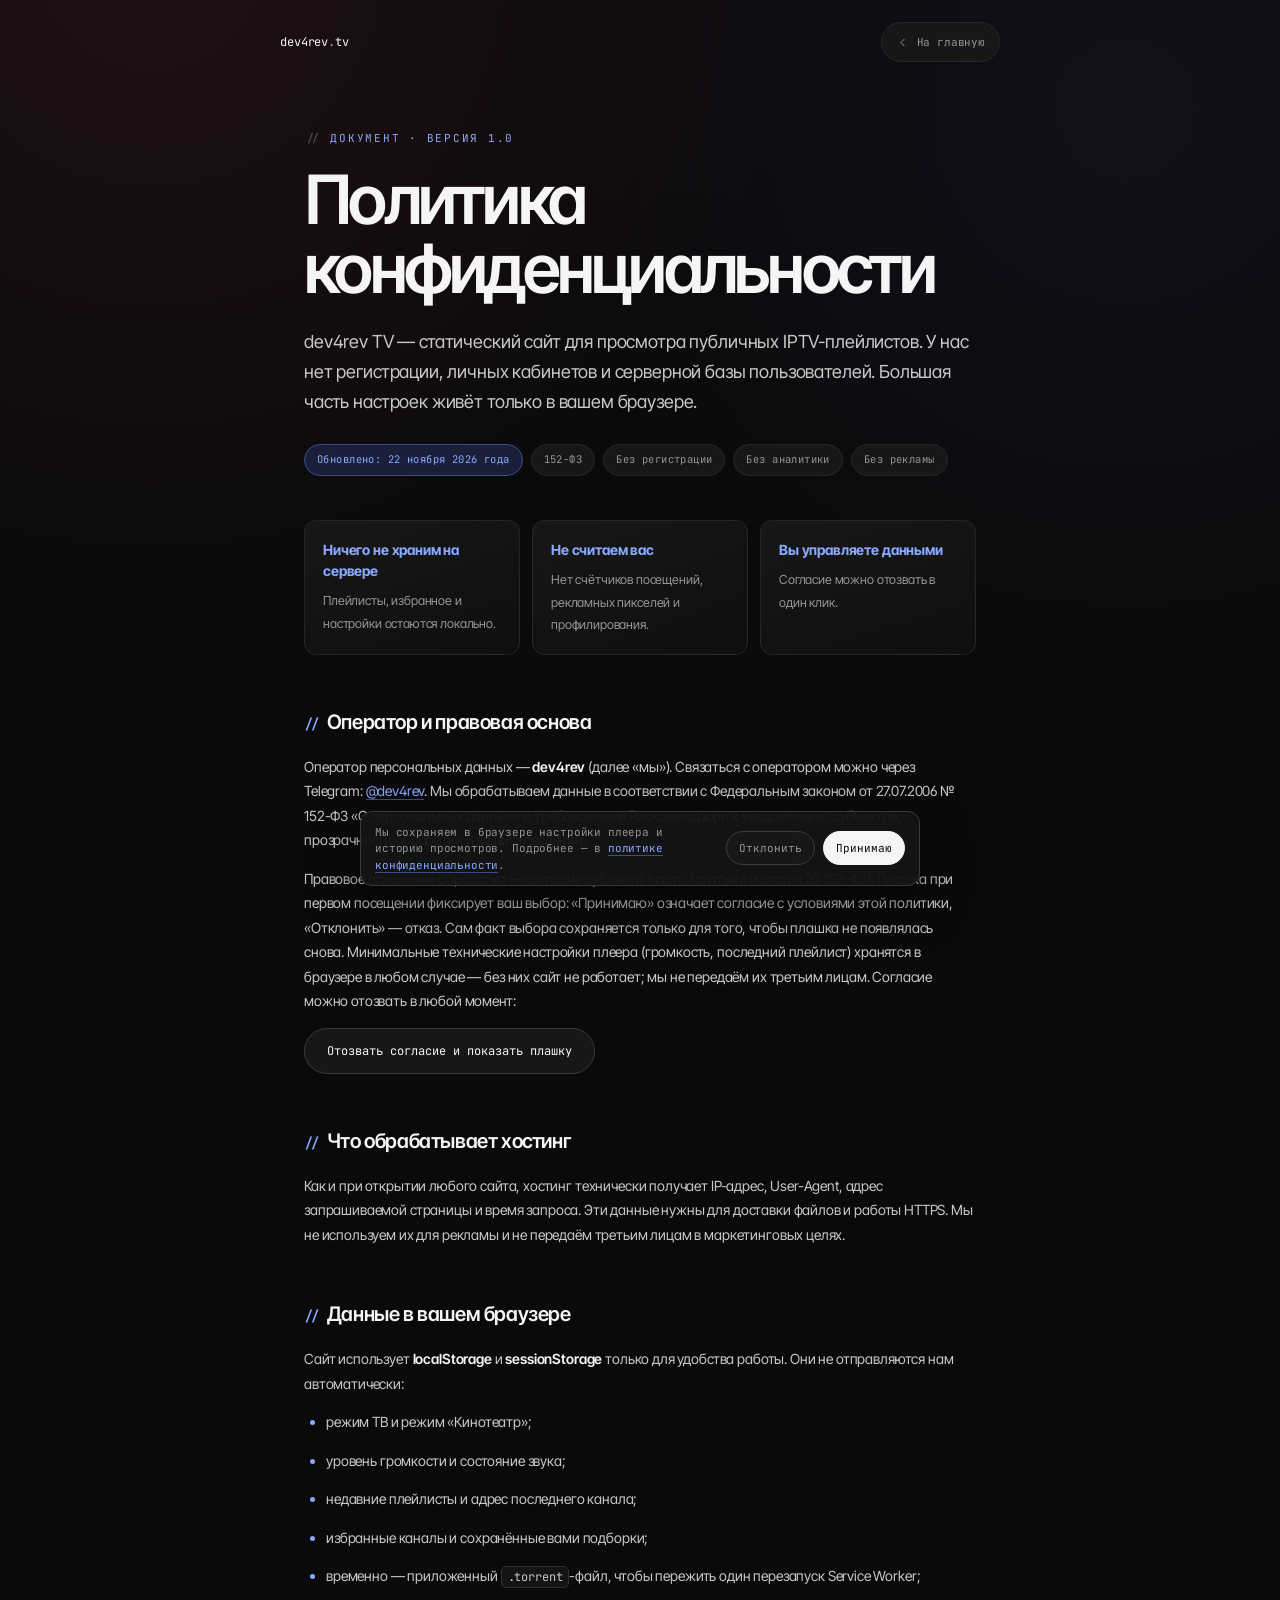
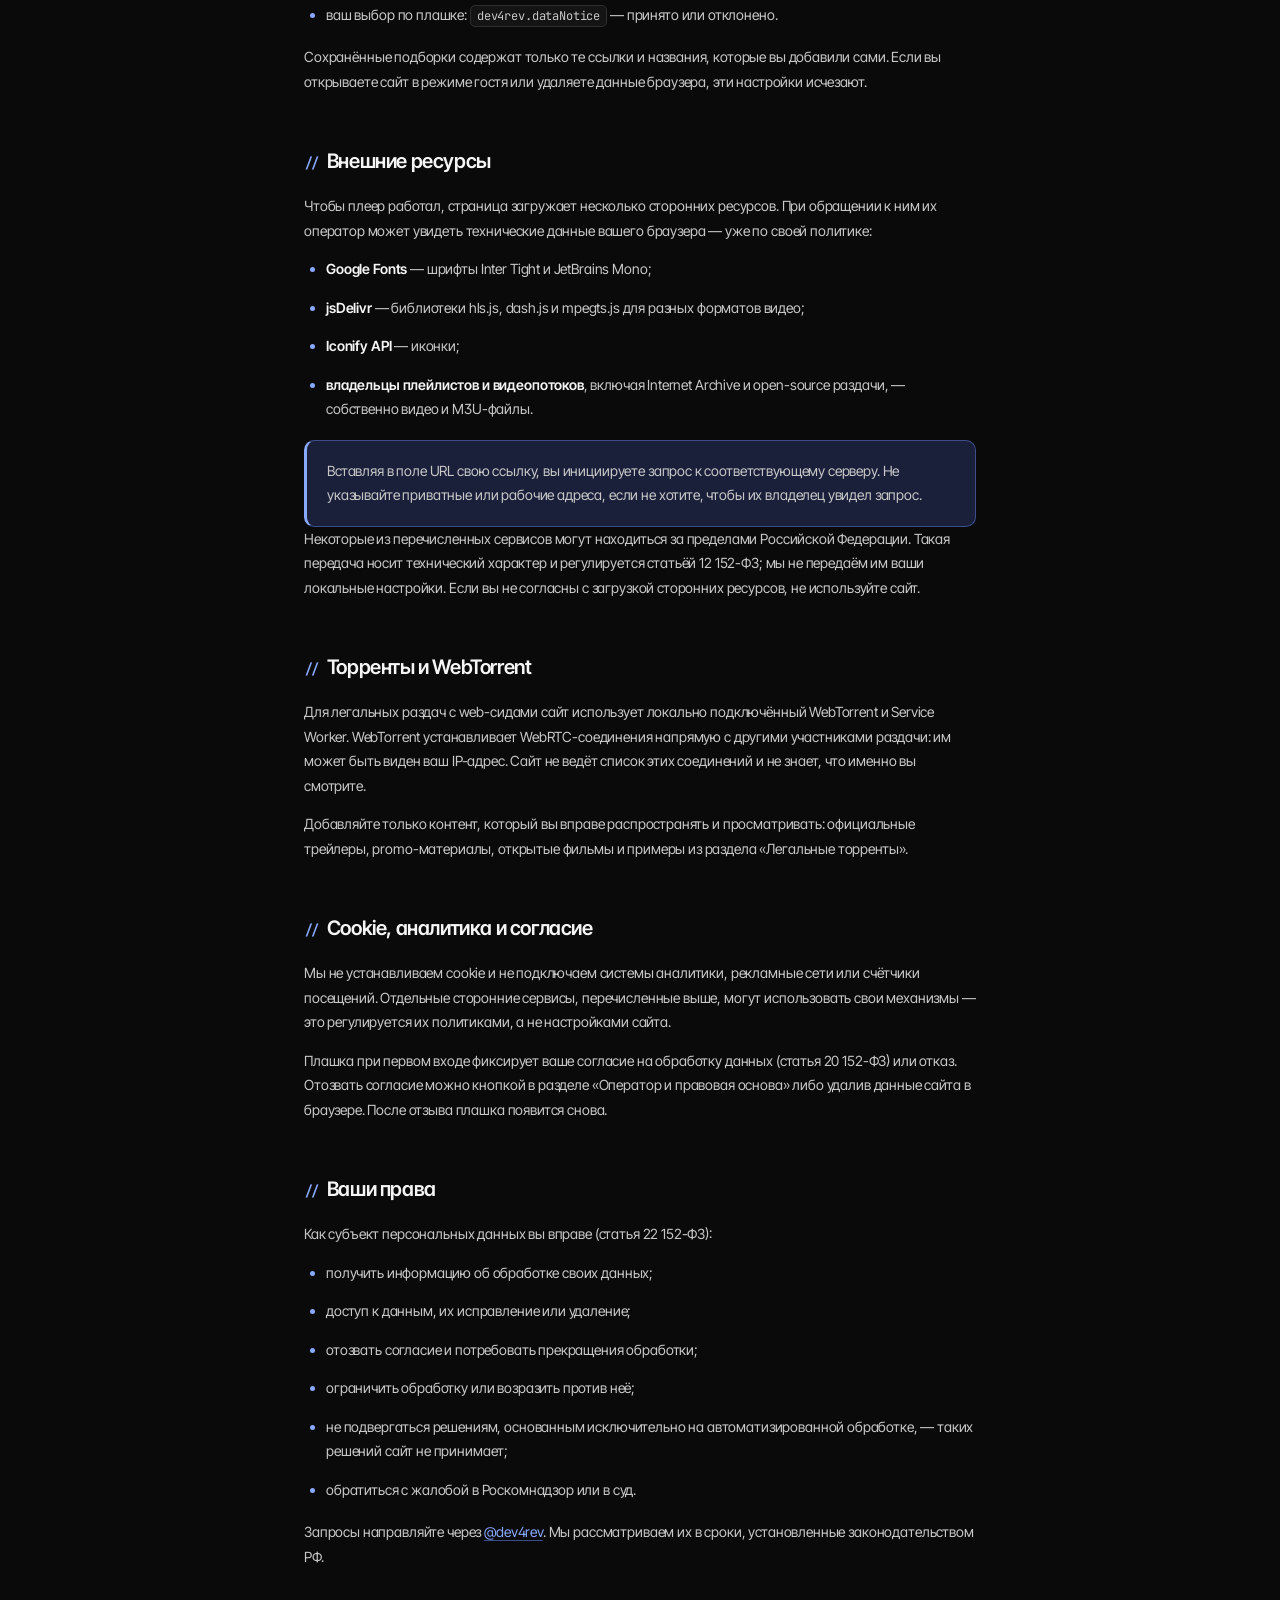
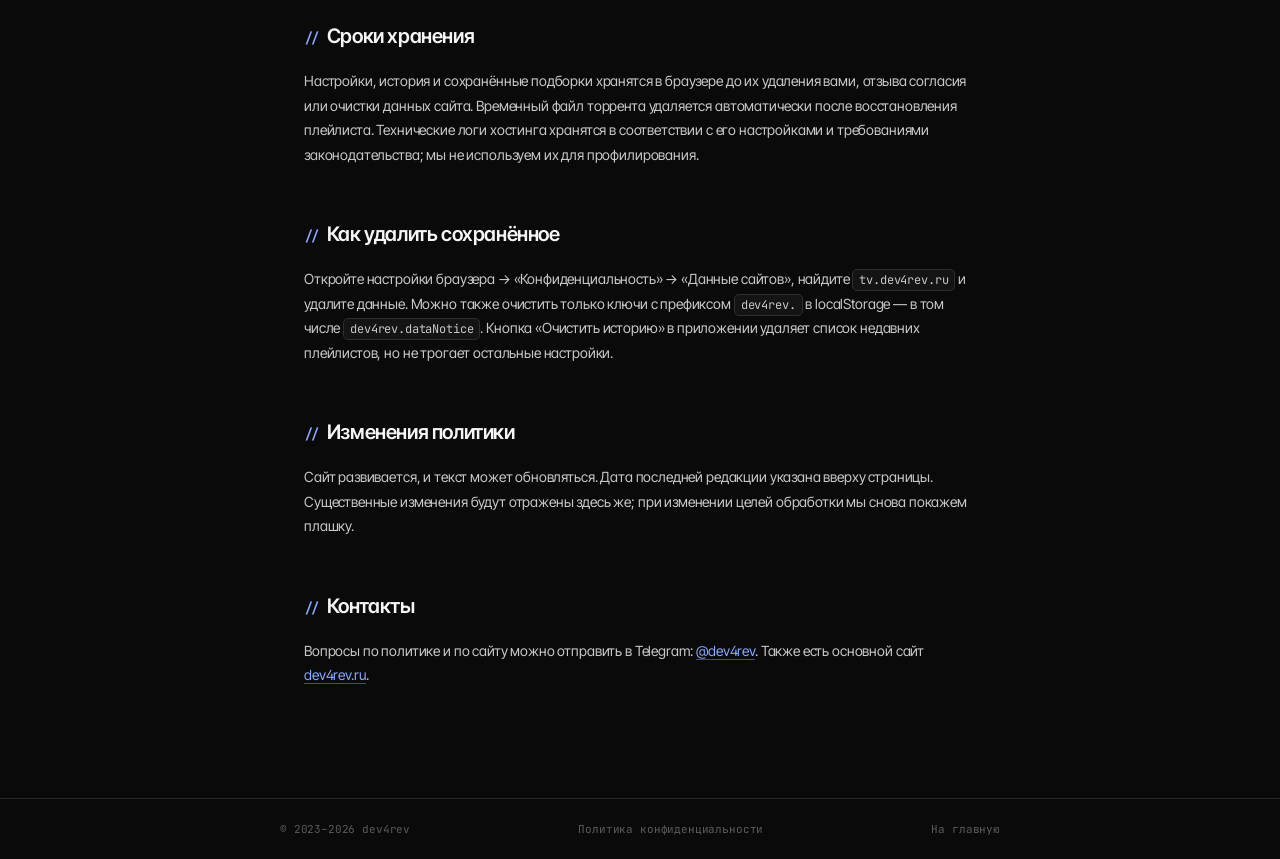
<file: privacy.html>
<!doctype html>
<html lang="ru" data-tv-mode="auto">
<head>
  <meta charset="utf-8">
  <meta name="viewport" content="width=device-width, initial-scale=1, viewport-fit=cover">
  <meta name="color-scheme" content="dark">
  <meta name="theme-color" content="#0a0a0a">
  <script src="./assets/js/theme-init.js"></script>
  <title>Политика конфиденциальности — dev4rev TV</title>
  <meta name="description" content="Политика конфиденциальности dev4rev TV: какие данные хранятся в браузере, какие внешние ресурсы загружаются и как удалить сохранённые настройки.">
  <link rel="canonical" href="https://tv.dev4rev.ru/privacy">
  <meta name="robots" content="index, follow">
  <meta name="author" content="dev4rev">
  <meta property="og:type" content="website">
  <meta property="og:site_name" content="dev4rev TV">
  <meta property="og:title" content="Политика конфиденциальности — dev4rev TV">
  <meta property="og:description" content="Статический сайт без регистрации и аналитики. Данные настроек остаются в вашем браузере.">
  <meta property="og:url" content="https://tv.dev4rev.ru/privacy">
  <meta property="og:locale" content="ru_RU">
  <link rel="icon" href="./favicon.svg" type="image/svg+xml">
  <link rel="preconnect" href="https://fonts.googleapis.com">
  <link rel="preconnect" href="https://fonts.gstatic.com" crossorigin>
  <link href="https://fonts.googleapis.com/css2?family=Inter+Tight:wght@400;500;600&family=JetBrains+Mono:wght@400;500&display=swap" rel="stylesheet">
  <link rel="stylesheet" href="./assets/css/main.css">
  <link rel="stylesheet" href="./assets/css/pages.css">
</head>
<body>
  <div class="page-shell">
    <header class="page-header">
      <div class="page-header__inner">
        <a class="page-brand" href="./">dev4rev<span class="dot">.</span>tv</a>
        <a class="page-back" href="./">
          <svg viewBox="0 0 24 24" fill="none" stroke="currentColor" stroke-width="1.8" stroke-linecap="round" stroke-linejoin="round" aria-hidden="true"><path d="M15 18l-6-6 6-6"/></svg>
          На главную
        </a>
      </div>
    </header>

    <main class="doc-page">
      <p class="doc-eyebrow">Документ · версия 1.0</p>
      <h1>Политика конфиденциальности</h1>
      <p class="doc-lead">
        dev4rev TV — статический сайт для просмотра публичных IPTV-плейлистов. У нас нет регистрации,
        личных кабинетов и серверной базы пользователей. Большая часть настроек живёт только в вашем браузере.
      </p>
      <div class="doc-meta">
        <span class="doc-chip doc-chip--accent">Обновлено: <time datetime="2026-11-22">22 ноября 2026 года</time></span>
        <span class="doc-chip">152-ФЗ</span>
        <span class="doc-chip">Без регистрации</span>
        <span class="doc-chip">Без аналитики</span>
        <span class="doc-chip">Без рекламы</span>
      </div>

      <div class="doc-cards">
        <div class="doc-card"><b>Ничего не храним на сервере</b><span>Плейлисты, избранное и настройки остаются локально.</span></div>
        <div class="doc-card"><b>Не считаем вас</b><span>Нет счётчиков посещений, рекламных пикселей и профилирования.</span></div>
        <div class="doc-card"><b>Вы управляете данными</b><span>Согласие можно отозвать в один клик.</span></div>
      </div>

      <section class="doc-section">
        <h2>Оператор и правовая основа</h2>
        <p>
          Оператор персональных данных — <strong>dev4rev</strong> (далее «мы»). Связаться с оператором можно
          через Telegram: <a href="https://t.me/dev4rev" rel="noopener noreferrer">@dev4rev</a>.
          Мы обрабатываем данные в соответствии с Федеральным законом от 27.07.2006 № 152-ФЗ
          «О персональных данных» и требованиями Роскомнадзора к уведомлению субъектов, прозрачности
          обработки и защите сведений.
        </p>
        <p>
          Правовое основание обработки — согласие субъекта (часть 1 статьи 6 и статья 20 152-ФЗ).
          Плашка при первом посещении фиксирует ваш выбор: «Принимаю» означает согласие с условиями этой
          политики, «Отклонить» — отказ. Сам факт выбора сохраняется только для того, чтобы плашка не
          появлялась снова. Минимальные технические настройки плеера (громкость, последний плейлист)
          хранятся в браузере в любом случае — без них сайт не работает; мы не передаём их третьим лицам.
          Согласие можно отозвать в любой момент:
        </p>
        <p><button type="button" class="page-btn" id="consentReset">Отозвать согласие и показать плашку</button></p>
      </section>

      <section class="doc-section">
        <h2>Что обрабатывает хостинг</h2>
        <p>
          Как и при открытии любого сайта, хостинг технически получает IP-адрес, User-Agent, адрес запрашиваемой
          страницы и время запроса. Эти данные нужны для доставки файлов и работы HTTPS. Мы не используем их
          для рекламы и не передаём третьим лицам в маркетинговых целях.
        </p>
      </section>

      <section class="doc-section">
        <h2>Данные в вашем браузере</h2>
        <p>
          Сайт использует <strong>localStorage</strong> и <strong>sessionStorage</strong> только для удобства работы.
          Они не отправляются нам автоматически:
        </p>
        <ul>
          <li>режим ТВ и режим «Кинотеатр»;</li>
          <li>уровень громкости и состояние звука;</li>
          <li>недавние плейлисты и адрес последнего канала;</li>
          <li>избранные каналы и сохранённые вами подборки;</li>
          <li>временно — приложенный <code>.torrent</code>-файл, чтобы пережить один перезапуск Service Worker;</li>
          <li>ваш выбор по плашке: <code>dev4rev.dataNotice</code> — принято или отклонено.</li>
        </ul>
        <p>
          Сохранённые подборки содержат только те ссылки и названия, которые вы добавили сами. Если вы открываете
          сайт в режиме гостя или удаляете данные браузера, эти настройки исчезают.
        </p>
      </section>

      <section class="doc-section">
        <h2>Внешние ресурсы</h2>
        <p>
          Чтобы плеер работал, страница загружает несколько сторонних ресурсов. При обращении к ним их оператор
          может увидеть технические данные вашего браузера — уже по своей политике:
        </p>
        <ul>
          <li><strong>Google Fonts</strong> — шрифты Inter Tight и JetBrains Mono;</li>
          <li><strong>jsDelivr</strong> — библиотеки hls.js, dash.js и mpegts.js для разных форматов видео;</li>
          <li><strong>Iconify API</strong> — иконки;</li>
          <li><strong>владельцы плейлистов и видеопотоков</strong>, включая Internet Archive и open-source раздачи, — собственно видео и M3U-файлы.</li>
        </ul>
        <div class="doc-note">
          <p>
            Вставляя в поле URL свою ссылку, вы инициируете запрос к соответствующему серверу. Не указывайте
            приватные или рабочие адреса, если не хотите, чтобы их владелец увидел запрос.
          </p>
        </div>
        <p>
          Некоторые из перечисленных сервисов могут находиться за пределами Российской Федерации. Такая
          передача носит технический характер и регулируется статьёй 12 152-ФЗ; мы не передаём им ваши
          локальные настройки. Если вы не согласны с загрузкой сторонних ресурсов, не используйте сайт.
        </p>
      </section>

      <section class="doc-section">
        <h2>Торренты и WebTorrent</h2>
        <p>
          Для легальных раздач с web-сидами сайт использует локально подключённый WebTorrent и Service Worker.
          WebTorrent устанавливает WebRTC-соединения напрямую с другими участниками раздачи: им может быть
          виден ваш IP-адрес. Сайт не ведёт список этих соединений и не знает, что именно вы смотрите.
        </p>
        <p>
          Добавляйте только контент, который вы вправе распространять и просматривать: официальные трейлеры,
          promo-материалы, открытые фильмы и примеры из раздела «Легальные торренты».
        </p>
      </section>

      <section class="doc-section">
        <h2>Cookie, аналитика и согласие</h2>
        <p>
          Мы не устанавливаем cookie и не подключаем системы аналитики, рекламные сети или счётчики посещений.
          Отдельные сторонние сервисы, перечисленные выше, могут использовать свои механизмы — это регулируется
          их политиками, а не настройками сайта.
        </p>
        <p>
          Плашка при первом входе фиксирует ваше согласие на обработку данных (статья 20 152-ФЗ) или отказ.
          Отозвать согласие можно кнопкой в разделе «Оператор и правовая основа» либо удалив данные сайта
          в браузере. После отзыва плашка появится снова.
        </p>
      </section>

      <section class="doc-section">
        <h2>Ваши права</h2>
        <p>
          Как субъект персональных данных вы вправе (статья 22 152-ФЗ):
        </p>
        <ul>
          <li>получить информацию об обработке своих данных;</li>
          <li>доступ к данным, их исправление или удаление;</li>
          <li>отозвать согласие и потребовать прекращения обработки;</li>
          <li>ограничить обработку или возразить против неё;</li>
          <li>не подвергаться решениям, основанным исключительно на автоматизированной обработке, — таких решений сайт не принимает;</li>
          <li>обратиться с жалобой в Роскомнадзор или в суд.</li>
        </ul>
        <p>
          Запросы направляйте через <a href="https://t.me/dev4rev" rel="noopener noreferrer">@dev4rev</a>.
          Мы рассматриваем их в сроки, установленные законодательством РФ.
        </p>
      </section>

      <section class="doc-section">
        <h2>Сроки хранения</h2>
        <p>
          Настройки, история и сохранённые подборки хранятся в браузере до их удаления вами, отзыва согласия
          или очистки данных сайта. Временный файл торрента удаляется автоматически после восстановления
          плейлиста. Технические логи хостинга хранятся в соответствии с его настройками и требованиями
          законодательства; мы не используем их для профилирования.
        </p>
      </section>

      <section class="doc-section">
        <h2>Как удалить сохранённое</h2>
        <p>
          Откройте настройки браузера → «Конфиденциальность» → «Данные сайтов», найдите <code>tv.dev4rev.ru</code>
          и удалите данные. Можно также очистить только ключи с префиксом <code>dev4rev.</code> в localStorage —
          в том числе <code>dev4rev.dataNotice</code>. Кнопка «Очистить историю» в приложении удаляет список
          недавних плейлистов, но не трогает остальные настройки.
        </p>
      </section>

      <section class="doc-section">
        <h2>Изменения политики</h2>
        <p>
          Сайт развивается, и текст может обновляться. Дата последней редакции указана вверху страницы.
          Существенные изменения будут отражены здесь же; при изменении целей обработки мы снова покажем плашку.
        </p>
      </section>

      <section class="doc-section">
        <h2>Контакты</h2>
        <p>
          Вопросы по политике и по сайту можно отправить в Telegram:
          <a href="https://t.me/dev4rev" rel="noopener noreferrer">@dev4rev</a>.
          Также есть основной сайт <a href="https://dev4rev.ru/" rel="noopener noreferrer">dev4rev.ru</a>.
        </p>
      </section>
    </main>

    <footer class="page-footer">
      <div class="page-footer__inner">
        <span>© 2023–2026 dev4rev</span>
        <a href="./privacy">Политика конфиденциальности</a>
        <a href="./">На главную</a>
      </div>
    </footer>
  </div>
  <script src="./assets/js/consent.js" defer></script>
</body>
</html>
</file>
<file: assets/css/main.css>
/* ═══════════════════════════════════════════════════════════════════════
   dev4rev · TV — design system styles
   Version 2.6 · 2026
   ═══════════════════════════════════════════════════════════════════════ */

/* ─── 01 · TOKENS ─────────────────────────────────────────────────────── */

/* Единственная тема — тёмный «кинотеатр». Выбора светлой/авто нет. */
:root {
  color-scheme: dark;
  --bg:        #0a0a0a;
  --surface:   #171717;
  --surface-h: #1f1f1f;

  --field-bg:       #141414;
  --field-bg-h:     #1a1a1a;
  --field-border:   #2e2e2e;
  --field-border-h: #454545;

  --ink:      #f5f5f5;
  --ink-soft: #c7c7c7;
  --muted:    #949494;
  --faint:    #5c5c5c;

  --line:   #262626;
  --line-h: #3a3a3a;

  --accent:      #89a8ff;
  --accent-soft: #1a1f3a;
  --accent-line: #3d4d8c;

  --ok:   #4ade80;
  --warn: #fbbf24;
  --err:  #f87171;

  --maxw: 720px;
  --ease: cubic-bezier(0.22, 1, 0.36, 1);

  --base-size: 15px;
  --gap: 6px;
  --radius-card: 12px;
  --radius-input: 999px;
  --input-h: 48px;

  --topbar-h: 64px;
  --player-h: 400px;
}

/* ─── 02 · TV MODE ───────────────────────────────────────────────────── */

html[data-tv-mode="on"] {
  --base-size: 20px;
  --maxw: 1600px;
  --gap: 10px;
  --radius-card: 16px;
  --input-h: 64px;
  --topbar-h: 96px;
  --player-h: 900px;
}

/* ─── 03 · RESET & BASE ──────────────────────────────────────────────── */

* { box-sizing: border-box; }

html {
  scroll-behavior: smooth;
  scroll-padding-top: calc(var(--topbar-h) + 8px);
  /* Скрытая панель каналов уезжает за правый край через transform —
     без clip она расширяет документ и даёт горизонтальный скролл. */
  overflow-x: clip;
}

@media (prefers-reduced-motion: reduce) {
  html { scroll-behavior: auto; }
  *, *::before, *::after {
    transition: none !important;
    animation: none !important;
  }
}

body {
  margin: 0;
  overflow-x: clip;
  /* Фон подстраивается под активную подборку/канал через динамические токены. */
  background:
    radial-gradient(circle at 12% -5%, color-mix(in srgb, var(--dynamic-accent) 9%, transparent), transparent 45%),
    radial-gradient(circle at 88% 12%, color-mix(in srgb, var(--dynamic-accent-2) 7%, transparent), transparent 42%),
    var(--bg);
  background-attachment: fixed;
  color: var(--ink);
  font-family: 'Inter Tight', -apple-system, BlinkMacSystemFont, 'Segoe UI', Roboto, sans-serif;
  font-size: var(--base-size);
  line-height: 1.5;
  letter-spacing: -0.01em;
  -webkit-font-smoothing: antialiased;
  text-rendering: optimizeLegibility;
  font-feature-settings: "cv11", "ss01", "calt";
  min-height: 100vh;
  display: flex;
  flex-direction: column;
  transition: background-color 0.3s ease, color 0.3s ease;
}
html[data-tv-mode="on"] body {
  font-size: 20px;
  line-height: 1.55;
}
body.is-idle { cursor: none; }

.mono {
  font-family: 'JetBrains Mono', ui-monospace, SFMono-Regular, Menlo, monospace;
  letter-spacing: -0.01em;
}

/* ─── 04 · REVEAL ───────────────────────────────────────────────────── */

.reveal {
  opacity: 1;
  transform: none;
  transition: opacity 0.7s var(--ease), transform 0.7s var(--ease);
}
.reveal.is-pending { opacity: 0; transform: translateY(20px); }
.reveal.is-pending.is-visible { opacity: 1; transform: translateY(0); }

/* ─── 05 · TOPBAR ───────────────────────────────────────────────────── */

.topbar {
  position: fixed;
  top: 0;
  left: var(--vv-x, 0);
  right: auto;
  width: var(--vv-w, 100vw);
  z-index: 50;
  display: flex;
  justify-content: center;
  padding: 16px 24px;
  pointer-events: none;
  transition: background 0.3s ease, border-color 0.3s ease, opacity 0.25s ease, transform 0.25s ease, visibility 0s linear 0s;
}
body.cinema-immersive .topbar,
body:has(.player__video-wrap:fullscreen) .topbar,
body:has(.player__video-wrap:-webkit-full-screen) .topbar {
  opacity: 0;
  visibility: hidden;
  pointer-events: none;
  transform: translateY(-100%);
  transition: background 0.3s ease, border-color 0.3s ease, opacity 0.25s ease, transform 0.25s ease, visibility 0s linear 0.25s;
}
html[data-tv-mode="on"] .topbar { padding: 24px 40px; }

.topbar.scrolled {
  background: rgba(10,10,10,0.88);
  backdrop-filter: blur(12px) saturate(1.5);
  -webkit-backdrop-filter: blur(12px) saturate(1.5);
  border-bottom: 1px solid var(--line);
}

.topbar__inner {
  width: 100%;
  max-width: var(--maxw);
  display: flex;
  justify-content: space-between;
  align-items: center;
  gap: 12px;
  pointer-events: auto;
}

.topbar__brand {
  font-family: 'JetBrains Mono', monospace;
  font-size: 12px;
  font-weight: 500;
  color: var(--ink);
  text-decoration: none;
  transition: color 0.15s;
}
html[data-tv-mode="on"] .topbar__brand { font-size: 16px; }
.topbar__brand:hover { color: var(--accent); }
.topbar__brand .dot { color: var(--accent); }

.topbar__right { display: flex; align-items: center; gap: 8px; }
html[data-tv-mode="on"] .topbar__right { gap: 12px; }

.tv-toggle {
  display: inline-flex;
  align-items: center;
  gap: 6px;
  height: 26px;
  padding: 0 10px;
  font-family: 'JetBrains Mono', monospace;
  font-size: 11px;
  color: var(--muted);
  background: none;
  border: 1px solid var(--line);
  border-radius: 999px;
  cursor: pointer;
  transition: color 0.15s, border-color 0.15s, background 0.15s;
}
html[data-tv-mode="on"] .tv-toggle {
  height: 36px;
  padding: 0 16px;
  font-size: 14px;
  gap: 8px;
}
/* Ясный активный индикатор: цветная точка */
.tv-toggle.is-active { position: relative; }
.tv-toggle.is-active::after {
  content: '';
  position: absolute;
  right: 4px;
  top: 4px;
  width: 5px;
  height: 5px;
  border-radius: 50%;
  background: var(--accent);
  box-shadow: 0 0 6px var(--accent);
}
html[data-cinema="on"] .tv-toggle.is-active::after {
  background: var(--cinema-accent);
  box-shadow: 0 0 6px var(--cinema-accent);
}
.tv-toggle svg { width: 12px; height: 12px; stroke-width: 1.5; }
html[data-tv-mode="on"] .tv-toggle svg { width: 18px; height: 18px; }
.tv-toggle__label { display: none; }
html[data-tv-mode="on"] .tv-toggle__label { display: inline; }
.tv-toggle:hover,
.tv-toggle.is-active {
  color: var(--accent);
  border-color: var(--accent-line);
  background: var(--accent-soft);
}

/* ─── 06 · HERO ─────────────────────────────────────────────────────── */

.hero {
  min-height: 0;
  padding: 96px 24px 24px;
  text-align: center;
}
html[data-tv-mode="on"] .hero { padding: 160px 40px 40px; }

.hero__inner {
  width: 100%;
  max-width: var(--maxw);
  margin: 0 auto;
  display: flex;
  flex-direction: column;
  align-items: center;
  gap: 16px;
}
html[data-tv-mode="on"] .hero__inner { gap: 24px; max-width: 1100px; }

.hero__eyebrow {
  font-family: 'JetBrains Mono', monospace;
  font-size: 10.5px;
  color: var(--muted);
  letter-spacing: 0.08em;
  text-transform: uppercase;
  margin: 0;
}
html[data-tv-mode="on"] .hero__eyebrow { font-size: 14px; }

.playlist-bar {
  width: 100%;
  max-width: 640px;
  display: flex;
  gap: var(--gap);
  margin-top: 8px;
}
html[data-tv-mode="on"] .playlist-bar { max-width: 900px; margin-top: 16px; gap: 12px; }

.playlist-bar__field { position: relative; flex: 1; min-width: 0; display: flex; }

.playlist-bar__input {
  flex: 1;
  min-width: 0;
  height: var(--input-h);
  padding: 0 48px 0 22px;
  font-family: 'JetBrains Mono', ui-monospace, monospace;
  font-size: 12.5px;
  color: var(--ink);
  background: var(--field-bg);
  border: 1px solid var(--field-border);
  border-radius: var(--radius-input);
  outline: none;
  transition: border-color 0.2s ease, background 0.2s ease, box-shadow 0.2s ease;
}
html[data-tv-mode="on"] .playlist-bar__input { font-size: 16px; padding: 0 56px 0 32px; }
.playlist-bar__input::placeholder { color: var(--muted); }
.playlist-bar__input:hover { border-color: var(--field-border-h); }
.playlist-bar__input:focus {
  border-color: var(--accent);
  background: var(--field-bg-h);
  box-shadow: 0 0 0 4px var(--accent-soft);
}

.playlist-bar__btn {
  display: inline-flex;
  align-items: center;
  justify-content: center;
  gap: 8px;
  padding: 0 24px;
  height: var(--input-h);
  font-family: 'Inter Tight', sans-serif;
  font-size: 14px;
  font-weight: 500;
  letter-spacing: -0.01em;
  color: var(--bg);
  background: var(--ink);
  border: none;
  border-radius: var(--radius-input);
  cursor: pointer;
  white-space: nowrap;
  transition: opacity 0.15s ease;
}
html[data-tv-mode="on"] .playlist-bar__btn { font-size: 18px; padding: 0 40px; gap: 12px; }
.playlist-bar__btn svg { width: 14px; height: 14px; }
html[data-tv-mode="on"] .playlist-bar__btn svg { width: 20px; height: 20px; }
.playlist-bar__btn:hover { opacity: 0.88; }
.playlist-bar__btn[disabled] { opacity: .45; cursor: wait; }

.playlist-bar__attach {
  position: absolute;
  top: 50%;
  right: 10px;
  transform: translateY(-50%);
  display: inline-flex;
  align-items: center;
  justify-content: center;
  width: 28px;
  height: 28px;
  padding: 0;
  color: var(--muted);
  background: transparent;
  border: 0;
  border-radius: 8px;
  cursor: pointer;
  overflow: hidden;
  transition: color 0.15s, background 0.15s;
}
.playlist-bar__attach input {
  position: absolute;
  inset: 0;
  width: 100%;
  height: 100%;
  opacity: 0;
  cursor: pointer;
}
.playlist-bar__attach svg { width: 15px; height: 15px; }
.playlist-bar__attach:hover,
.playlist-bar__attach.is-active {
  color: var(--accent);
  background: var(--accent-soft);
}
.playlist-bar__attach:focus-visible { outline: 2px solid var(--dynamic-accent); outline-offset: 2px; }
html[data-tv-mode="on"] .playlist-bar__attach { right: 16px; width: 32px; height: 32px; }
html[data-tv-mode="on"] .playlist-bar__attach svg { width: 20px; height: 20px; }
html[data-cinema="on"] .playlist-bar__attach { color: var(--cinema-muted); background: transparent; }
html[data-cinema="on"] .playlist-bar__attach:hover,
html[data-cinema="on"] .playlist-bar__attach.is-active {
  color: var(--accent-contrast);
  background: var(--dynamic-accent);
}

.share-btn {
  display: inline-flex;
  align-items: center;
  justify-content: center;
  gap: 8px;
  height: var(--input-h);
  padding: 0 16px;
  font-family: 'Inter Tight', sans-serif;
  font-size: 13px;
  font-weight: 500;
  color: var(--ink);
  background: var(--surface);
  border: 1px solid var(--line);
  border-radius: var(--radius-input);
  cursor: pointer;
  white-space: nowrap;
  transition: color 0.15s, border-color 0.15s, background 0.15s;
}
.share-btn svg { width: 15px; height: 15px; flex-shrink: 0; }
.share-btn:hover,
.share-btn[aria-expanded="true"] {
  color: var(--accent);
  border-color: var(--accent-line);
  background: var(--accent-soft);
}
html[data-tv-mode="on"] .share-btn { font-size: 16px; padding: 0 24px; gap: 12px; }
html[data-tv-mode="on"] .share-btn svg { width: 20px; height: 20px; }

.playlist-status {
  font-family: 'JetBrains Mono', monospace;
  font-size: 11px;
  color: var(--faint);
  min-height: 16px;
  margin: 4px 0 0;
  text-align: center;
  transition: color 0.2s ease;
}
html[data-tv-mode="on"] .playlist-status { font-size: 14px; }
.playlist-status.is-error { color: var(--err); }
.playlist-status.is-ok { color: var(--ok); }

.playlist-links-help { position: relative; z-index: 200; width: fit-content; margin-top: 6px; }
.playlist-links-help__trigger {
  display: inline-flex;
  align-items: center;
  gap: 6px;
  padding: 2px 0;
  font-family: 'JetBrains Mono', ui-monospace, monospace;
  font-size: 10.5px;
  color: var(--faint);
  background: none;
  border: 0;
  border-bottom: 1px dashed var(--line-h);
  cursor: help;
}
.playlist-links-help__trigger svg { width: 12px; height: 12px; flex-shrink: 0; }
.playlist-links-help__trigger:hover,
.playlist-links-help__trigger[aria-expanded="true"] {
  color: var(--accent);
  border-bottom-color: var(--dynamic-accent);
}
.playlist-links-help__trigger:focus-visible { outline: 2px solid var(--dynamic-accent); outline-offset: 3px; }
.playlist-links-help__tip {
  position: absolute;
  top: calc(100% + 8px);
  left: 50%;
  transform: translateX(-50%);
  z-index: 201;
  width: min(520px, calc(100vw - 32px));
  padding: 12px 14px;
  color: var(--ink);
  background: #16161c;
  border: 1px solid var(--line-h);
  border-radius: 14px;
  box-shadow: 0 22px 60px rgba(0, 0, 0, 0.75);
  opacity: 1 !important;
  backdrop-filter: none;
}
.playlist-links-help__tip[hidden] { display: none !important; }
.playlist-links-help__tip strong { display: block; margin-bottom: 8px; font-size: 12px; }
.playlist-links-help__tip p { margin: 0 0 8px; font-size: 11px; line-height: 1.5; color: var(--muted); }
.playlist-links-help__tip b { display: block; margin-bottom: 3px; color: var(--ink); font-weight: 600; }
.playlist-links-help__tip code {
  display: block;
  padding: 6px 8px;
  color: var(--ink);
  font-family: 'JetBrains Mono', ui-monospace, monospace;
  font-size: 10px;
  line-height: 1.5;
  word-break: break-all;
  background: rgba(255, 255, 255, 0.05);
  border-radius: 8px;
}
.playlist-links-help__tip .playlist-links-help__note { margin-bottom: 0; }
html[data-tv-mode="on"] .playlist-links-help__trigger { font-size: 13px; }
html[data-cinema="on"] .playlist-links-help__trigger { color: var(--cinema-muted); }
html[data-cinema="on"] .playlist-links-help__tip {
  color: var(--cinema-ink);
  background: #17171f;
  border-color: var(--cinema-line);
}
html[data-cinema="on"] .playlist-links-help__tip code { color: var(--cinema-ink-2); }

/* ─── 07 · CONTENT ─────────────────────────────────────────────────── */

.content {
  width: 100%;
  max-width: var(--maxw);
  margin: 0 auto;
  padding: 0 24px 80px;
}
html[data-tv-mode="on"] .content { padding: 0 40px 120px; }

/* ─── 08 · SOURCES ─────────────────────────────────────────────────── */

.sources { margin-top: 40px; }
.sources + .sources { margin-top: 32px; }
html[data-tv-mode="on"] .sources { margin-top: 64px; }
html[data-tv-mode="on"] .sources + .sources { margin-top: 48px; }

.sources__head {
  display: flex;
  align-items: baseline;
  justify-content: space-between;
  gap: 12px;
  margin-bottom: 14px;
}
html[data-tv-mode="on"] .sources__head { margin-bottom: 24px; }

.sources__head--button {
  cursor: pointer;
  list-style: none;
  user-select: none;
}
.sources__head--button::-webkit-details-marker { display: none; }
.sources__head--button:hover .sources__eyebrow { color: var(--accent); }

.sources__chev {
  width: 12px;
  height: 12px;
  color: var(--faint);
  transition: transform 0.25s var(--ease);
  flex-shrink: 0;
  margin-left: 4px;
}
html[data-tv-mode="on"] .sources__chev { width: 16px; height: 16px; }
.sources__details[open] .sources__chev { transform: rotate(180deg); }

.sources__eyebrow {
  font-family: 'JetBrains Mono', monospace;
  font-size: 10.5px;
  color: var(--faint);
  text-transform: uppercase;
  letter-spacing: 0.08em;
  transition: color 0.15s;
}
html[data-tv-mode="on"] .sources__eyebrow { font-size: 14px; letter-spacing: 0.1em; }

.sources__hint {
  font-size: 10.5px;
  color: var(--faint);
  letter-spacing: -0.01em;
  margin-left: auto;
  margin-right: 8px;
}
html[data-tv-mode="on"] .sources__hint { font-size: 13px; }

.sources__clear {
  background: none;
  border: none;
  padding: 2px 0;
  font-family: 'JetBrains Mono', monospace;
  font-size: 10.5px;
  color: var(--faint);
  cursor: pointer;
  text-decoration: underline;
  text-underline-offset: 3px;
  text-decoration-color: var(--line-h);
  transition: color 0.15s, text-decoration-color 0.15s;
}
html[data-tv-mode="on"] .sources__clear { font-size: 13px; }
.sources__clear:hover {
  color: var(--err);
  text-decoration-color: var(--err);
}

.sources__details { padding: 0; }
.sources__details > summary { display: flex; }
/* Recent */
.recent-list {
  list-style: none;
  margin: 0;
  padding: 0;
  border-top: 1px solid var(--line);
}
.recent {
  display: flex;
  align-items: center;
  gap: 10px;
  padding: 12px 4px;
  border-bottom: 1px solid var(--line);
}
html[data-tv-mode="on"] .recent { padding: 20px 8px; gap: 16px; }

.recent__body {
  flex: 1;
  min-width: 0;
  display: flex;
  flex-direction: column;
  gap: 3px;
  cursor: pointer;
  background: none;
  border: none;
  padding: 4px 8px;
  text-align: left;
  color: inherit;
  font-family: inherit;
  border-radius: 6px;
  transition: background 0.15s;
}
.recent__body:hover { background: var(--surface); }
.recent__body:focus-visible {
  outline: 2px solid var(--accent);
  outline-offset: 2px;
}

.recent__title {
  font-family: 'Inter Tight', sans-serif;
  font-size: 13.5px;
  color: var(--ink);
  letter-spacing: -0.005em;
  white-space: nowrap;
  overflow: hidden;
  text-overflow: ellipsis;
}
html[data-tv-mode="on"] .recent__title { font-size: 18px; }

.recent__meta {
  font-family: 'JetBrains Mono', monospace;
  font-size: 10px;
  color: var(--faint);
  white-space: nowrap;
  overflow: hidden;
  text-overflow: ellipsis;
}
html[data-tv-mode="on"] .recent__meta { font-size: 13px; }

.recent__remove {
  flex-shrink: 0;
  background: none;
  border: none;
  color: var(--faint);
  cursor: pointer;
  padding: 8px;
  border-radius: 6px;
  line-height: 0;
  transition: color 0.15s, background 0.15s;
}
.recent__remove:hover {
  color: var(--err);
  background: var(--surface);
}
.recent__remove svg { width: 14px; height: 14px; }
html[data-tv-mode="on"] .recent__remove svg { width: 20px; height: 20px; }

/* ─── 08b · CINEMA ─────────────────────────────────────────────────── */

html[data-cinema="on"] .player__video-wrap,
html[data-cinema="on"] .cinema-panel,
html[data-cinema="on"] .topbar { z-index: 20; }

/* ── Кнопка «Кинотеатр» в шапке ── */
.cinema-toggle {
  display: inline-flex;
  align-items: center;
  gap: 6px;
  height: 26px;
  padding: 0 10px;
  font-family: 'JetBrains Mono', monospace;
  font-size: 11px;
  color: var(--muted);
  background: none;
  border: 1px solid var(--line);
  border-radius: 999px;
  cursor: pointer;
  transition: color 0.15s, border-color 0.15s, background 0.15s;
}
html[data-tv-mode="on"] .cinema-toggle { height: 36px; padding: 0 16px; font-size: 14px; gap: 8px; }
.cinema-toggle svg { width: 13px; height: 13px; }
html[data-tv-mode="on"] .cinema-toggle svg { width: 18px; height: 18px; }
.cinema-toggle__label { display: inline; }
.cinema-toggle:hover,
.cinema-toggle.is-active {
  color: #0a0a0a;
  background: #f5f5f5;
  border-color: #f5f5f5;
}

/* ── 08c · LAMPA-ВДОХНОВЛЁННАЯ ГЛАВНАЯ ────────────────────────────── */

/* Полки/карусели карточек, как в Lampa */
.shelf { margin-top: 44px; }
.shelf + .sources { margin-top: 44px; }
html[data-tv-mode="on"] .shelf { margin-top: 64px; }

.shelf__search-row {
  display: flex;
  margin-bottom: 18px;
}
.shelf__head {
  display: flex;
  align-items: flex-end;
  justify-content: space-between;
  gap: 16px;
  margin-bottom: 16px;
}
.shelf__eyebrow {
  font-family: 'JetBrains Mono', monospace;
  font-size: 10px;
  letter-spacing: 0.14em;
  text-transform: uppercase;
  color: var(--muted);
  margin: 0 0 5px;
}
.shelf__title {
  font-family: 'Inter Tight', sans-serif;
  font-size: 21px;
  font-weight: 600;
  letter-spacing: -0.03em;
  margin: 0;
}
html[data-tv-mode="on"] .shelf__title { font-size: 30px; }
.shelf__all {
  display: inline-flex;
  align-items: center;
  gap: 5px;
  flex-shrink: 0;
  padding: 7px 12px;
  font-family: 'JetBrains Mono', monospace;
  font-size: 10.5px;
  color: var(--muted);
  background: var(--surface);
  border: 1px solid var(--line);
  border-radius: 999px;
  cursor: pointer;
  transition: color 0.15s, border-color 0.15s, background 0.15s;
}
.shelf__all svg { width: 13px; height: 13px; }
.shelf__all:hover { color: var(--accent); border-color: var(--accent-line); background: var(--accent-soft); }

.shelf__actions { display: flex; align-items: center; gap: 8px; flex-shrink: 0; }
.shelf__search {
  position: relative;
  display: inline-flex;
  align-items: center;
  gap: 9px;
  width: 100%;
  /* Во всю ширину контейнера подборок (без отдельного максимума). */
  max-width: none;
  box-sizing: border-box;
  height: 38px;
  padding: 0 14px;
  background: var(--surface);
  border: 1px solid var(--line);
  border-radius: 999px;
  transition: border-color 0.15s, box-shadow 0.15s;
}
.shelf__search:hover { border-color: var(--line-h); }
/* Один видимый контур: без подсвеченной «вложенности» внутреннего поля. */
.shelf__search:focus-within {
  border-color: var(--dynamic-accent);
  background: var(--surface);
  box-shadow: 0 0 0 2px color-mix(in srgb, var(--dynamic-accent) 22%, transparent);
}
.shelf__search svg { width: 16px; height: 16px; color: var(--muted); flex-shrink: 0; }
.shelf__search input {
  display: block;
  width: 100%;
  min-width: 0;
  height: 100%;
  padding: 0;
  font-family: 'Inter Tight', sans-serif;
  font-size: 12px;
  color: var(--ink);
  background: transparent;
  border: 0;
  outline: 0;
  box-shadow: none;
  appearance: none;
  -webkit-appearance: none;
}
.shelf__search input:focus,
.shelf__search input:focus-visible { outline: 0; border: 0; box-shadow: none; }
.shelf__search input::-webkit-search-cancel-button { -webkit-appearance: none; }
.shelf__search input::placeholder { color: var(--muted); }
.shelf__search-clear {
  display: inline-flex;
  align-items: center;
  gap: 5px;
  flex: 0 0 auto;
  height: 26px;
  padding: 0 9px 0 6px;
  font-family: 'JetBrains Mono', monospace;
  font-size: 10px;
  color: var(--muted);
  background: rgba(255, 255, 255, 0.06);
  border: 1px solid var(--line);
  border-radius: 999px;
  cursor: pointer;
  transition: color 0.15s, border-color 0.15s, background 0.15s;
}
.shelf__search-clear[hidden] { display: none !important; }
.shelf__search-clear svg { width: 12px; height: 12px; }
.shelf__search-clear:hover {
  color: var(--ink);
  border-color: var(--dynamic-accent);
  background: var(--accent-soft);
}
/* В ТВ-режиме поиск не растягивается на всю полку. */
html[data-tv-mode="on"] .shelf__search { max-width: 80%; }

.global-search__results {
  position: absolute;
  top: calc(100% + 8px);
  left: 0;
  z-index: 80;
  width: 100%;
  max-height: min(520px, 70vh);
  overflow: auto;
  padding: 8px;
  color: var(--ink);
  background: var(--panel, #16161c);
  border: 1px solid var(--line-h);
  border-radius: 14px;
  box-shadow: 0 22px 60px rgba(0, 0, 0, 0.55);
  overscroll-behavior: contain;
}
.global-search__results[hidden] { display: none !important; }
.global-search__section + .global-search__section {
  margin-top: 8px;
  padding-top: 8px;
  border-top: 1px solid var(--line);
}
.global-search__label {
  padding: 4px 8px 6px;
  font-family: 'JetBrains Mono', monospace;
  font-size: 9px;
  letter-spacing: 0.12em;
  text-transform: uppercase;
  color: var(--muted);
}
.global-search__label .mono { margin-left: 4px; }
.global-search__item {
  display: grid;
  grid-template-columns: auto minmax(0, 1fr);
  gap: 2px 8px;
  align-items: center;
  width: 100%;
  padding: 8px 10px;
  text-align: left;
  color: var(--ink);
  background: transparent;
  border: 0;
  border-radius: 10px;
  cursor: pointer;
}
.global-search__item:hover,
.global-search__item:focus-visible {
  background: var(--accent-soft);
  outline: none;
}
.global-search__kind {
  grid-row: 1 / span 2;
  padding: 3px 6px;
  font-family: 'JetBrains Mono', monospace;
  font-size: 8px;
  letter-spacing: 0.05em;
  text-transform: uppercase;
  color: var(--accent);
  background: color-mix(in srgb, var(--dynamic-accent) 14%, transparent);
  border-radius: 999px;
}
.global-search__title {
  min-width: 0;
  overflow: hidden;
  text-overflow: ellipsis;
  white-space: nowrap;
  font-family: 'Inter Tight', sans-serif;
  font-size: 12px;
  font-weight: 600;
}
.global-search__meta {
  grid-column: 2;
  min-width: 0;
  overflow: hidden;
  text-overflow: ellipsis;
  white-space: nowrap;
  font-size: 10px;
  color: var(--muted);
}
.global-search__item mark {
  color: #fff;
  background: color-mix(in srgb, var(--dynamic-accent) 42%, transparent);
  border-radius: 3px;
}
.global-search__empty {
  margin: 0;
  padding: 14px 10px;
  font-size: 11px;
  line-height: 1.5;
  color: var(--muted);
  text-align: center;
}

.shelf__help-wrap { position: relative; flex-shrink: 0; }
.shelf__help-btn {
  display: inline-flex;
  align-items: center;
  justify-content: center;
  width: 32px;
  height: 32px;
  color: var(--muted);
  background: var(--surface);
  border: 1px solid var(--line);
  border-radius: 999px;
  cursor: pointer;
}
.shelf__help-btn svg { width: 14px; height: 14px; }
.shelf__help-btn:hover,
.shelf__help-btn[aria-expanded="true"] {
  color: var(--accent);
  border-color: var(--dynamic-accent);
}
.shelf__help-popover {
  position: absolute;
  top: calc(100% + 8px);
  right: 0;
  z-index: 80;
  width: min(320px, 86vw);
  padding: 14px 16px;
  color: var(--ink);
  background: var(--panel, #16161c);
  border: 1px solid var(--line-h);
  border-radius: 14px;
  box-shadow: 0 22px 60px rgba(0, 0, 0, 0.55);
}
.shelf__help-popover[hidden] { display: none !important; }
.shelf__help-popover strong { display: block; margin-bottom: 8px; font-size: 12px; }
.shelf__help-popover p { margin: 0 0 8px; font-size: 11px; line-height: 1.5; color: var(--muted); }
.shelf__help-popover p:last-child { margin-bottom: 0; }

.shelf__empty {
  margin: 12px 0 0;
  font-family: 'JetBrains Mono', monospace;
  font-size: 11px;
  color: var(--muted);
  text-align: center;
}

.shelf__rail {
  display: flex;
  gap: 12px;
  overflow-x: auto;
  overflow-y: hidden;
  padding: 4px 4px 12px;
  margin: -4px -4px -12px;
  scroll-snap-type: x proximity;
  scrollbar-width: thin;
  scrollbar-color: var(--line-h) transparent;
}
.shelf__rail::-webkit-scrollbar { height: 5px; }
.shelf__rail::-webkit-scrollbar-thumb { background: var(--line-h); border-radius: 99px; }

.poster {
  position: relative;
  flex: 0 0 148px;
  width: 148px;
  padding: 0;
  text-align: left;
  color: inherit;
  background: none;
  border: none;
  cursor: pointer;
  scroll-snap-align: start;
  transition: transform 0.22s var(--ease);
}
html[data-tv-mode="on"] .poster { flex-basis: 200px; width: 200px; }
.poster:hover { transform: translateY(-4px); }
.poster:focus-visible { outline: 2px solid var(--accent); outline-offset: 3px; border-radius: 12px; }
.poster.is-active .poster__art {
  border-color: var(--c1, var(--cinema-accent));
  box-shadow: 0 0 0 2px var(--c1, var(--cinema-accent)), 0 16px 34px rgba(0,0,0,0.4);
}
.poster.is-active .poster__title { color: var(--accent); }
html[data-cinema="on"] .poster.is-active .poster__title { color: var(--c1, var(--cinema-accent)); }

.poster__art {
  position: relative;
  display: block;
  width: 100%;
  aspect-ratio: 2 / 3;
  border-radius: 12px;
  overflow: hidden;
  background:
    linear-gradient(160deg, color-mix(in srgb, var(--c1) 55%, #14141c), #0d0d14 70%),
    #0d0d14;
  border: 1px solid rgba(255,255,255,0.08);
  box-shadow: 0 12px 28px rgba(0,0,0,0.3);
  isolation: isolate;
}
.poster__art::after {
  content: '';
  position: absolute;
  inset: 0;
  background:
    radial-gradient(circle at 70% 20%, color-mix(in srgb, var(--c2) 55%, transparent), transparent 55%),
    linear-gradient(to top, rgba(0,0,0,0.78), transparent 55%);
  z-index: -1;
}
.poster__glow {
  position: absolute;
  width: 130%; height: 55%;
  left: -15%; bottom: -10%;
  background: radial-gradient(ellipse, color-mix(in srgb, var(--c1) 65%, transparent), transparent 70%);
  filter: blur(22px);
  opacity: 0.7;
  transition: opacity 0.25s;
}
.poster:hover .poster__glow { opacity: 1; }
.poster__icon {
  position: absolute;
  inset: 0;
  display: flex;
  align-items: center;
  justify-content: center;
  color: #fff;
}
.poster__icon svg { width: 54px; height: 54px; opacity: 0.92; filter: drop-shadow(0 4px 12px rgba(0,0,0,0.5)); }
.poster__icon--scene svg {
  width: 78px; height: 78px; opacity: 0.96;
  filter: drop-shadow(0 6px 16px rgba(0,0,0,0.55));
}
html[data-tv-mode="on"] .poster__icon svg { width: 72px; height: 72px; }
html[data-tv-mode="on"] .poster__icon--scene svg { width: 104px; height: 104px; }
/* Иконки карточек приходят с CDN (Iconify/Lucide). */
.poster__icon-img,
.poster__icon-fallback > svg {
  display: block;
  width: 78px;
  height: 78px;
  opacity: 0.96;
  filter: drop-shadow(0 6px 16px rgba(0, 0, 0, 0.55));
}
html[data-tv-mode="on"] .poster__icon-img,
html[data-tv-mode="on"] .poster__icon-fallback > svg { width: 104px; height: 104px; }
.poster__badge {
  position: absolute;
  left: 8px; top: 8px;
  padding: 3px 7px;
  font-family: 'JetBrains Mono', monospace;
  font-size: 8px;
  letter-spacing: 0.06em;
  color: #08080c;
  background: var(--cinema-ok, #4ade80);
  border-radius: 5px;
  font-weight: 700;
}
.poster--user .poster__art { border-style: dashed; border-color: color-mix(in srgb, var(--c1) 65%, transparent); }
.poster--favorites .poster__art { border-color: color-mix(in srgb, #facc15 55%, transparent); }
.poster__remove {
  position: absolute;
  right: 6px; top: 6px;
  z-index: 3;
  width: 24px; height: 24px;
  display: inline-flex;
  align-items: center;
  justify-content: center;
  padding: 0;
  color: #fff;
  background: rgba(8, 8, 12, 0.78);
  border: 1px solid rgba(255, 255, 255, 0.18);
  border-radius: 50%;
  cursor: pointer;
  opacity: 0;
  transition: opacity 0.15s, color 0.15s, border-color 0.15s;
}
.poster__remove svg { width: 13px; height: 13px; }
.poster:hover .poster__remove,
.poster:focus-within .poster__remove,
.poster__remove:focus-visible { opacity: 1; }
.poster__remove:hover { color: #ff6b6b; border-color: #ff6b6b; }
html[data-tv-mode="on"] .poster__remove { width: 32px; height: 32px; opacity: 1; }
html[data-tv-mode="on"] .poster__remove svg { width: 17px; height: 17px; }
.shelf__all:disabled { opacity: 0.45; cursor: not-allowed; }
.poster__meta { display: flex; flex-direction: column; gap: 2px; padding: 9px 2px 0; }
.poster__title {
  font-size: 12.5px;
  font-weight: 600;
  line-height: 1.25;
  color: var(--ink);
  white-space: nowrap;
  overflow: hidden;
  text-overflow: ellipsis;
}
html[data-cinema="on"] .poster__title { color: var(--cinema-ink); }
.poster__date {
  font-family: 'JetBrains Mono', monospace;
  font-size: 9.5px;
  color: var(--muted);
}
html[data-cinema="on"] .poster__date { color: var(--cinema-muted); }

/* ── Режим кинотеатра (единственная тема) ── */
html[data-cinema="on"] {
  --cinema-bg: #08080c;
  --cinema-bg-2: #101017;
  --cinema-surface: rgba(16, 16, 24, 0.94);
  --cinema-surface-h: rgba(28, 28, 40, 0.96);
  --cinema-line: rgba(255, 255, 255, 0.10);
  --cinema-line-h: rgba(255, 255, 255, 0.24);
  --cinema-ink: #f6f6f9;
  --cinema-ink-2: #c9c9d4;
  --cinema-muted: #8b8b9b;
  --cinema-accent: #ff4d6d;
  --cinema-accent-2: #7c5cff;
  --cinema-ok: #4ade80;
  scrollbar-color: #3a3a4c transparent;
}
html[data-cinema="on"] body {
  background: var(--cinema-bg);
  color: var(--cinema-ink);
}
html[data-cinema="on"] body::after {
  content: '';
  position: fixed;
  inset: 0;
  z-index: 0;
  pointer-events: none;
  background:
    radial-gradient(ellipse at 15% 0%, rgba(124, 92, 255, 0.10), transparent 45%),
    radial-gradient(ellipse at 85% 100%, rgba(255, 77, 109, 0.10), transparent 50%);
}
/* Не трогаем position у fixed-элементов (topbar, share, to-player):
   они должны оставаться привязаны к вьюпорту. */
html[data-cinema="on"] .hero,
html[data-cinema="on"] .content,
html[data-cinema="on"] footer { position: relative; z-index: 1; }
html[data-cinema="on"] .topbar.scrolled {
  background: rgba(8, 8, 12, 0.86);
  border-bottom-color: var(--cinema-line);
}
html[data-cinema="on"] .topbar__brand { color: var(--cinema-ink); }
html[data-cinema="on"] .topbar__brand .dot { color: var(--cinema-accent); }
html[data-cinema="on"] .tv-toggle,
html[data-cinema="on"] .cinema-toggle {
  color: var(--cinema-ink-2);
  border-color: var(--cinema-line);
  background: rgba(255,255,255,0.04);
}
html[data-cinema="on"] .tv-toggle:hover,
html[data-cinema="on"] .cinema-toggle:hover {
  color: var(--cinema-ink);
  border-color: var(--cinema-line-h);
  background: rgba(255,255,255,0.09);
}
html[data-cinema="on"] .cinema-toggle.is-active {
  color: #08080c;
  background: var(--cinema-ink);
  border-color: var(--cinema-ink);
  box-shadow: 0 0 0 3px rgba(255,255,255,0.12);
}
html[data-cinema="on"] .hero__eyebrow,
html[data-cinema="on"] .sources__eyebrow,
html[data-cinema="on"] .sources__hint { color: var(--cinema-muted); }

/* Динамическая подсветка вокруг плеера (как ambient-режим YouTube).
   Цвета берутся из текущей палитры канала/подборки и плавно дышат.
   В полноэкранном и мини-режиме подсветка скрыта. */
.cinema__ambient {
  position: absolute;
  inset: -64px -52px -28px;
  z-index: -1;
  pointer-events: none;
  opacity: 0;
  filter: blur(44px) saturate(1.8);
  background:
    radial-gradient(ellipse 62% 72% at 18% 28%, color-mix(in srgb, var(--glow-1, #ff4d6d) 88%, transparent), transparent 66%),
    radial-gradient(ellipse 62% 72% at 82% 72%, color-mix(in srgb, var(--glow-2, #7c5cff) 88%, transparent), transparent 66%),
    radial-gradient(ellipse 86% 55% at 50% 104%, color-mix(in srgb, var(--glow-1, #ff4d6d) 48%, transparent), transparent 72%);
  transform: scale(0.96);
  transition: opacity 0.8s ease, transform 1s var(--ease), background 0.8s ease;
}
.cinema__ambient.is-live {
  opacity: 0.7;
  transform: scale(1);
  animation: ambient-breathe 7s ease-in-out infinite;
}
@keyframes ambient-breathe {
  0%, 100% { opacity: 0.7; transform: scale(0.98); }
  50% { opacity: 0.95; transform: scale(1.03); }
}
body.player-immersive .cinema__ambient,
.player.is-mini .cinema__ambient {
  opacity: 0 !important;
  animation: none !important;
}
html[data-cinema="on"] .player {
  position: relative;
  z-index: 20;
  isolation: isolate;
  /* transform у .reveal создаёт containing block для position:fixed панели */
  transform: none !important;
  opacity: 1 !important;
}
html[data-cinema="on"] .player__video-wrap {
  overflow: visible;
  /* Тонкая цветная кайма повторяет цвета видеокадра — подсветка заметна
     даже если вокруг плеера мало свободного места. */
  box-shadow:
    0 30px 90px rgba(0,0,0,0.7),
    0 0 0 1px rgba(255,255,255,0.07),
    0 0 0 1px color-mix(in srgb, var(--glow-1) 40%, transparent),
    0 0 34px color-mix(in srgb, var(--glow-2) 22%, transparent);
  transition: box-shadow 0.5s ease;
}
html[data-cinema="on"] .player__video {
  border-radius: 12px;
}

/* Кнопки, видимые только в кинотеатре */
.cinema-only { display: none !important; }
html[data-cinema="on"] .cinema-only { display: inline-flex !important; }
html[data-cinema="on"] .player__nav-btn.cinema-only.is-active {
  color: #fff;
  background: rgba(255,77,109,0.22);
  border-color: var(--cinema-accent);
}
html[data-cinema="on"] .player__fs-iconbtn.cinema-only.is-active {
  color: #fff;
  background: rgba(255,77,109,0.35);
  border-color: rgba(255,77,109,0.8);
}

/* ── Панель кинотеатра ── */
.cinema-panel {
  position: fixed;
  top: calc(var(--topbar-h) + 12px);
  right: 16px;
  bottom: 16px;
  z-index: 60;
  width: min(380px, 90vw);
  display: flex;
  flex-direction: column;
  gap: 14px;
  padding: 18px;
  background: var(--cinema-surface);
  backdrop-filter: blur(24px) saturate(1.3);
  -webkit-backdrop-filter: blur(24px) saturate(1.3);
  border: 1px solid var(--cinema-line);
  border-radius: 18px;
  box-shadow: 0 24px 80px rgba(0,0,0,0.6);
  color: var(--cinema-ink);
  transform: translateX(calc(100% + 24px));
  visibility: hidden;
  opacity: 0;
  transition: transform 0.42s var(--ease), opacity 0.3s, visibility 0.3s;
  overscroll-behavior: contain;
}
.cinema-panel.is-open { transform: translateX(0); visibility: visible; opacity: 1; }

.cinema-panel__head { display: flex; align-items: center; justify-content: space-between; gap: 10px; }
.cinema-panel__brand { display: flex; align-items: center; gap: 10px; min-width: 0; }
.cinema-panel__emoji {
  width: 34px; height: 34px;
  display: inline-flex; align-items: center; justify-content: center;
  flex-shrink: 0;
  color: var(--cinema-accent);
  background: rgba(255,77,109,0.14);
  border: 1px solid rgba(255,77,109,0.32);
  border-radius: 10px;
}
.cinema-panel__emoji svg { width: 18px; height: 18px; }
.cinema-panel__title {
  font-family: 'Inter Tight', sans-serif;
  font-size: 17px;
  font-weight: 600;
  letter-spacing: -0.02em;
}
.cinema-panel__close {
  width: 32px; height: 32px;
  display: inline-flex; align-items: center; justify-content: center;
  color: var(--cinema-ink-2);
  background: rgba(255,255,255,0.06);
  border: 1px solid var(--cinema-line);
  border-radius: 50%;
  cursor: pointer;
  transition: color 0.15s, background 0.15s;
}
.cinema-panel__close:hover { color: #fff; background: rgba(255,255,255,0.14); }
.cinema-panel__close svg { width: 15px; height: 15px; }

.cinema-panel__status {
  font-family: 'JetBrains Mono', monospace;
  font-size: 10.5px;
  line-height: 1.45;
  color: var(--cinema-muted);
  min-height: 15px;
  margin: -4px 0 0;
  padding-left: 10px;
  position: relative;
}
.cinema-panel__status::before {
  content: '';
  position: absolute;
  left: 0; top: 5px;
  width: 5px; height: 5px;
  border-radius: 50%;
  background: var(--cinema-muted);
}
.cinema-panel__status.is-ok { color: var(--cinema-ok); }
.cinema-panel__status.is-ok::before { background: var(--cinema-ok); box-shadow: 0 0 8px var(--cinema-ok); }
.cinema-panel__status.is-error,
.cinema-panel__status.is-err { color: #ff7b8f; }
.cinema-panel__status.is-error::before,
.cinema-panel__status.is-err::before { background: #ff7b8f; }
.cinema-panel__status.is-warn { color: #fbbf24; }
.cinema-panel__status.is-warn::before { background: #fbbf24; }
.cinema-panel__status.is-load { color: #93c5fd; }
.cinema-panel__status.is-load::before { background: #93c5fd; animation: status-pulse 1s ease-in-out infinite; }
@keyframes status-pulse { 50% { opacity: 0.25; } }

.cinema-panel__search {
  display: flex;
  align-items: center;
  gap: 9px;
  height: 42px;
  padding: 0 13px;
  border: 1px solid var(--cinema-line);
  border-radius: 12px;
  background: rgba(255,255,255,0.05);
  flex-shrink: 0;
  transition: border-color 0.15s, background 0.15s;
}
.cinema-panel__search:focus-within {
  border-color: var(--cinema-accent);
  background: rgba(255,255,255,0.08);
}
.cinema-panel__search svg { width: 16px; height: 16px; color: var(--cinema-muted); flex-shrink: 0; }
.cinema-panel__search input {
  flex: 1;
  min-width: 0;
  height: 100%;
  background: none;
  border: none;
  outline: none;
  color: var(--cinema-ink);
  font-family: 'Inter Tight', sans-serif;
  font-size: 13px;
}
.cinema-panel__search input::placeholder { color: var(--cinema-muted); }

.cinema-panel__section { min-height: 0; display: flex; flex-direction: column; }
.cinema-panel__section.is-collections { flex: 1; overflow: hidden; }
.cinema-panel__section-head { display: flex; align-items: baseline; justify-content: space-between; gap: 8px; margin-bottom: 9px; }
.cinema-panel__section-title {
  font-family: 'JetBrains Mono', monospace;
  font-size: 10px;
  text-transform: uppercase;
  letter-spacing: 0.12em;
  color: var(--cinema-muted);
}
.cinema-panel__section-hint { font-family: 'JetBrains Mono', monospace; font-size: 10px; color: var(--cinema-muted); }
.cinema-panel__section-toggle {
  display: flex;
  align-items: center;
  gap: 8px;
  width: 100%;
  padding: 0;
  background: none;
  border: none;
  cursor: pointer;
  text-align: left;
}
.cinema-panel__section-toggle .cinema-panel__section-hint { margin-left: auto; }
.cinema-panel__section-toggle svg { width: 14px; height: 14px; color: var(--cinema-muted); transition: transform 0.2s; }
.cinema-panel__section-toggle[aria-expanded="true"] svg { transform: rotate(180deg); }
.cinema-panel__section-toggle:hover .cinema-panel__section-title { color: var(--cinema-ink); }

.cinema-collections,
.cinema-channels,
.cinema-sources {
  list-style: none;
  margin: 0;
  padding: 0 4px 4px 0;
  overflow-y: auto;
  display: flex;
  flex-direction: column;
  gap: 7px;
  min-height: 0;
}
.cinema-collections { flex: 1; }
.cinema-sources { max-height: 190px; }

.cinema-collection {
  position: relative;
  width: 100%;
  display: flex;
  align-items: center;
  gap: 11px;
  padding: 10px;
  text-align: left;
  color: var(--cinema-ink);
  background: rgba(255,255,255,0.035);
  border: 1px solid var(--cinema-line);
  border-radius: 12px;
  cursor: pointer;
  transition: background 0.15s, border-color 0.15s, transform 0.15s;
}
.cinema-collection::before {
  content: '';
  position: absolute;
  left: -1px; top: 12px; bottom: 12px;
  width: 3px;
  border-radius: 3px;
  background: var(--c1, var(--cinema-accent));
  opacity: 0.7;
  transition: opacity 0.15s, top 0.15s, bottom 0.15s;
}
.cinema-collection:hover {
  background: var(--cinema-surface-h);
  border-color: var(--cinema-line-h);
  transform: translateX(2px);
}
.cinema-collection.is-active {
  background: linear-gradient(105deg, color-mix(in srgb, var(--c1) 26%, transparent), color-mix(in srgb, var(--c2) 14%, transparent));
  border-color: var(--c1, var(--cinema-accent));
  box-shadow: 0 0 0 1px color-mix(in srgb, var(--c1) 45%, transparent), 0 8px 24px rgba(0,0,0,0.35);
}
.cinema-collection.is-active::before { opacity: 1; top: 7px; bottom: 7px; }
.cinema-collection.is-season::after {
  content: 'СЕЗОН';
  position: absolute;
  top: 7px; right: 9px;
  font-family: 'JetBrains Mono', monospace;
  font-size: 8px;
  letter-spacing: 0.08em;
  color: var(--cinema-ok);
}
.cinema-collection__icon {
  width: 34px; height: 34px;
  display: inline-flex; align-items: center; justify-content: center;
  flex-shrink: 0;
  color: var(--c1, var(--cinema-accent));
  background: color-mix(in srgb, var(--c1) 14%, transparent);
  border: 1px solid color-mix(in srgb, var(--c1) 30%, transparent);
  border-radius: 10px;
}
.cinema-collection__icon svg { width: 18px; height: 18px; }
.cinema-collection__body { display: flex; flex-direction: column; min-width: 0; flex: 1; }
.cinema-collection__title { font-size: 13px; font-weight: 600; white-space: nowrap; overflow: hidden; text-overflow: ellipsis; }
.cinema-collection__desc { font-size: 10.5px; color: var(--cinema-muted); white-space: nowrap; overflow: hidden; text-overflow: ellipsis; }
.cinema-collection__meta { display: flex; flex-direction: column; align-items: flex-end; gap: 2px; flex-shrink: 0; padding-right: 2px; }
.cinema-collection__date { font-family: 'JetBrains Mono', monospace; font-size: 9px; color: var(--cinema-muted); }
.cinema-collection.is-active .cinema-collection__date { color: var(--cinema-ink-2); }
.cinema-collection__arrow { font-size: 20px; line-height: 0.7; color: var(--cinema-muted); }
.cinema-collection.is-active .cinema-collection__arrow { color: var(--c1, var(--cinema-accent)); }
.cinema-empty { padding: 16px 8px; font-size: 12px; color: var(--cinema-muted); text-align: center; }

.cinema-channel,
.cinema-source {
  width: 100%;
  display: grid;
  grid-template-columns: 30px minmax(0, 1fr) auto;
  align-items: center;
  gap: 9px;
  padding: 8px;
  text-align: left;
  color: var(--cinema-ink);
  background: rgba(255,255,255,0.035);
  border: 1px solid transparent;
  border-radius: 10px;
  cursor: pointer;
  transition: background 0.15s, border-color 0.15s;
}
.cinema-channel:hover,
.cinema-source:hover { background: var(--cinema-surface-h); border-color: var(--cinema-line-h); }
.cinema-channel__logo,
.cinema-source__flag {
  width: 30px; height: 24px;
  display: flex; align-items: center; justify-content: center;
  font-family: 'JetBrains Mono', monospace;
  font-size: 9px;
  color: var(--cinema-ink-2);
  background: rgba(255,255,255,0.06);
  border-radius: 6px;
  overflow: hidden;
}
.cinema-channel__logo img { width: 100%; height: 100%; object-fit: contain; }
.cinema-channel__name,
.cinema-source__title { font-size: 12px; font-weight: 500; white-space: nowrap; overflow: hidden; text-overflow: ellipsis; }
.cinema-channel__group,
.cinema-source__desc { font-family: 'JetBrains Mono', monospace; font-size: 9px; color: var(--cinema-muted); max-width: 90px; white-space: nowrap; overflow: hidden; text-overflow: ellipsis; }
.cinema-source__body { display: flex; flex-direction: column; min-width: 0; }

.cinema-panel__custom { padding-top: 12px; border-top: 1px solid var(--cinema-line); flex-shrink: 0; }
.cinema-panel__url-row { display: flex; gap: 7px; margin-top: 8px; }
.cinema-panel__url-row input {
  flex: 1; min-width: 0; height: 38px;
  padding: 0 11px;
  font-family: 'JetBrains Mono', monospace;
  font-size: 10.5px;
  color: var(--cinema-ink);
  background: rgba(255,255,255,0.05);
  border: 1px solid var(--cinema-line);
  border-radius: 10px;
  outline: none;
}
.cinema-panel__url-row input::placeholder { color: var(--cinema-muted); }
.cinema-panel__url-row input:focus { border-color: var(--cinema-accent); }
.cinema-panel__url-row button {
  width: 38px; height: 38px;
  display: inline-flex; align-items: center; justify-content: center;
  color: #08080c;
  background: var(--cinema-ink);
  border: none;
  border-radius: 10px;
  cursor: pointer;
  transition: transform 0.15s, background 0.15s;
}
.cinema-panel__url-row button:hover { background: #fff; transform: translateX(2px); }
.cinema-panel__url-row button svg { width: 16px; height: 16px; }

/* Полноэкранный режим: панель внутри fullscreen-элемента */
html[data-cinema="on"] .player__video-wrap:fullscreen .cinema-panel,
html[data-cinema="on"] .player__video-wrap:-webkit-full-screen .cinema-panel {
  position: absolute;
  top: 80px;
  bottom: 92px;
  right: 18px;
  width: min(420px, 40vw);
  height: auto;
  padding: 20px;
  transform: translateX(calc(100% + 24px));
}
html[data-cinema="on"] .player__video-wrap:fullscreen .cinema-panel.is-open,
html[data-cinema="on"] .player__video-wrap:-webkit-full-screen .cinema-panel.is-open {
  transform: translateX(0);
}
html[data-cinema="on"] .player__video-wrap:fullscreen .cinema__ambient,
html[data-cinema="on"] .player__video-wrap:-webkit-full-screen .cinema__ambient { display: none; }
body.cinema-immersive .player__video-wrap { cursor: default; }

@media (max-width: 720px) {
  /* Шапка сайта на телефоне: только логотип и одна иконка кинотеатра. */
  .topbar { padding: 12px 16px; }
  .topbar__inner { gap: 8px; }
  .topbar__brand { font-size: 12px; }
  .topbar__right { gap: 6px; }
  .cinema-toggle {
    width: 38px;
    height: 38px;
    padding: 0;
    justify-content: center;
    flex-shrink: 0;
  }
  .cinema-toggle svg { width: 16px; height: 16px; }
  .cinema-toggle__label { display: none; }
  html[data-cinema="on"] .cinema-panel {
    top: auto;
    left: 8px;
    right: 8px;
    bottom: 8px;
    width: auto;
    height: min(74vh, 560px);
    border-radius: 18px;
    transform: translateY(calc(100% + 16px));
  }
  html[data-cinema="on"] .cinema-panel.is-open { transform: translateY(0); }
  html[data-cinema="on"] .player__video-wrap:fullscreen .cinema-panel,
  html[data-cinema="on"] .player__video-wrap:-webkit-full-screen .cinema-panel {
    left: 8px;
    right: 8px;
    width: auto;
    height: 66vh;
  }
}

/* ─── 09 · PLAYER ──────────────────────────────────────────────────── */

.player {
  margin-top: 40px;
  position: relative;
  isolation: isolate;
}
html[data-tv-mode="on"] .player { margin-top: 64px; }

/* Переключатель вкладок в блоке каналов/плейлистов под плеером. */
.context-switcher {
  display: inline-flex;
  gap: 6px;
  margin-bottom: 16px;
  padding: 3px;
  background: var(--surface);
  border: 1px solid var(--line);
  border-radius: 999px;
}
html[data-tv-mode="on"] .context-switcher { gap: 12px; margin-bottom: 28px; }
/* В шапке блока каналов переключатель и поиск стоят в одной строке. */
.channels__head .context-switcher { flex: 0 0 auto; margin-bottom: 0; }
html[data-tv-mode="on"] .channels__head .context-switcher { margin-bottom: 0; }
html[data-cinema="on"] .context-switcher {
  background: rgba(255, 255, 255, 0.04);
  border-color: var(--cinema-line);
}
.context-switcher__btn {
  flex: 1 1 0;
  display: inline-flex;
  align-items: center;
  justify-content: center;
  gap: 7px;
  min-height: 34px;
  padding: 0 14px;
  font-family: 'JetBrains Mono', monospace;
  font-size: 11px;
  color: var(--muted);
  background: transparent;
  border: 0;
  border-radius: 999px;
  cursor: pointer;
  transition: color 0.15s, background 0.15s;
}
.context-switcher__btn svg { width: 14px; height: 14px; flex: 0 0 auto; }
.context-switcher__btn:hover { color: var(--ink); }
.context-switcher__btn.is-active {
  color: #fff;
  background: color-mix(in srgb, var(--dynamic-accent) 26%, rgba(255, 255, 255, 0.06));
  box-shadow: inset 0 0 0 1px rgba(255, 255, 255, 0.12);
}
html[data-tv-mode="on"] .context-switcher__btn { min-height: 46px; font-size: 14px; }
@media (max-width: 720px) {
  .context-switcher { display: flex; width: 100%; box-sizing: border-box; }
  .context-switcher__btn { min-height: 38px; font-size: 10.5px; gap: 5px; }
}

.player.is-sticky {
  position: sticky;
  top: var(--topbar-h);
  z-index: 40;
  background: var(--bg);
  padding-bottom: 12px;
  margin-bottom: -12px;
}

/* Пока открыт диалог, панель не должна обрезаться маленьким окном видео. */
.player.has-dialog {
  transform: none !important;
  opacity: 1 !important;
  transition: none !important;
}
.player.has-dialog .player__video-wrap { overflow: visible; }

/* Панель внутри видео: работает в обычном и полноэкранном режиме. */
.player__head {
  position: absolute;
  top: 0;
  left: 0;
  right: 0;
  z-index: 32;
  display: flex;
  align-items: center;
  gap: 10px;
  padding: 12px 14px 30px;
  min-height: 0;
  color: #f5f5f5;
  background: linear-gradient(to bottom, rgba(0, 0, 0, 0.82) 0%, rgba(0, 0, 0, 0.48) 62%, rgba(0, 0, 0, 0) 100%);
  pointer-events: none;
  transition: opacity 0.35s ease;
}
.player__head > * { pointer-events: auto; }
html[data-tv-mode="on"] .player__head { gap: 16px; padding: 18px 22px 44px; }
.player__video-wrap:fullscreen .player__head,
.player__video-wrap:-webkit-full-screen .player__head { padding: 18px 24px 52px; }
.player__video-wrap.is-controls-hidden .player__head { opacity: 0; pointer-events: none; }
.player__video-wrap.is-controls-hidden .player__head > * { pointer-events: none; }
/* На сенсорных экранах верхний ряд не должен исчезать: иначе кнопка
   выезжающей панели каналов становится недосягаемой для касания. */
@media (hover: none), (max-width: 720px) {
  .player__video-wrap.is-controls-hidden .player__head,
  .player__video-wrap.is-controls-hidden .player__head > * {
    opacity: 1;
    pointer-events: auto;
  }
}
.player__head-group {
  display: inline-flex;
  align-items: center;
  gap: 8px;
  min-width: 0;
}
.player__head-title {
  display: flex;
  flex: 1 1 0;
  flex-direction: column;
  min-width: 0;
  margin-left: 4px;
}
/* Названия канала, подборки и плейлиста занимают всё свободное место
   шапки; не поместившаяся строка прокручивается (см. dev4revTicker). */
.player__head-title > .player__title,
.player__head-title > .player__group,
.player__subline {
  display: block;
  max-width: 100%;
  min-width: 0;
  overflow: hidden;
  text-overflow: ellipsis;
  white-space: nowrap;
}
.player__subline {
  font-family: 'JetBrains Mono', monospace;
  font-size: 10px;
  color: rgba(255, 255, 255, 0.55);
}
.ticker__text {
  display: inline-block;
  max-width: none;
  white-space: nowrap;
  vertical-align: bottom;
}
.is-overflowing .ticker__text {
  animation: ticker-scroll var(--ticker-duration, 8s) ease-in-out infinite;
}
@keyframes ticker-scroll {
  0%, 8% { transform: translateX(0); }
  46%, 54% { transform: translateX(calc(-1 * var(--ticker-shift, 0px))); }
  92%, 100% { transform: translateX(0); }
}
@media (prefers-reduced-motion: reduce) {
  .is-overflowing .ticker__text { display: inline; animation: none; }
}
.player__subline-dot { padding: 0 4px; color: rgba(255, 255, 255, 0.3); }
.player__head .player__back {
  height: 34px;
  color: #f5f5f5;
  background: rgba(0, 0, 0, 0.42);
  border-color: rgba(255, 255, 255, 0.18);
  backdrop-filter: blur(8px);
  -webkit-backdrop-filter: blur(8px);
}
.player__head .player__back:hover {
  color: #fff;
  background: rgba(0, 0, 0, 0.68);
  border-color: var(--dynamic-accent);
}
.player__head .player__title { color: #f5f5f5; }
.player__head .player__group { color: rgba(255, 255, 255, 0.62); }
.player__head .player__group::before { color: rgba(255, 255, 255, 0.32); }
.player__head .player__picker {
  height: 34px;
  color: #f5f5f5;
  background: rgba(0, 0, 0, 0.42);
  border-color: rgba(255, 255, 255, 0.18);
  backdrop-filter: blur(8px);
  -webkit-backdrop-filter: blur(8px);
}
.player__head .player__picker-current,
.player__head .player__picker-label { color: #f5f5f5; }
html[data-tv-mode="on"] .player__head .player__back,
html[data-tv-mode="on"] .player__head .player__picker { height: 44px; }
.player__head .player__nav-btn {
  color: #f5f5f5;
  background: rgba(0, 0, 0, 0.42);
  border-color: rgba(255, 255, 255, 0.18);
  backdrop-filter: blur(8px);
  -webkit-backdrop-filter: blur(8px);
}
.player__head .player__nav-btn:hover,
.player__head .player__nav-btn.is-active {
  color: #fff;
  background: rgba(0, 0, 0, 0.68);
  border-color: var(--dynamic-accent);
}
html[data-tv-mode="on"] .player__head .player__nav-btn { width: 44px; height: 44px; }
/* Выход из кинотеатра уже есть в шапке сайта; в плеере дублировать не нужно. */
.player__head #cinemaExitBtn { display: none !important; }
/* Кнопка выхода из fullscreen имеет смысл только внутри fullscreen. */
.player__head #fsExitBtn { display: none !important; }
.player__video-wrap:fullscreen .player__head #fsExitBtn,
.player__video-wrap:-webkit-full-screen .player__head #fsExitBtn { display: inline-flex !important; }

.player__back {
  display: inline-flex;
  align-items: center;
  gap: 6px;
  height: 30px;
  padding: 0 12px 0 8px;
  font-family: 'JetBrains Mono', monospace;
  font-size: 11px;
  color: var(--muted);
  background: transparent;
  border: 1px solid var(--line);
  border-radius: 999px;
  cursor: pointer;
  transition: color 0.15s, border-color 0.15s, background 0.15s;
}
html[data-tv-mode="on"] .player__back {
  height: 44px;
  padding: 0 20px 0 14px;
  font-size: 15px;
  gap: 10px;
}
.player__back svg { width: 14px; height: 14px; }
html[data-tv-mode="on"] .player__back svg { width: 20px; height: 20px; }
.player__back:hover {
  color: var(--accent);
  border-color: var(--accent-line);
  background: var(--accent-soft);
}
.player__back span { display: none; }
@media (min-width: 480px) {
  .player__back span { display: inline; }
}

.player__eyebrow {
  font-family: 'JetBrains Mono', monospace;
  font-size: 10px;
  letter-spacing: 0.08em;
  text-transform: uppercase;
  color: var(--faint);
}
html[data-tv-mode="on"] .player__eyebrow { font-size: 14px; }

.player__title {
  font-family: 'Inter Tight', sans-serif;
  font-size: 16px;
  font-weight: 600;
  letter-spacing: -0.02em;
  color: var(--ink);
}
html[data-tv-mode="on"] .player__title { font-size: 22px; }

.player__group {
  font-family: 'JetBrains Mono', monospace;
  font-size: 10.5px;
  color: var(--faint);
}
/* Разделитель входит в саму строку тикера: при прокрутке «· Группа»
   двигается целиком, а не остаётся на месте. */
html[data-tv-mode="on"] .player__group { font-size: 14px; }

/* Переключатель плейлистов внутри подборки */
.player__picker {
  display: inline-flex;
  align-items: center;
  gap: 8px;
  min-width: 0;
  padding: 0 10px 0 12px;
  height: 30px;
  border: 1px solid var(--line);
  border-radius: 999px;
  background: var(--bg);
}
.player__picker[hidden] { display: none !important; }
.player__picker-label {
  font-family: 'JetBrains Mono', monospace;
  font-size: 10px;
  letter-spacing: 0.04em;
  color: var(--faint);
  white-space: nowrap;
}
.player__picker-select,
.player__channels-picker select {
  max-width: 210px;
  min-width: 0;
  height: 26px;
  padding: 0 24px 0 6px;
  font-family: 'Inter Tight', sans-serif;
  font-size: 12px;
  font-weight: 500;
  color: var(--ink);
  background: transparent
    url("data:image/svg+xml;utf8,<svg xmlns='http://www.w3.org/2000/svg' width='12' height='12' viewBox='0 0 24 24' fill='none' stroke='%23949494' stroke-width='2' stroke-linecap='round' stroke-linejoin='round'><path d='m6 9 6 6 6-6'/></svg>")
    no-repeat right 4px center;
  border: 0;
  outline: none;
  appearance: none;
  -webkit-appearance: none;
  -moz-appearance: none;
  cursor: pointer;
  text-overflow: ellipsis;
}
.player__picker-select option,
.player__channels-picker select option { color: #f5f5f5; background: #16161c; }
.player__picker-select:focus-visible,
.player__channels-picker select:focus-visible { outline: 2px solid var(--dynamic-accent); outline-offset: 2px; }
html[data-tv-mode="on"] .player__picker { height: 44px; }
html[data-tv-mode="on"] .player__picker-select { font-size: 15px; max-width: 260px; }

/* Выбор плейлиста: кнопка, выпадающий список и видимый список плейлистов. */
.player__picker { position: relative; padding-right: 6px; }
.player__picker-trigger {
  display: inline-flex;
  align-items: center;
  gap: 8px;
  height: 100%;
  padding: 0;
  color: var(--ink);
  background: transparent;
  border: 0;
  cursor: pointer;
  font: inherit;
}
.player__picker-current {
  max-width: 190px;
  overflow: hidden;
  text-overflow: ellipsis;
  white-space: nowrap;
  font-family: 'Inter Tight', sans-serif;
  font-size: 12px;
  font-weight: 600;
}
.player__picker-chevron { width: 12px; height: 12px; color: var(--muted); transition: transform 0.18s; }
.player__picker-trigger[aria-expanded="true"] .player__picker-chevron { transform: rotate(180deg); }
.player__picker-popover {
  position: absolute;
  z-index: 60;
  top: calc(100% + 8px);
  left: 0;
  width: min(360px, 86vw);
  max-height: min(420px, 60vh);
  overflow: auto;
  padding: 10px;
  border: 1px solid var(--line-h);
  border-radius: 14px;
  background: var(--panel, #16161c);
  box-shadow: 0 18px 50px rgba(0, 0, 0, 0.55);
}
.player__picker-popover[hidden] { display: none !important; }
.player__popover-title {
  padding: 2px 6px 9px;
  font-family: 'JetBrains Mono', monospace;
  font-size: 10px;
  letter-spacing: 0.06em;
  text-transform: uppercase;
  color: var(--faint);
}
.player__select-sr {
  position: absolute !important;
  width: 1px !important;
  height: 1px !important;
  padding: 0 !important;
  margin: -1px !important;
  overflow: hidden !important;
  clip: rect(0 0 0 0) !important;
  white-space: nowrap !important;
  border: 0 !important;
  pointer-events: none !important;
}

/* Описание подборки — выезжающая панель поверх видео. */
.player__context {
  position: absolute;
  top: 68px;
  left: 14px;
  z-index: 31;
  width: min(520px, calc(100% - 28px));
  max-height: min(calc(100vh - 150px), 560px);
  overflow: auto;
  margin: 0;
  padding: 16px 18px;
  color: #f5f5f5;
  border: 1px solid rgba(255, 255, 255, 0.16);
  border-radius: 16px;
  background:
    linear-gradient(120deg, color-mix(in srgb, var(--dynamic-accent) 14%, transparent), transparent 60%),
    rgba(10, 10, 15, 0.92);
  box-shadow: 0 22px 60px rgba(0, 0, 0, 0.55);
  backdrop-filter: blur(16px);
  -webkit-backdrop-filter: blur(16px);
  pointer-events: auto;
  transition: opacity 0.2s, transform 0.2s;
}
.player__video-wrap:fullscreen .player__context,
.player__video-wrap:-webkit-full-screen .player__context { top: 84px; left: 24px; }
.player__video-wrap.is-controls-hidden .player__context { opacity: 0; pointer-events: none; }
.player__context[hidden] { display: none !important; }
.player__context-tabs {
  display: flex;
  gap: 6px;
  margin: 0 30px 14px 0;
  padding: 3px;
  background: rgba(255, 255, 255, 0.05);
  border: 1px solid rgba(255, 255, 255, 0.1);
  border-radius: 999px;
}
.player__context-tab {
  flex: 1;
  min-height: 32px;
  padding: 6px 12px;
  font-family: 'JetBrains Mono', monospace;
  font-size: 11px;
  color: rgba(255, 255, 255, 0.6);
  background: transparent;
  border: 0;
  border-radius: 999px;
  cursor: pointer;
  transition: color 0.15s, background 0.15s;
}
.player__context-tab:hover { color: #fff; }
.player__context-tab.is-active {
  color: #fff;
  background: color-mix(in srgb, var(--dynamic-accent) 26%, rgba(255, 255, 255, 0.06));
  box-shadow: inset 0 0 0 1px rgba(255, 255, 255, 0.12);
}
.player__context-copy { display: grid; gap: 5px; padding-right: 30px; }
.player__context-close {
  position: absolute;
  top: 10px;
  right: 10px;
  display: inline-flex;
  align-items: center;
  justify-content: center;
  width: 30px;
  height: 30px;
  color: rgba(255, 255, 255, 0.7);
  background: rgba(255, 255, 255, 0.06);
  border: 1px solid rgba(255, 255, 255, 0.14);
  border-radius: 999px;
  cursor: pointer;
}
.player__context-close:hover { color: #fff; background: rgba(255, 255, 255, 0.13); }
.player__context-close svg { width: 14px; height: 14px; }
.player__context-eyebrow {
  font-family: 'JetBrains Mono', monospace;
  font-size: 10px;
  letter-spacing: 0.08em;
  text-transform: uppercase;
  color: var(--dynamic-accent);
}
.player__context-title {
  margin: 0;
  font-family: 'Inter Tight', sans-serif;
  font-size: clamp(18px, 2.2vw, 26px);
  font-weight: 650;
  letter-spacing: -0.03em;
  color: #fff;
}
.player__context-desc {
  margin: 0;
  max-width: 76ch;
  font-size: 13px;
  line-height: 1.5;
  color: rgba(255, 255, 255, 0.66);
}
.player__context-info {
  display: flex;
  flex-wrap: wrap;
  align-items: center;
  gap: 8px 14px;
  margin-top: 12px;
  padding-top: 12px;
  border-top: 1px solid rgba(255, 255, 255, 0.12);
  font-size: 12px;
  color: rgba(255, 255, 255, 0.7);
}
.player__context-info strong {
  color: #fff;
  font-weight: 600;
}
.player__context-info .context-dot { color: var(--line-h); }
.player__context-note { flex-basis: 100%; color: rgba(255, 255, 255, 0.5); font-size: 11.5px; }
.player__context-playlists { margin-top: 14px; }
.player__context-playlists[hidden] { display: none !important; }
.player__context-playlists-title {
  display: flex;
  align-items: center;
  gap: 7px;
  margin-bottom: 8px;
  font-family: 'JetBrains Mono', monospace;
  font-size: 10px;
  letter-spacing: 0.06em;
  text-transform: uppercase;
  color: rgba(255, 255, 255, 0.5);
}
.player__context-playlists-title svg { width: 13px; height: 13px; }
.player__context-playlists-title .mono { margin-left: auto; }

/* Поиск плейлистов внутри панели — дубль поля из меню под плеером. */
.player__playlist-search {
  display: flex;
  align-items: center;
  gap: 8px;
  height: 34px;
  margin-bottom: 12px;
  padding: 0 12px;
  background: rgba(255, 255, 255, 0.06);
  border: 1px solid rgba(255, 255, 255, 0.1);
  border-radius: 999px;
  transition: border-color 0.15s, box-shadow 0.15s;
}
.player__playlist-search svg {
  width: 14px;
  height: 14px;
  flex: 0 0 auto;
  color: rgba(255, 255, 255, 0.5);
}
.player__playlist-search-input {
  flex: 1 1 auto;
  min-width: 0;
  height: 100%;
  padding: 0;
  font-family: 'Inter Tight', sans-serif;
  font-size: 11.5px;
  color: #fff;
  background: transparent;
  border: 0;
  outline: 0;
}
.player__playlist-search-input::placeholder { color: rgba(255, 255, 255, 0.4); }
.player__playlist-search:focus-within {
  border-color: var(--dynamic-accent);
  box-shadow: 0 0 0 2px color-mix(in srgb, var(--dynamic-accent) 22%, transparent);
}
.playlist-list__empty {
  grid-column: 1 / -1;
  margin: 0;
  padding: 16px 4px;
  font-size: 11.5px;
  color: rgba(255, 255, 255, 0.55);
  text-align: center;
}

/* Карточки плейлистов внутри подборки. */
.playlist-list { display: grid; gap: 8px; }
.player__context .playlist-list {
  grid-template-columns: repeat(auto-fill, minmax(220px, 1fr));
}
.playlist-item {
  position: relative;
  display: grid;
  grid-template-columns: 18px minmax(0, 1fr);
  gap: 2px 9px;
  align-items: start;
  width: 100%;
  padding: 10px 11px;
  text-align: left;
  color: var(--ink);
  background: var(--bg);
  border: 1px solid var(--line);
  border-radius: 12px;
  cursor: pointer;
  transition: border-color 0.15s, background 0.15s, transform 0.15s;
}
.playlist-item:hover {
  border-color: var(--dynamic-accent);
  background: var(--accent-soft);
  transform: translateY(-1px);
}
.playlist-item:focus-visible { outline: 2px solid var(--dynamic-accent); outline-offset: 2px; }
.playlist-item.is-active {
  border-color: var(--dynamic-accent);
  background: linear-gradient(120deg, color-mix(in srgb, var(--dynamic-accent) 16%, transparent), transparent);
}
.playlist-item__check {
  grid-row: 1 / span 3;
  display: inline-flex;
  align-items: center;
  justify-content: center;
  width: 18px;
  height: 18px;
  margin-top: 1px;
  border: 1px solid var(--line-h);
  border-radius: 50%;
  color: transparent;
}
.playlist-item.is-active .playlist-item__check {
  color: #0b0b0f;
  background: var(--dynamic-accent);
  border-color: var(--dynamic-accent);
}
.playlist-item__check svg { width: 11px; height: 11px; }
.playlist-item__name {
  min-width: 0;
  overflow: hidden;
  text-overflow: ellipsis;
  white-space: nowrap;
  font-family: 'Inter Tight', sans-serif;
  font-size: 13px;
  font-weight: 600;
}
/* Метка и счётчик каналов живут в одной строке под названием. */
.playlist-item__sub {
  grid-column: 2;
  display: flex;
  align-items: center;
  gap: 8px;
  min-width: 0;
}
.playlist-item__label,
.global-search__badge {
  flex: 0 0 auto;
  padding: 1px 5px;
  border: 1px solid rgba(245, 158, 11, 0.45);
  border-radius: 4px;
  color: #fbbf24;
  background: rgba(245, 158, 11, 0.12);
  font-family: 'JetBrains Mono', monospace;
  font-size: 9px;
  line-height: 1.5;
  letter-spacing: 0.04em;
  white-space: nowrap;
}
.global-search__badge {
  display: inline-flex;
  align-items: center;
  margin-right: 6px;
  vertical-align: middle;
}
.playlist-item__meta {
  min-width: 0;
  overflow: hidden;
  text-overflow: ellipsis;
  white-space: nowrap;
  font-family: 'JetBrains Mono', monospace;
  font-size: 10px;
  color: var(--faint);
}
.playlist-item__note {
  grid-column: 2;
  min-width: 0;
  overflow: hidden;
  text-overflow: ellipsis;
  white-space: nowrap;
  font-size: 11px;
  color: var(--muted);
}
.playlist-item__note:empty { display: none; }
.player__context .playlist-item,
.player__picker-popover .playlist-item,
.player__channels-picker .playlist-item {
  color: #f5f5f5;
  background: rgba(255, 255, 255, 0.04);
  border-color: rgba(255, 255, 255, 0.12);
}
.player__context .playlist-item:hover {
  background: rgba(255, 255, 255, 0.09);
  border-color: var(--dynamic-accent);
}
.player__context .playlist-item__name,
.player__picker-popover .playlist-item__name,
.player__channels-picker .playlist-item__name { color: #fff; }
.player__context .playlist-item__meta,
.player__picker-popover .playlist-item__meta,
.player__channels-picker .playlist-item__meta { color: rgba(255, 255, 255, 0.5); }
.player__context .playlist-item__note,
.player__picker-popover .playlist-item__note,
.player__channels-picker .playlist-item__note { color: rgba(255, 255, 255, 0.66); }
.playlist-list--menu .playlist-item { border-radius: 10px; }
.playlist-list--compact .playlist-item {
  padding: 8px 9px;
  border-radius: 10px;
  grid-template-columns: 16px minmax(0, 1fr);
}
.playlist-list--compact .playlist-item__check { width: 16px; height: 16px; }
html[data-tv-mode="on"] .player__context-desc { font-size: 15px; }
html[data-tv-mode="on"] .playlist-item__name { font-size: 15px; }
html[data-tv-mode="on"] .playlist-item__meta,
html[data-tv-mode="on"] .playlist-item__note { font-size: 12px; }

.player__nav {
  display: inline-flex;
  gap: 6px;
  margin-left: auto;
}
html[data-tv-mode="on"] .player__nav { gap: 12px; }

.player__nav-btn {
  display: inline-flex;
  align-items: center;
  justify-content: center;
  width: 34px;
  height: 34px;
  color: var(--muted);
  background: transparent;
  border: 1px solid var(--line);
  border-radius: 999px;
  cursor: pointer;
  transition: color 0.15s, border-color 0.15s, background 0.15s;
}
html[data-tv-mode="on"] .player__nav-btn { width: 56px; height: 56px; }
.player__nav-btn svg { width: 16px; height: 16px; }
html[data-tv-mode="on"] .player__nav-btn svg { width: 26px; height: 26px; }
.player__nav-btn:hover {
  color: var(--accent);
  border-color: var(--accent-line);
  background: var(--accent-soft);
}
.player__nav-btn.is-active {
  color: var(--accent);
  border-color: var(--accent-line);
  background: var(--accent-soft);
}

/* ─── Обёртка видео ─── */
.player__video-wrap {
  position: relative;
  width: 100%;
  aspect-ratio: 16 / 9;
  background: radial-gradient(ellipse at 50% 50%, #0d0d14 0%, #000 78%);
  border-radius: var(--radius-card);
  overflow: hidden;
  isolation: isolate;
  cursor: pointer;
}
html[data-tv-mode="on"] .player__video-wrap { border-radius: 24px; }

/* Подстраиваем сцену под реальное соотношение сторон потока.
   Пределы не дают вертикальному 9:16 или ультраширокому 32:9
   ломать высоту страницы — кадр при этом не обрезается. */
.player__video-wrap.has-video-ratio {
  aspect-ratio: var(--video-ratio, 16 / 9);
  max-height: min(82vh, 900px);
}
html[data-tv-mode="on"] .player__video-wrap.has-video-ratio {
  max-height: min(86vh, 1000px);
}

/* Видео — абсолютно заполняет обёртку */
.player__video {
  position: absolute;
  inset: 0;
  width: 100%;
  height: 100%;
  object-fit: contain;
  background: #000;
  display: block;
  outline: none;
}

.player__overlay {
  position: absolute;
  inset: 0;
  display: flex;
  align-items: center;
  justify-content: center;
  background: rgba(0, 0, 0, 0.55);
  color: #f5f5f5;
  pointer-events: none;
  transition: opacity 0.3s ease;
  z-index: 6;
}
.player__overlay.is-hidden { opacity: 0; }

.player__overlay-text {
  font-family: 'JetBrains Mono', monospace;
  font-size: 11.5px;
  letter-spacing: 0.02em;
  margin: 0;
  text-align: center;
  padding: 0 20px;
}
html[data-tv-mode="on"] .player__overlay-text { font-size: 16px; }

/* ─── Верхняя панель в fullscreen ─── */
.player__fs-head {
  position: absolute;
  top: 0;
  left: 0;
  right: 0;
  z-index: 20;
  display: none;
  align-items: center;
  justify-content: space-between;
  gap: 16px;
  padding: 16px 20px 24px;
  background: linear-gradient(
    to bottom,
    rgba(0, 0, 0, 0.78) 0%,
    rgba(0, 0, 0, 0.5) 60%,
    rgba(0, 0, 0, 0) 100%
  );
  color: #f5f5f5;
  pointer-events: none;
  transition: opacity 0.35s ease;
}
.player__fs-head-left {
  display: flex;
  flex-direction: column;
  gap: 2px;
  min-width: 0;
}
.player__fs-title {
  font-family: 'Inter Tight', sans-serif;
  font-size: 17px;
  font-weight: 500;
  letter-spacing: -0.01em;
  white-space: nowrap;
  overflow: hidden;
  text-overflow: ellipsis;
  line-height: 1.2;
}
.player__fs-group {
  font-family: 'JetBrains Mono', monospace;
  font-size: 11px;
  opacity: 0.75;
  white-space: nowrap;
  overflow: hidden;
  text-overflow: ellipsis;
}
.player__fs-group:empty { display: none; }

.player__fs-head-right {
  display: flex;
  align-items: center;
  gap: 10px;
  flex-shrink: 0;
}

.player__fs-iconbtn {
  pointer-events: auto;
  display: inline-flex;
  align-items: center;
  justify-content: center;
  width: 40px;
  height: 40px;
  color: #ffffff;
  background: rgba(0, 0, 0, 0.42);
  border: 1px solid rgba(255, 255, 255, 0.16);
  border-radius: 999px;
  cursor: pointer;
  backdrop-filter: blur(6px);
  -webkit-backdrop-filter: blur(6px);
  transition: background 0.15s, border-color 0.15s, transform 0.15s;
}
.player__fs-iconbtn svg { width: 18px; height: 18px; }
.player__fs-iconbtn:hover,
.player__fs-iconbtn:focus-visible {
  background: rgba(0, 0, 0, 0.68);
  border-color: rgba(255, 255, 255, 0.32);
}
.player__fs-iconbtn:active { transform: scale(0.94); }
.player__fs-iconbtn.is-active {
  background: rgba(255, 255, 255, 0.2);
  border-color: rgba(255, 255, 255, 0.42);
}

/* ─── Центральная кнопка play/pause ─── */
.player__bigplay {
  position: absolute;
  top: 50%;
  left: 50%;
  transform: translate(-50%, -50%);
  z-index: 8;
  display: inline-flex;
  align-items: center;
  justify-content: center;
  width: 72px;
  height: 72px;
  padding: 0;
  color: #ffffff;
  background: rgba(0, 0, 0, 0.55);
  border: 2px solid rgba(255, 255, 255, 0.4);
  border-radius: 999px;
  cursor: pointer;
  backdrop-filter: blur(8px);
  -webkit-backdrop-filter: blur(8px);
  transition: transform 0.2s ease, background 0.15s, border-color 0.15s;
}
.player__bigplay[hidden] { display: none; }
.player__bigplay svg { width: 32px; height: 32px; margin-left: 4px; }
.player__bigplay:hover {
  background: rgba(0, 0, 0, 0.78);
  border-color: rgba(255, 255, 255, 0.7);
  transform: translate(-50%, -50%) scale(1.06);
}
.player__bigplay:active { transform: translate(-50%, -50%) scale(0.96); }
html[data-tv-mode="on"] .player__bigplay {
  width: 110px;
  height: 110px;
}
html[data-tv-mode="on"] .player__bigplay svg { width: 48px; height: 48px; }

/* ─── Side buttons prev/next ─── */
.player__side {
  position: absolute;
  top: 50%;
  transform: translateY(-50%);
  z-index: 5;
  pointer-events: none;
  opacity: 0.55;
  transition: opacity 0.35s ease;
}
.player__side--prev { left: 12px; }
.player__side--next { right: 12px; }
html[data-tv-mode="on"] .player__side--prev { left: 24px; }
html[data-tv-mode="on"] .player__side--next { right: 24px; }

.player__side-btn {
  pointer-events: auto;
  display: inline-flex;
  align-items: center;
  justify-content: center;
  width: 44px;
  height: 44px;
  color: #ffffff;
  background: rgba(0, 0, 0, 0.42);
  border: 1px solid rgba(255, 255, 255, 0.16);
  border-radius: 999px;
  cursor: pointer;
  backdrop-filter: blur(6px);
  -webkit-backdrop-filter: blur(6px);
  transition: background 0.15s, border-color 0.15s, transform 0.15s;
}
html[data-tv-mode="on"] .player__side-btn { width: 64px; height: 64px; }

.player__side-btn svg { width: 22px; height: 22px; }
html[data-tv-mode="on"] .player__side-btn svg { width: 32px; height: 32px; }

.player__side-btn:hover,
.player__side-btn:focus-visible {
  background: rgba(0, 0, 0, 0.78);
  border-color: rgba(255, 255, 255, 0.4);
}
.player__side-btn:active { transform: scale(0.94); }

.player__video-wrap:hover .player__side,
.player__video-wrap:focus-within .player__side {
  opacity: 1;
}

/* ─── Нижняя панель контролов ─── */
.player__controls {
  position: absolute;
  bottom: 0;
  left: 0;
  right: 0;
  z-index: 15;
  display: flex;
  align-items: center;
  gap: 10px;
  padding: 14px 16px 16px;
  background: linear-gradient(
    to top,
    rgba(0, 0, 0, 0.85) 0%,
    rgba(0, 0, 0, 0.6) 50%,
    rgba(0, 0, 0, 0) 100%
  );
  color: #ffffff;
  transition: opacity 0.35s ease;
  pointer-events: auto;
}
html[data-tv-mode="on"] .player__controls {
  gap: 16px;
  padding: 20px 24px 24px;
}

.player__ctrl-btn {
  flex-shrink: 0;
  display: inline-flex;
  align-items: center;
  justify-content: center;
  width: 36px;
  height: 36px;
  color: #ffffff;
  background: transparent;
  border: none;
  border-radius: 999px;
  cursor: pointer;
  transition: background 0.15s, color 0.15s;
}
html[data-tv-mode="on"] .player__ctrl-btn { width: 48px; height: 48px; }
.player__ctrl-btn:hover { background: rgba(255, 255, 255, 0.14); }
.player__ctrl-btn.is-active { color: var(--dynamic-accent); background: rgba(255, 255, 255, 0.12); }
.player__ctrl-btn:focus-visible {
  outline: 2px solid #ffffff;
  outline-offset: 2px;
}

.player__ctrl-icon { width: 20px; height: 20px; }
html[data-tv-mode="on"] .player__ctrl-icon { width: 26px; height: 26px; }

/* Иконки play/pause — показ по состоянию */
.player__ctrl-icon--pause { display: none; }
.player__video-wrap.is-playing .player__ctrl-icon--play { display: none; }
.player__video-wrap.is-playing .player__ctrl-icon--pause { display: block; }

/* Иконки громкости */
.player__ctrl-icon--muted { display: none; }
.player__video-wrap.is-muted .player__ctrl-icon--volume { display: none; }
.player__video-wrap.is-muted .player__ctrl-icon--muted { display: block; }

/* Иконки fullscreen */
.player__ctrl-icon--collapse { display: none; }
.player__video-wrap:fullscreen .player__ctrl-icon--expand,
.player__video-wrap:-webkit-full-screen .player__ctrl-icon--expand { display: none; }
.player__video-wrap:fullscreen .player__ctrl-icon--collapse,
.player__video-wrap:-webkit-full-screen .player__ctrl-icon--collapse { display: block; }

.player__ctrl-time {
  flex-shrink: 0;
  font-family: 'JetBrains Mono', monospace;
  font-size: 11.5px;
  color: rgba(255, 255, 255, 0.85);
  min-width: 40px;
  text-align: center;
  letter-spacing: 0.02em;
}
html[data-tv-mode="on"] .player__ctrl-time { font-size: 15px; min-width: 56px; }

/* Seek-bar */
.player__seek,
.player__volume {
  -webkit-appearance: none;
  appearance: none;
  background: transparent;
  cursor: pointer;
  outline: none;
}

.player__seek {
  flex: 1;
  min-width: 60px;
  height: 24px;
}
.player__volume {
  width: 84px;
  height: 24px;
  flex-shrink: 0;
}
html[data-tv-mode="on"] .player__volume { width: 120px; }

/* Трек */
.player__seek::-webkit-slider-runnable-track,
.player__volume::-webkit-slider-runnable-track {
  height: 4px;
  border-radius: 2px;
  background: linear-gradient(
    to right,
    var(--accent) 0%,
    var(--accent) var(--progress, 0%),
    rgba(255, 255, 255, 0.28) var(--progress, 0%),
    rgba(255, 255, 255, 0.28) 100%
  );
}
.player__seek::-moz-range-track,
.player__volume::-moz-range-track {
  height: 4px;
  border-radius: 2px;
  background: rgba(255, 255, 255, 0.28);
}
.player__seek::-moz-range-progress,
.player__volume::-moz-range-progress {
  height: 4px;
  border-radius: 2px;
  background: var(--accent);
}

/* Бегунок */
.player__seek::-webkit-slider-thumb,
.player__volume::-webkit-slider-thumb {
  -webkit-appearance: none;
  appearance: none;
  width: 14px;
  height: 14px;
  border-radius: 50%;
  background: #ffffff;
  border: 2px solid var(--accent);
  margin-top: -5px;
  box-shadow: 0 1px 3px rgba(0, 0, 0, 0.4);
  transition: transform 0.15s ease;
}
html[data-tv-mode="on"] .player__seek::-webkit-slider-thumb,
html[data-tv-mode="on"] .player__volume::-webkit-slider-thumb {
  width: 20px;
  height: 20px;
  margin-top: -8px;
}
.player__seek:hover::-webkit-slider-thumb,
.player__volume:hover::-webkit-slider-thumb {
  transform: scale(1.15);
}
.player__seek::-moz-range-thumb,
.player__volume::-moz-range-thumb {
  width: 14px;
  height: 14px;
  border-radius: 50%;
  background: #ffffff;
  border: 2px solid var(--accent);
  box-shadow: 0 1px 3px rgba(0, 0, 0, 0.4);
  cursor: pointer;
}
html[data-tv-mode="on"] .player__seek::-moz-range-thumb,
html[data-tv-mode="on"] .player__volume::-moz-range-thumb {
  width: 20px;
  height: 20px;
}

/* ─── FULLSCREEN ─── */

.player__video-wrap:fullscreen,
.player__video-wrap:-webkit-full-screen {
  width: 100vw;
  height: 100vh;
  aspect-ratio: auto;
  border-radius: 0;
  max-width: none;
  max-height: none;
}
/* В fullscreen сцена всегда занимает весь экран, независимо от формата */
.player__video-wrap:fullscreen.has-video-ratio,
.player__video-wrap:-webkit-full-screen.has-video-ratio {
  width: 100vw;
  height: 100vh;
  aspect-ratio: auto;
  max-width: none;
  max-height: none;
}

.player__video-wrap:fullscreen .player__video,
.player__video-wrap:-webkit-full-screen .player__video {
  position: absolute;
  inset: 0;
  width: 100%;
  height: 100%;
  object-fit: contain;
}

.player__video-wrap:fullscreen .player__fs-head,
.player__video-wrap:-webkit-full-screen .player__fs-head {
  display: flex;
}

.player__video-wrap:fullscreen .player__side,
.player__video-wrap:-webkit-full-screen .player__side {
  top: 45%;
  opacity: 0.9;
}
.player__video-wrap:fullscreen .player__side:hover,
.player__video-wrap:-webkit-full-screen .player__side:hover {
  opacity: 1;
}
.player__video-wrap:fullscreen .player__side-btn,
.player__video-wrap:-webkit-full-screen .player__side-btn {
  width: 64px;
  height: 64px;
}
.player__video-wrap:fullscreen .player__side-btn svg,
.player__video-wrap:-webkit-full-screen .player__side-btn svg {
  width: 32px;
  height: 32px;
}
.player__video-wrap:fullscreen .player__side--prev,
.player__video-wrap:-webkit-full-screen .player__side--prev { left: 40px; }
.player__video-wrap:fullscreen .player__side--next,
.player__video-wrap:-webkit-full-screen .player__side--next { right: 40px; }

/* ─── Авто-скрытие контролов ─── */
.player__video-wrap.is-controls-hidden .player__side,
.player__video-wrap.is-controls-hidden .player__fs-head,
.player__video-wrap.is-controls-hidden .player__controls,
.player__video-wrap.is-controls-hidden .player__bigplay {
  opacity: 0;
  pointer-events: none;
}
.player__video-wrap.is-controls-hidden {
  cursor: none;
}

/* Панель каналов остаётся видимой даже при is-controls-hidden */
.player__video-wrap.is-controls-hidden .player__channels.is-open {
  opacity: 1;
  pointer-events: auto;
}

/* ─── Боковая панель каналов ─── */
.player__channels {
  position: absolute;
  top: 0;
  right: 0;
  bottom: 0;
  width: min(380px, 88vw);
  max-width: 88vw;
  max-height: calc(100vh - 88px);
  z-index: 34;
  display: flex;
  flex-direction: column;
  color: #f5f5f5;
  background: rgba(18, 18, 18, 0.92);
  backdrop-filter: blur(16px) saturate(1.4);
  -webkit-backdrop-filter: blur(16px) saturate(1.4);
  border-left: 1px solid rgba(255, 255, 255, 0.10);
  transform: translateX(100%);
  visibility: hidden;
  /* Даже если панель осталась в потоке (неполноэкранный плеер), свёрнутое
     меню не должно просвечивать: уезда вправо недостаточно. */
  opacity: 0;
  pointer-events: none;
  transition:
    transform 0.4s cubic-bezier(0.22, 1, 0.36, 1),
    opacity 0.36s ease,
    visibility 0s linear 0.4s;
}
.player__channels.is-open {
  transform: translateX(0);
  visibility: visible;
  opacity: 1;
  pointer-events: auto;
  transition:
    transform 0.4s cubic-bezier(0.22, 1, 0.36, 1),
    opacity 0.36s ease,
    visibility 0s linear 0s;
}
/* Во время уезда панель остаётся в DOM и видимой, но уже не ловит клики.
   Прозрачность НЕ фиксируем: она плавно идёт 1 → 0 вместе со сдвигом. */
.player__channels.is-closing {
  visibility: visible;
  pointer-events: none;
}
/* Свёрнутый плеер: панель убирается мгновенно и больше не появляется,
   пока плеер не развернётся (иначе её обрезает overflow мини-окна). */
.player__channels.is-instant-close {
  transform: translateX(100%) !important;
  visibility: hidden !important;
  opacity: 0 !important;
  pointer-events: none !important;
  transition: none !important;
}

html[data-tv-mode="on"] .player__channels { width: 480px; }

.player__channels-head {
  display: flex;
  align-items: center;
  gap: 12px;
  padding: 14px 16px;
  border-bottom: 1px solid rgba(255, 255, 255, 0.08);
  flex-shrink: 0;
  background: rgba(0, 0, 0, 0.24);
}
html[data-tv-mode="on"] .player__channels-head { padding: 18px 22px; }

.player__channels-title {
  font-family: 'JetBrains Mono', monospace;
  font-size: 10.5px;
  color: rgba(255, 255, 255, 0.55);
  text-transform: uppercase;
  letter-spacing: 0.08em;
}
html[data-tv-mode="on"] .player__channels-title { font-size: 13px; }

.player__channels-count {
  font-size: 10.5px;
  color: rgba(255, 255, 255, 0.45);
  margin-left: auto;
}
html[data-tv-mode="on"] .player__channels-count { font-size: 13px; }

.player__channels-close {
  flex-shrink: 0;
  display: inline-flex;
  align-items: center;
  justify-content: center;
  width: 28px;
  height: 28px;
  color: rgba(255, 255, 255, 0.7);
  background: transparent;
  border: none;
  border-radius: 999px;
  cursor: pointer;
  transition: color 0.15s, background 0.15s;
}
.player__channels-close svg { width: 14px; height: 14px; }
.player__channels-close:hover {
  color: #ffffff;
  background: rgba(255, 255, 255, 0.12);
}
html[data-tv-mode="on"] .player__channels-close { width: 36px; height: 36px; }
html[data-tv-mode="on"] .player__channels-close svg { width: 18px; height: 18px; }

.player__channels-list {
  list-style: none;
  margin: 0;
  padding: 6px;
  overflow-y: auto;
  flex: 1;
  min-height: 0;
  scrollbar-width: thin;
  scrollbar-color: rgba(255, 255, 255, 0.18) transparent;
}
html[data-tv-mode="on"] .player__channels-list { padding: 10px; }

.player__channel {
  display: flex;
  align-items: center;
  gap: 10px;
  width: 100%;
  padding: 9px 10px;
  background: transparent;
  border: none;
  border-radius: 8px;
  color: inherit;
  text-align: left;
  cursor: pointer;
  font-family: inherit;
  transition: background 0.12s ease, color 0.12s ease;
}
html[data-tv-mode="on"] .player__channel {
  gap: 14px;
  padding: 13px 16px;
  border-radius: 12px;
}
.player__channel:hover { background: rgba(255, 255, 255, 0.08); }
.player__channel:focus-visible {
  outline: 2px solid var(--accent);
  outline-offset: -2px;
  background: rgba(255, 255, 255, 0.10);
}
html[data-tv-mode="on"] .player__channel:focus-visible {
  outline: 4px solid var(--accent);
  outline-offset: -3px;
}
.player__channel.is-playing {
  background: rgba(90, 130, 255, 0.22);
  color: #ffffff;
}

.player__channel-logo {
  width: 26px;
  height: 26px;
  border-radius: 6px;
  background: rgba(255, 255, 255, 0.08);
  border: 1px solid rgba(255, 255, 255, 0.10);
  flex-shrink: 0;
  object-fit: contain;
  padding: 1px;
}
html[data-tv-mode="on"] .player__channel-logo {
  width: 36px;
  height: 36px;
  border-radius: 8px;
  padding: 2px;
}
.player__channel-logo--placeholder {
  display: inline-flex;
  align-items: center;
  justify-content: center;
  font-family: 'JetBrains Mono', monospace;
  font-size: 9px;
  color: rgba(255, 255, 255, 0.55);
  background: rgba(255, 255, 255, 0.06);
  border: 1px solid rgba(255, 255, 255, 0.10);
  border-radius: 6px;
  padding: 0;
}
html[data-tv-mode="on"] .player__channel-logo--placeholder { font-size: 12px; border-radius: 8px; }

.player__channel-body {
  flex: 1;
  min-width: 0;
  display: flex;
  flex-direction: column;
  gap: 1px;
}

.player__channel-name {
  font-family: 'Inter Tight', sans-serif;
  font-size: 13px;
  font-weight: 500;
  color: inherit;
  letter-spacing: -0.01em;
  white-space: nowrap;
  overflow: hidden;
  text-overflow: ellipsis;
}
html[data-tv-mode="on"] .player__channel-name { font-size: 16px; }

.player__channel-group {
  font-family: 'JetBrains Mono', monospace;
  font-size: 9.5px;
  color: rgba(255, 255, 255, 0.5);
  white-space: nowrap;
  overflow: hidden;
  text-overflow: ellipsis;
}
html[data-tv-mode="on"] .player__channel-group { font-size: 12px; }
.player__channel:hover .player__channel-group,
.player__channel.is-playing .player__channel-group {
  color: rgba(255, 255, 255, 0.75);
}

.player__channel-indicator {
  flex-shrink: 0;
  width: 6px;
  height: 6px;
  border-radius: 50%;
  background: transparent;
  transition: background 0.15s;
}
.player__channel.is-playing .player__channel-indicator {
  background: var(--accent);
  box-shadow: 0 0 6px rgba(90, 130, 255, 0.7);
}
html[data-tv-mode="on"] .player__channel-indicator {
  width: 8px;
  height: 8px;
}

.player__channels-list::-webkit-scrollbar { width: 6px; }
.player__channels-list::-webkit-scrollbar-track { background: transparent; }
.player__channels-list::-webkit-scrollbar-thumb {
  background: rgba(255, 255, 255, 0.18);
  border-radius: 3px;
}
.player__channels-list::-webkit-scrollbar-thumb:hover {
  background: rgba(255, 255, 255, 0.32);
}

/* ─── 10 · CHANNELS ────────────────────────────────────────────────── */

.channels { margin-top: 40px; }
html[data-tv-mode="on"] .channels { margin-top: 64px; }
#channelsPlaylistList[hidden],
#channelsChannelView[hidden],
.channels__filter[hidden] { display: none !important; }

.channels__playlist-filter { flex: 1 1 260px; }
.channels__playlist-list {
  grid-template-columns: repeat(auto-fill, minmax(220px, 1fr));
}
html[data-tv-mode="on"] .channels__playlist-list {
  grid-template-columns: repeat(auto-fill, minmax(340px, 1fr));
}
@media (max-width: 720px) {
  .channels__playlist-list { grid-template-columns: 1fr; }
}

.channels__head {
  display: flex;
  align-items: center;
  gap: 16px;
  margin-bottom: 16px;
  flex-wrap: wrap;
  transition: box-shadow 0.2s ease;
}
html[data-tv-mode="on"] .channels__head { margin-bottom: 28px; gap: 24px; }

.channels__head.is-sticky {
  position: sticky;
  top: var(--topbar-h);
  z-index: 35;
  background: var(--bg);
  padding: 10px 0;
  margin: -10px 0 6px;
  border-bottom: 1px solid var(--line);
}
.channels__head.is-sticky.is-under-player {
  top: calc(var(--topbar-h) + var(--player-h) + 12px);
  /*Под плеером фон должен быть прозрачным, иначе при прокрутке
    появляется непрозрачная полоса поверх контента.*/
  background: transparent;
  border-bottom-color: transparent;
  box-shadow: none;
  -webkit-backdrop-filter: none;
  backdrop-filter: none;
}

.channels__count {
  font-size: 11px;
  color: var(--faint);
  letter-spacing: -0.01em;
}
html[data-tv-mode="on"] .channels__count { font-size: 15px; }

.channels__filter {
  display: flex;
  justify-content: flex-end;
  gap: 6px;
  margin-left: auto;
  /* Переключатель и поиск всегда остаются в одной строке. */
  flex-wrap: nowrap;
}
html[data-tv-mode="on"] .channels__filter { gap: 12px; }

.channels__search {
  width: 220px;
  height: 40px;
  padding: 0 18px;
  font-family: 'Inter Tight', sans-serif;
  font-size: 13px;
  color: var(--ink);
  background: var(--field-bg);
  border: 1px solid var(--field-border);
  border-radius: var(--radius-input);
  outline: none;
  transition: border-color 0.2s ease, background 0.2s ease, box-shadow 0.2s ease;
}
html[data-tv-mode="on"] .channels__search {
  width: 360px;
  height: 56px;
  font-size: 17px;
  padding: 0 26px;
}
.channels__search::placeholder { color: var(--muted); }
.channels__search:hover { border-color: var(--field-border-h); }
.channels__search:focus {
  border-color: var(--accent);
  background: var(--field-bg-h);
  box-shadow: 0 0 0 4px var(--accent-soft);
}

/* Селект оформлен так же, как поле поиска над «Что будем смотреть?»:
   та же заливка, контур и скругление. */
.channels__group {
  height: 40px;
  padding: 0 34px 0 14px;
  font-family: 'Inter Tight', sans-serif;
  font-size: 12px;
  color: var(--ink);
  background: var(--field-bg)
    url("data:image/svg+xml;utf8,<svg xmlns='http://www.w3.org/2000/svg' width='12' height='12' viewBox='0 0 24 24' fill='none' stroke='%237a7a7a' stroke-width='2' stroke-linecap='round' stroke-linejoin='round'><path d='m6 9 6 6 6-6'/></svg>")
    no-repeat right 12px center;
  border: 1px solid var(--field-border);
  border-radius: 999px;
  outline: none;
  appearance: none;
  -webkit-appearance: none;
  -moz-appearance: none;
  cursor: pointer;
  max-width: 190px;
  text-overflow: ellipsis;
  transition: border-color 0.2s ease, box-shadow 0.2s ease;
}
.channels__group option {
  color: var(--ink);
  background: var(--panel, #16161c);
}
html[data-tv-mode="on"] .channels__group {
  height: 56px;
  font-size: 15px;
  padding: 0 42px 0 20px;
  max-width: 260px;
}
.channels__group:hover { border-color: var(--field-border-h); }
.channels__group:focus {
  border-color: var(--accent);
  box-shadow: 0 0 0 4px var(--accent-soft);
}

.channel-grid {
  list-style: none;
  margin: 0;
  padding: 0;
  display: grid;
  grid-template-columns: repeat(auto-fill, minmax(210px, 1fr));
  gap: var(--gap);
}
html[data-tv-mode="on"] .channel-grid {
  grid-template-columns: repeat(auto-fill, minmax(340px, 1fr));
  gap: 14px;
}

.channel {
  display: flex;
  align-items: center;
  gap: 12px;
  width: 100%;
  padding: 12px 14px;
  text-align: left;
  background: transparent;
  border: 1px solid var(--line);
  border-radius: var(--radius-card);
  cursor: pointer;
  color: inherit;
  font-family: inherit;
  transition: border-color 0.15s, background 0.15s, transform 0.15s, box-shadow 0.15s;
}
html[data-tv-mode="on"] .channel {
  gap: 18px;
  padding: 18px 22px;
  border-radius: 18px;
}
.channel:hover {
  border-color: var(--accent-line);
  background: var(--accent-soft);
  transform: translateY(-1px);
}
.channel:focus-visible {
  outline: none;
  border-color: var(--accent);
  background: var(--accent-soft);
  box-shadow: 0 0 0 3px var(--accent-soft), 0 0 0 4px var(--accent);
}
html[data-tv-mode="on"] .channel:focus-visible {
  box-shadow: 0 0 0 4px var(--accent-soft), 0 0 0 6px var(--accent);
  transform: scale(1.02);
}
.channel.is-playing {
  border-color: var(--accent);
  background: var(--accent-soft);
  color: var(--accent);
}

/* Избранное: звезда рядом с каналом */
.channel-item, .player__channel-item { position: relative; }
.channel-item .channel { padding-right: 48px; }
.player__channel-item .player__channel { padding-right: 42px; }
html[data-tv-mode="on"] .channel-item .channel { padding-right: 62px; }
html[data-tv-mode="on"] .player__channel-item .player__channel { padding-right: 56px; }
.fav-btn {
  position: absolute;
  right: 6px; top: 50%;
  transform: translateY(-50%);
  width: 32px; height: 32px;
  display: inline-flex;
  align-items: center;
  justify-content: center;
  padding: 0;
  color: var(--faint);
  background: transparent;
  border: 0;
  border-radius: 8px;
  cursor: pointer;
  transition: color 0.15s, background 0.15s;
}
.fav-btn svg {
  width: 18px; height: 18px;
  fill: none;
  stroke: currentColor;
  stroke-width: 1.6;
  stroke-linejoin: round;
}
.fav-btn:hover, .fav-btn:focus-visible { color: #facc15; background: var(--accent-soft); outline: none; }
.fav-btn.is-active { color: #facc15; }
.fav-btn.is-active svg { fill: currentColor; }
.player__channel-item .fav-btn { color: rgba(255, 255, 255, 0.45); right: 4px; }
.player__channel-item .fav-btn:hover,
.player__channel-item .fav-btn:focus-visible { color: #facc15; background: rgba(255, 255, 255, 0.1); }
.player__channel-item .fav-btn.is-active { color: #facc15; }
html[data-tv-mode="on"] .fav-btn { width: 42px; height: 42px; right: 10px; }
html[data-tv-mode="on"] .fav-btn svg { width: 24px; height: 24px; }

.channel__logo {
  width: 36px;
  height: 36px;
  border-radius: 8px;
  background: var(--surface);
  border: 1px solid var(--line);
  flex-shrink: 0;
  object-fit: contain;
  padding: 2px;
}
html[data-tv-mode="on"] .channel__logo {
  width: 52px;
  height: 52px;
  border-radius: 12px;
  padding: 4px;
}
.channel__logo--placeholder {
  display: inline-flex;
  align-items: center;
  justify-content: center;
  font-family: 'JetBrains Mono', monospace;
  font-size: 11px;
  color: var(--faint);
  background: var(--surface);
  border: 1px solid var(--line);
  border-radius: 8px;
  padding: 0;
}
html[data-tv-mode="on"] .channel__logo--placeholder { font-size: 15px; border-radius: 12px; }

.channel__body {
  flex: 1;
  min-width: 0;
  display: flex;
  flex-direction: column;
  gap: 3px;
}
html[data-tv-mode="on"] .channel__body { gap: 5px; }

/* Marquee: название канала с прокруткой при переполнении */
.channel__name {
  font-family: 'Inter Tight', sans-serif;
  font-size: 13.5px;
  font-weight: 500;
  color: inherit;
  letter-spacing: -0.01em;
  display: block;
  overflow: hidden;
  white-space: nowrap;
  position: relative;
  min-width: 0;
  width: 100%;
}
html[data-tv-mode="on"] .channel__name { font-size: 18px; }

.channel__name-track {
  display: inline-flex;
  flex-wrap: nowrap;
  align-items: baseline;
  will-change: transform;
}

.channel__name-text {
  display: inline-block;
  white-space: nowrap;
  padding-right: 3em;
}

.channel__name:not(.is-overflow) .channel__name-text[aria-hidden="true"] {
  display: none;
}

.channel__name.is-overflow .channel__name-track {
  animation: channel-marquee 22s linear infinite;
}

.channel__name.is-overflow:hover .channel__name-track,
.channel__name.is-overflow:focus-within .channel__name-track,
.channel.is-playing .channel__name-track {
  animation-play-state: paused;
}

@keyframes channel-marquee {
  from { transform: translateX(0); }
  to   { transform: translateX(-50%); }
}

@media (prefers-reduced-motion: reduce) {
  .channel__name.is-overflow .channel__name-track {
    animation: none;
  }
}

.channel__group {
  font-family: 'JetBrains Mono', monospace;
  font-size: 10px;
  color: var(--faint);
  white-space: nowrap;
  overflow: hidden;
  text-overflow: ellipsis;
}
html[data-tv-mode="on"] .channel__group { font-size: 13px; }
.channel:hover .channel__group,
.channel.is-playing .channel__group {
  color: var(--accent);
  opacity: 0.75;
}

.channel-empty {
  padding: 40px 20px;
  text-align: center;
  font-size: 13px;
  color: var(--muted);
  font-family: 'JetBrains Mono', monospace;
  margin: 0;
}
html[data-tv-mode="on"] .channel-empty { font-size: 17px; padding: 60px 20px; }

/* ─── 11 · FOOTER ──────────────────────────────────────────────────── */

footer {
  border-top: 1px solid var(--line);
  padding: 24px 24px 32px;
  display: flex;
  justify-content: center;
  margin-top: auto;
}
html[data-tv-mode="on"] footer { padding: 40px 40px 48px; }

.footer__inner {
  width: 100%;
  max-width: var(--maxw);
  display: flex;
  justify-content: space-between;
  gap: 16px;
  flex-wrap: wrap;
  align-items: center;
  font-family: 'JetBrains Mono', monospace;
  font-size: 11px;
  color: var(--faint);
}
html[data-tv-mode="on"] .footer__inner { font-size: 14px; }
footer a {
  color: var(--faint);
  text-decoration: none;
  transition: color 0.15s;
}
footer a:hover { color: var(--accent); }

/* ─── 12 · FOCUS ───────────────────────────────────────────────────── */

button:focus-visible,
a:focus-visible,
input:focus-visible,
select:focus-visible,
summary:focus-visible {
  outline: 2px solid var(--accent);
  outline-offset: 2px;
}
html[data-tv-mode="on"] button:focus-visible,
html[data-tv-mode="on"] a:focus-visible,
html[data-tv-mode="on"] input:focus-visible,
html[data-tv-mode="on"] select:focus-visible,
html[data-tv-mode="on"] summary:focus-visible {
  outline: 4px solid var(--accent);
  outline-offset: 3px;
}

/* ─── 13 · SCROLLBAR ───────────────────────────────────────────────── */

::-webkit-scrollbar { width: 8px; height: 8px; }
::-webkit-scrollbar-track { background: transparent; }
::-webkit-scrollbar-thumb {
  background: var(--line-h);
  border-radius: 4px;
}
::-webkit-scrollbar-thumb:hover { background: var(--muted); }
html[data-tv-mode="on"] ::-webkit-scrollbar { width: 12px; height: 12px; }

/* ─── 14 · SELECTION ───────────────────────────────────────────────── */

::selection {
  background: var(--accent-soft);
  color: var(--ink);
}
::selection {
  background: var(--accent-line);
  color: var(--ink);
}

/* ─── 15 · RESPONSIVE ──────────────────────────────────────────────── */

@media (max-width: 640px) {
  .hero { padding: 88px 20px 20px; }
  .sources { margin-top: 32px; }
  .sources + .sources { margin-top: 24px; }
  .player { margin-top: 32px; }
  .channels { margin-top: 32px; }
  .channels__head { flex-direction: column; align-items: stretch; gap: 10px; }
  .channels__filter { margin-left: 0; width: 100%; }
  .channels__search { width: 100%; flex: 1; }
  .channels__group { max-width: 100%; }
  .player__title { font-size: 15px; }
  .player__video-wrap { border-radius: 10px; }
  .channel-grid { grid-template-columns: repeat(auto-fill, minmax(160px, 1fr)); }
  .channel__group { display: none; }

  .player.is-sticky { position: static; padding-bottom: 0; margin-bottom: 0; }
  .channels__head.is-sticky { position: static; padding: 0; margin: 0; border-bottom: none; }

  .player__video-wrap:fullscreen .player__side-btn {
    width: 48px;
    height: 48px;
  }
  .player__video-wrap:fullscreen .player__side-btn svg {
    width: 22px;
    height: 22px;
  }
  .player__video-wrap:fullscreen .player__side--prev { left: 16px; }
  .player__video-wrap:fullscreen .player__side--next { right: 16px; }
}

@media print {
  .topbar,
  .playlist-bar,
  .playlist-status,
  .player__video-wrap,
  .channels__filter { display: none; }
  body { background: #fff; color: #000; }
}

@media (prefers-reduced-transparency: reduce) {
  .topbar.scrolled {
    background: var(--bg);
    backdrop-filter: none;
    -webkit-backdrop-filter: none;
  }
  .player__channels {
    background: #1a1a1a;
    backdrop-filter: none;
    -webkit-backdrop-filter: none;
  }
}

/* ─── 16 · QUALITY ──────────────────────────────────────────────────── */

.player__ctrl-btn--quality {
  width: auto;
  min-width: 46px;
  padding: 0 10px;
  gap: 4px;
}

.player__quality-label {
  font-family: 'JetBrains Mono', monospace;
  font-size: 10.5px;
  font-weight: 500;
  letter-spacing: 0;
  text-transform: lowercase;
  white-space: nowrap;
}

.player__quality {
  position: absolute;
  right: 16px;
  bottom: 64px;
  z-index: 25;
  min-width: 150px;
  max-height: min(calc(100% - 72px), calc(100vh - 96px));
  overflow-y: auto;
  overscroll-behavior: contain;
  -webkit-overflow-scrolling: touch;
  scrollbar-width: thin;
  background: rgba(18, 18, 18, 0.94);
  backdrop-filter: blur(16px) saturate(1.4);
  -webkit-backdrop-filter: blur(16px) saturate(1.4);
  border: 1px solid rgba(255, 255, 255, 0.12);
  border-radius: 12px;
  padding: 6px;
  color: #f5f5f5;
  transform: translateY(6px);
  opacity: 0;
  visibility: hidden;
  transition: opacity 0.2s ease, transform 0.2s ease, visibility 0s linear 0.2s;
}
.player__quality.is-open {
  opacity: 1;
  transform: translateY(0);
  visibility: visible;
  transition: opacity 0.2s ease, transform 0.2s ease, visibility 0s linear 0s;
}

.player__quality-list {
  list-style: none;
  margin: 0;
  padding: 0;
  display: flex;
  flex-direction: column;
  gap: 2px;
}

.player__quality-item {
  display: flex;
  align-items: center;
  justify-content: space-between;
  gap: 8px;
  width: 100%;
  padding: 8px 12px;
  background: transparent;
  border: none;
  border-radius: 6px;
  color: inherit;
  font-family: 'JetBrains Mono', monospace;
  font-size: 12px;
  letter-spacing: 0;
  text-align: left;
  cursor: pointer;
  transition: background 0.1s;
}
.player__quality-item:hover,
.player__quality-item:focus-visible {
  background: rgba(255, 255, 255, 0.08);
  outline: none;
}
.player__quality-item.is-active {
  color: var(--accent);
}
.player__quality-item.is-active::after {
  content: "✓";
  font-size: 13px;
  margin-left: auto;
}

.player__quality-item small {
  font-size: 10px;
  color: rgba(255, 255, 255, 0.45);
  margin-left: 8px;
}


/* ─── 17 · MOBILE PLAYER ───────────────────────────────────────────── */

@media (hover: none) and (pointer: coarse) {
  /* Скрываем только слайдер, mute оставляем */
  .player__volume {
    display: none !important;
  }

  .player__ctrl-btn {
    width: clamp(32px, 9vw, 44px);
    height: clamp(32px, 9vw, 44px);
  }

  .player__ctrl-icon {
    width: clamp(16px, 4.6vw, 20px);
    height: clamp(16px, 4.6vw, 20px);
  }

  .player__ctrl-btn--quality {
    width: auto;
    min-width: clamp(36px, 11vw, 56px);
    padding: 0 clamp(6px, 2vw, 12px);
    gap: 3px;
  }

  .player__quality-label {
    font-size: clamp(9px, 2.4vw, 10.5px);
  }

  .player__ctrl-time {
    font-size: clamp(9px, 2.4vw, 11.5px);
    min-width: clamp(26px, 7vw, 40px);
  }

  .player__seek {
    height: clamp(24px, 6vw, 32px);
    min-width: 24px;
  }

  .player__controls {
    gap: clamp(2px, 1.2vw, 8px);
    padding: clamp(6px, 1.8vw, 14px) clamp(6px, 1.8vw, 12px) clamp(8px, 2vw, 14px);
  }

  .player__side-btn {
    width: clamp(32px, 10vw, 44px);
    height: clamp(32px, 10vw, 44px);
    background: rgba(0, 0, 0, 0.32);
    border-color: rgba(255, 255, 255, 0.2);
  }
  .player__side-btn svg {
    width: clamp(16px, 5vw, 22px);
    height: clamp(16px, 5vw, 22px);
  }

  .player__side {
    opacity: 0;
    transition: opacity 0.3s ease;
  }
  .player__video-wrap:not(.is-controls-hidden) .player__side {
    opacity: 0.75;
  }

  .player__side--prev { left: clamp(6px, 2vw, 12px); }
  .player__side--next { right: clamp(6px, 2vw, 12px); }

  .player__quality-item {
    padding: 12px 14px;
    font-size: 13px;
    min-height: 44px;
  }
}

@media (max-width: 640px) {
  .player__video-wrap {
    aspect-ratio: 16 / 10;
    min-height: 190px;
  }

  #duration {
    display: none;
  }
  /* На узком экране ползунок громкости не помещается — громкость
     регулируется кнопкой устройства, сама кнопка mute остаётся. */
  .player__volume {
    display: none !important;
  }

  .player__quality {
    right: 8px;
    left: 8px;
    bottom: 54px;
    min-width: 0;
  }

  .player__bigplay {
    width: clamp(52px, 15vw, 72px);
    height: clamp(52px, 15vw, 72px);
  }
  .player__bigplay svg {
    width: clamp(22px, 7vw, 32px);
    height: clamp(22px, 7vw, 32px);
  }
}

@media (max-width: 400px) {
  .player__quality-label {
    display: none;
  }
  .player__ctrl-btn--quality {
    min-width: clamp(30px, 9vw, 40px);
    padding: 0;
  }
}

@media (max-width: 360px) {
  .player__ctrl-time {
    min-width: 22px;
    font-size: 9px;
  }
  .player__controls {
    gap: 2px;
  }
  .player__ctrl-btn {
    width: 30px;
    height: 30px;
  }
  .player__ctrl-icon {
    width: 15px;
    height: 15px;
  }
  .player__ctrl-btn--quality {
    min-width: 30px;
  }
}


/* ─── 18 · ROTATE HINT ──────────────────────────────────────────────── */

.player__rotate-hint {
  position: absolute;
  inset: 0;
  z-index: 14;
  display: flex;
  flex-direction: column;
  align-items: center;
  justify-content: center;
  gap: 16px;
  background: rgba(0, 0, 0, 0.85);
  color: #ffffff;
  backdrop-filter: blur(8px);
  -webkit-backdrop-filter: blur(8px);
  text-align: center;
  padding: 24px;
  pointer-events: none;
}
.player__rotate-hint[hidden] { display: none; }

.player__rotate-hint svg {
  width: 56px;
  height: 56px;
  color: #ffffff;
  animation: dev4rev-rotate-hint 2s ease-in-out infinite;
}

.player__rotate-hint span {
  font-family: 'JetBrains Mono', monospace;
  font-size: 13px;
  letter-spacing: 0.02em;
  color: rgba(255, 255, 255, 0.9);
}

@keyframes dev4rev-rotate-hint {
  0%, 100% { transform: rotate(0deg); }
  50%      { transform: rotate(90deg); }
}

@media (prefers-reduced-motion: reduce) {
  .player__rotate-hint svg { animation: none; }
}


/* КРИТИЧНО: [hidden] должен перебивать display: inline-flex */
.player__ctrl-btn[hidden],
.player__quality[hidden],
.player__rotate-hint[hidden] {
  display: none !important;
}


/* Поиск в панели каналов (fullscreen) */
.player__channels-search {
  padding: 8px 10px;
  border-bottom: 1px solid rgba(255,255,255,0.08);
  flex-shrink: 0;
  background: rgba(0,0,0,0.18);
}
.player__channels-input {
  width: 100%;
  height: 34px;
  padding: 0 14px;
  font-family: 'Inter Tight', sans-serif;
  font-size: 12.5px;
  color: #f5f5f5;
  background: rgba(255,255,255,0.06);
  border: 1px solid rgba(255,255,255,0.1);
  border-radius: 999px;
  outline: none;
  transition: border-color 0.15s, background 0.15s, box-shadow 0.15s;
}
.player__channels-input::placeholder { color: rgba(255,255,255,0.4); }
.player__channels-input:focus {
  border-color: rgba(255,255,255,0.28);
  background: rgba(255,255,255,0.1);
  box-shadow: 0 0 0 3px rgba(90,130,255,0.2);
}
html[data-tv-mode="on"] .player__channels-input {
  height: 48px;
  font-size: 15px;
  padding: 0 20px;
}
/* Toggle свёрнутой истории поиска */
.suggest__toggle {
  display: flex;
  align-items: center;
  gap: 8px;
  width: 100%;
  padding: 10px 12px;
  background: none;
  border: none;
  color: var(--muted);
  font-family: 'JetBrains Mono', monospace;
  font-size: 10.5px;
  text-align: left;
  cursor: pointer;
  letter-spacing: 0.02em;
  border-radius: 8px;
  transition: background 0.1s, color 0.1s;
}
.suggest__toggle:hover {
  color: var(--ink);
  background: var(--surface);
}
.suggest__toggle-count {
  margin-left: auto;
  color: var(--faint);
  font-size: 10px;
}
.suggest__toggle-chev {
  width: 12px;
  height: 12px;
  flex-shrink: 0;
  transition: transform 0.2s var(--ease);
}
.suggest__toggle.is-open .suggest__toggle-chev {
  transform: rotate(180deg);
}


/* ─── 22 · TO-PLAYER BUTTON ──────────────────────────────────────────── */

.to-player {
  position: fixed;
  right: 20px;
  bottom: 20px;
  z-index: 45;
  width: 42px;
  height: 42px;
  padding: 0;
  border-radius: 50%;
  background: var(--bg);
  color: var(--ink);
  border: 1px solid var(--line);
  display: inline-flex;
  align-items: center;
  justify-content: center;
  cursor: pointer;
  box-shadow: 0 8px 24px rgba(0, 0, 0, 0.10);
  opacity: 0;
  transform: translateY(8px);
  visibility: hidden;
  pointer-events: none;
  transition:
    opacity 0.25s var(--ease),
    transform 0.25s var(--ease),
    color 0.15s,
    border-color 0.15s,
    background 0.15s,
    visibility 0s linear 0.25s;
}
.to-player.is-visible {
  opacity: 1;
  transform: translateY(0);
  visibility: visible;
  pointer-events: auto;
  transition:
    opacity 0.25s var(--ease),
    transform 0.25s var(--ease),
    color 0.15s,
    border-color 0.15s,
    background 0.15s,
    visibility 0s linear 0s;
}
.to-player:hover {
  color: var(--accent);
  border-color: var(--accent-line);
  background: var(--accent-soft);
  transform: translateY(-2px);
}
.to-player:focus-visible {
  outline: 2px solid var(--accent);
  outline-offset: 3px;
}
.to-player svg {
  width: 18px;
  height: 18px;
}

/* Мобильные — компактнее и ближе к углу */
@media (max-width: 640px) {
  .to-player {
    right: 14px;
    bottom: 14px;
  }
}

@media (prefers-reduced-motion: reduce) {
  .to-player {
    transition: none;
  }
}


/* ─── 23 · RECENT (свёрнутые недавние) ──────────────────────────────── */

.sources__recent-body {
  padding-top: 8px;
}

/* Счётчик рядом с «недавние» */
#recentCount {
  margin-left: auto;
  margin-right: 8px;
  color: var(--faint);
  font-size: 10.5px;
}

html[data-tv-mode="on"] .sources__recent-body .sources__clear {
  font-size: 13px;
  padding: 6px 14px;
}
html[data-tv-mode="on"] #recentCount {
  font-size: 13px;
}


/* ─── 24 · CLEAR-INLINE (кнопка в строке «недавние») ───────────────── */

.sources__clear-inline {
  display: inline-flex;
  align-items: center;
  gap: 4px;
  padding: 3px 8px 3px 6px;
  margin-right: 6px;
  font-family: 'JetBrains Mono', monospace;
  font-size: 10px;
  line-height: 1;
  color: var(--muted);
  background: transparent;
  border: 1px solid var(--line);
  border-radius: 999px;
  cursor: pointer;
  transition: color 0.15s, border-color 0.15s, background 0.15s;
  flex-shrink: 0;
}
.sources__clear-inline svg {
  width: 11px;
  height: 11px;
  flex-shrink: 0;
}
.sources__clear-inline:hover,
.sources__clear-inline:focus-visible {
  color: var(--err);
  border-color: var(--err);
  background: rgba(220, 38, 38, 0.08);
  outline: none;
}

/* На узких экранах — только иконка, без текста */
@media (max-width: 480px) {
  .sources__clear-inline {
    padding: 4px;
    margin-right: 4px;
  }
  .sources__clear-inline span {
    display: none;
  }
  .sources__clear-inline svg {
    width: 12px;
    height: 12px;
  }
}

/* TV-режим — крупнее */
html[data-tv-mode="on"] .sources__clear-inline {
  padding: 5px 12px 5px 10px;
  font-size: 13px;
  margin-right: 10px;
}
html[data-tv-mode="on"] .sources__clear-inline svg {
  width: 15px;
  height: 15px;
}

/* patch_v10: playlist-bar mobile override */
/* Поле и кнопка — одной высоты, шрифт как в оригинале,
   ширина 100% + border-box → не уезжает за экран */
@media (max-width: 640px) {
  .playlist-bar {
    flex-direction: column;
    align-items: stretch;
    gap: 8px;
    width: 100%;
    max-width: 100%;
    box-sizing: border-box;
    margin-left: 0;
    margin-right: 0;
  }
  .playlist-bar__input {
    width: 100% !important;
    max-width: 100% !important;
    height: 46px !important;
    font-size: 12.5px !important;
    padding: 0 48px 0 18px !important;
    box-sizing: border-box !important;
    min-width: 0 !important;
    flex: none !important;
    -webkit-appearance: none;
    appearance: none;
  }
  .playlist-bar__input::placeholder {
    font-size: 12.5px;
    opacity: 0.7;
  }
  .playlist-bar__btn {
    width: 100%;
    max-width: 100%;
    height: 46px !important;
    font-size: 14px !important;
    padding: 0 22px;
    box-sizing: border-box;
    justify-content: center;
    flex: none !important;
  }
  .playlist-bar__btn svg {
    width: 16px;
    height: 16px;
  }
  .share-btn {
    width: 100%;
    height: 46px !important;
    padding: 0 22px;
    box-sizing: border-box;
    font-size: 14px !important;
  }
}



/* ─── 27 · ТВ-РЕЖИМ НЕДОСТУПЕН НА МОБИЛЬНЫХ ────────────────────────── */

@media (hover: none) and (pointer: coarse) {
  #tvToggle {
    display: none !important;
  }
}
@media (max-width: 640px) {
  #tvToggle {
    display: none !important;
  }
}



/* ─── 28 · КОМПАКТНОЕ МЕНЮ КАЧЕСТВА НА МОБИЛЬНОМ ───────────────────── */

@media (max-width: 640px) {
  .player__quality {
    right: 8px;
    left: 8px;
    bottom: 54px;
    min-width: 0;
    max-height: min(calc(100% - 62px), calc(100vh - 96px));
  }
  .player__quality-item {
    padding: 6px 10px;
    font-size: 11.5px;
    min-height: 32px;
    gap: 6px;
  }
  .player__quality-item small {
    font-size: 9px;
  }
}

@media (max-width: 400px) {
  .player__quality-item {
    padding: 5px 8px;
    font-size: 11px;
    min-height: 30px;
  }
  .player__quality {
    max-height: min(calc(100% - 56px), calc(100vh - 96px));
  }
}

/* Стилизация скроллбара внутри меню качества (WebKit) */
.player__quality::-webkit-scrollbar {
  width: 6px;
}
.player__quality::-webkit-scrollbar-track {
  background: transparent;
}
.player__quality::-webkit-scrollbar-thumb {
  background: rgba(255, 255, 255, 0.18);
  border-radius: 3px;
}
.player__quality::-webkit-scrollbar-thumb:hover {
  background: rgba(255, 255, 255, 0.32);
}

/* ─── 29 · ДИАЛОГ СОХРАНЕНИЯ ──────────────────────────────────────── */

.app-dialog {
  position: fixed;
  inset: 0;
  z-index: 200;
  display: grid;
  place-items: center;
  padding: 20px;
}
.app-dialog[hidden] { display: none !important; }
body.is-dialog-open { overflow: hidden; }
.app-dialog__backdrop {
  position: absolute;
  inset: 0;
  background: rgba(0, 0, 0, 0.68);
  backdrop-filter: blur(6px);
  -webkit-backdrop-filter: blur(6px);
  animation: app-dialog-fade 0.18s ease-out;
}
.app-dialog__box {
  position: relative;
  width: min(100%, 420px);
  padding: 22px;
  background: var(--surface);
  border: 1px solid var(--line-h);
  border-radius: 18px;
  box-shadow: 0 28px 80px rgba(0, 0, 0, 0.6);
  animation: app-dialog-in 0.2s var(--ease);
}
@keyframes app-dialog-fade { from { opacity: 0; } to { opacity: 1; } }
@keyframes app-dialog-in {
  from { opacity: 0; transform: translateY(12px) scale(0.97); }
  to { opacity: 1; transform: translateY(0) scale(1); }
}
html[data-cinema="on"] .app-dialog__box {
  background: var(--cinema-surface);
  border-color: var(--cinema-line-h);
}
.app-dialog__head {
  display: flex;
  align-items: flex-start;
  justify-content: space-between;
  gap: 12px;
}
.app-dialog__eyebrow {
  margin: 0 0 6px;
  font-family: 'JetBrains Mono', monospace;
  font-size: 10px;
  letter-spacing: 0.12em;
  color: var(--muted);
}
.app-dialog__title {
  margin: 0;
  font-size: 19px;
  font-weight: 600;
  letter-spacing: -0.02em;
  color: var(--ink);
}
html[data-cinema="on"] .app-dialog__title { color: var(--cinema-ink); }
.app-dialog__close {
  display: inline-flex;
  align-items: center;
  justify-content: center;
  flex: 0 0 auto;
  width: 34px;
  height: 34px;
  color: var(--muted);
  background: transparent;
  border: 1px solid var(--line);
  border-radius: 999px;
  cursor: pointer;
}
.app-dialog__close svg { width: 16px; height: 16px; }
.app-dialog__close:hover { color: var(--ink); border-color: var(--line-h); }
.app-dialog__desc {
  margin: 12px 0 18px;
  font-size: 12.5px;
  line-height: 1.55;
  color: var(--muted);
}
.app-dialog__label {
  display: block;
  margin-bottom: 7px;
  font-size: 11px;
  color: var(--ink-soft);
}
.app-dialog__input {
  width: 100%;
  height: 44px;
  padding: 0 14px;
  font-family: 'Inter Tight', sans-serif;
  font-size: 14px;
  color: var(--ink);
  background: var(--field-bg);
  border: 1px solid var(--field-border);
  border-radius: var(--radius-input);
  outline: none;
  transition: border-color 0.15s ease, background 0.15s ease;
}
html[data-cinema="on"] .app-dialog__input {
  color: var(--cinema-ink);
  background: rgba(255, 255, 255, 0.05);
  border-color: var(--cinema-line);
}
.app-dialog__input:focus {
  border-color: var(--dynamic-accent, var(--accent));
  background: var(--field-bg-h);
}
.app-dialog__actions {
  display: flex;
  justify-content: flex-end;
  gap: 8px;
  margin-top: 20px;
}
.app-dialog__btn {
  min-height: 38px;
  padding: 0 16px;
  font-family: 'Inter Tight', sans-serif;
  font-size: 12.5px;
  font-weight: 500;
  border-radius: 999px;
  cursor: pointer;
  transition: background 0.15s ease, border-color 0.15s ease, color 0.15s ease;
}
.app-dialog__btn--ghost {
  color: var(--ink-soft);
  background: transparent;
  border: 1px solid var(--line);
}
.app-dialog__btn--ghost:hover { color: var(--ink); border-color: var(--line-h); }
.app-dialog__btn--primary {
  color: #0b0b12;
  background: var(--dynamic-accent, var(--accent));
  border: 1px solid transparent;
}
.app-dialog__btn--primary:hover { filter: brightness(1.08); }
.app-dialog__btn:focus-visible,
.app-dialog__close:focus-visible { outline: 2px solid var(--accent); outline-offset: 2px; }

/* ─── 30 · ПОДЕЛИТЬСЯ ──────────────────────────────────────────────── */

.share-menu {
  position: fixed;
  z-index: 120;
  width: 268px;
  padding: 6px;
  background: var(--surface);
  border: 1px solid var(--line);
  border-radius: 14px;
  box-shadow: 0 18px 48px rgba(0, 0, 0, 0.24);
  backdrop-filter: blur(16px);
  animation: share-in 0.16s ease-out;
}
.share-menu[hidden] { display: none; }
@keyframes share-in {
  from { opacity: 0; transform: translateY(-6px) scale(0.98); }
  to { opacity: 1; transform: translateY(0) scale(1); }
}
.share-menu__item {
  display: flex;
  align-items: center;
  gap: 11px;
  width: 100%;
  padding: 10px 11px;
  text-align: left;
  color: var(--ink);
  background: transparent;
  border: none;
  border-radius: 9px;
  cursor: pointer;
  transition: background 0.15s, color 0.15s;
}
.share-menu__item:hover,
.share-menu__item:focus-visible { background: var(--accent-soft); color: var(--accent); outline: none; }
.share-menu__item svg { width: 17px; height: 17px; flex-shrink: 0; }
.share-menu__text { display: flex; flex-direction: column; gap: 2px; min-width: 0; }
.share-menu__title { font-size: 12.5px; font-weight: 500; }
.share-menu__desc {
  font-family: 'JetBrains Mono', monospace;
  font-size: 9.5px;
  color: var(--muted);
  white-space: nowrap;
  overflow: hidden;
  text-overflow: ellipsis;
}

.share-toast {
  position: fixed;
  left: 50%;
  bottom: 28px;
  z-index: 130;
  padding: 10px 18px;
  font-family: 'JetBrains Mono', monospace;
  font-size: 11px;
  color: var(--bg);
  background: var(--ink);
  border-radius: 999px;
  box-shadow: 0 12px 32px rgba(0, 0, 0, 0.25);
  transform: translate(-50%, 12px);
  opacity: 0;
  transition: opacity 0.2s, transform 0.2s;
  pointer-events: none;
}
.share-toast[hidden] { display: none; }
.share-toast.is-visible { opacity: 1; transform: translate(-50%, 0); }
.share-toast { color: #0a0a0a; background: #f5f5f5; }


/* ═══════════════════════════════════════════════════════════════════════
   30 · ФИНАЛЬНЫЙ ПРОХОД: cinema-only, мини-плеер, контраст, тени
   ═══════════════════════════════════════════════════════════════════════ */

:root {
  --dynamic-accent: #ff4d6d;
  --dynamic-accent-2: #7c5cff;
  --glow-1: #ff4d6d;
  --glow-2: #7c5cff;
  --accent-contrast: #0a0a0a;
}

html[data-cinema="on"] {
  --accent: var(--dynamic-accent);
  --accent-soft: color-mix(in srgb, var(--dynamic-accent) 16%, #101017);
  --accent-line: color-mix(in srgb, var(--dynamic-accent) 42%, transparent);
  --faint: #9a9aab;
}

html[data-cinema="on"] body::after {
  background:
    radial-gradient(ellipse at 12% -10%, color-mix(in srgb, var(--glow-1) 26%, transparent), transparent 46%),
    radial-gradient(ellipse at 88% 110%, color-mix(in srgb, var(--glow-2) 24%, transparent), transparent 52%);
  transition: background 0.8s ease;
}

.cinema__ambient.is-live { transition: opacity 0.7s ease, transform 0.9s var(--ease), background 0.7s ease; }
html[data-cinema="on"] .cinema__ambient.is-live { opacity: 0.7; }
/* Подсветка плеера видна и вне режима «Кинотеатр» — она зависит только
   от загруженного плейлиста, а не от декоративного режима страницы. */
html:not([data-cinema="on"]) .cinema__ambient.is-live {
  opacity: 0.62;
  animation: ambient-breathe-soft 8s ease-in-out infinite;
}
@keyframes ambient-breathe-soft {
  0%, 100% { opacity: 0.55; transform: scale(0.98); }
  50% { opacity: 0.78; transform: scale(1.02); }
}

/* ── Тени подборок: даём место в scroll-контейнере ── */
.shelf__rail {
  padding: 22px 10px 30px;
  margin: -22px -10px -30px;
}
.poster__art { box-shadow: 0 18px 38px rgba(0, 0, 0, 0.42); }
.poster.is-active .poster__art {
  box-shadow: 0 0 0 2px var(--c1, var(--dynamic-accent)), 0 22px 46px rgba(0, 0, 0, 0.58);
}

/* ── Поиск и группы каналов: читаемая «шапка» без сплошной полосы ── */
.channels__head.is-sticky.is-under-player .channels__filter,
.channels__head.is-sticky.is-under-player .channels__count {
  background: var(--cinema-surface, rgba(16, 16, 24, 0.94));
  border: 1px solid var(--cinema-line, var(--line));
  box-shadow: 0 12px 32px rgba(0, 0, 0, 0.45);
  backdrop-filter: blur(14px) saturate(1.3);
  -webkit-backdrop-filter: blur(14px) saturate(1.3);
}
.channels__head.is-sticky.is-under-player .channels__filter {
  padding: 6px;
  border-radius: 999px;
}
.channels__head.is-sticky.is-under-player .channels__count {
  padding: 6px 12px;
  border-radius: 999px;
}

/* ── Фильтры внутри панели каналов плеера ── */
.player__channels-filters {
  display: flex;
  gap: 6px;
  padding: 10px;
  flex-shrink: 0;
  border-bottom: 1px solid rgba(255, 255, 255, 0.08);
  background: rgba(0, 0, 0, 0.24);
}
.player__channels-input { flex: 1; min-width: 0; }
.player__channels-group {
  width: 132px;
  height: 34px;
  padding: 0 26px 0 12px;
  font-family: 'Inter Tight', sans-serif;
  font-size: 11.5px;
  color: #f5f5f5;
  background: #24242e
    url("data:image/svg+xml;utf8,<svg xmlns='http://www.w3.org/2000/svg' width='12' height='12' viewBox='0 0 24 24' fill='none' stroke='%23f5f5f5' stroke-width='2' stroke-linecap='round' stroke-linejoin='round'><path d='m6 9 6 6 6-6'/></svg>")
    no-repeat right 9px center;
  border: 1px solid rgba(255, 255, 255, 0.12);
  border-radius: 999px;
  outline: none;
  appearance: none;
  -webkit-appearance: none;
  -moz-appearance: none;
  cursor: pointer;
}
.player__channels-group:focus { border-color: var(--dynamic-accent); }
.player__channels-picker {
  display: grid;
  gap: 8px;
  max-height: 230px;
  overflow: auto;
  padding: 10px;
  flex-shrink: 0;
  border-bottom: 1px solid rgba(255, 255, 255, 0.08);
  background: rgba(0, 0, 0, 0.18);
}
.player__channels-picker[hidden] { display: none !important; }
.player__channels-picker > span,
.player__channels-picker-label {
  font-family: 'JetBrains Mono', monospace;
  font-size: 10px;
  letter-spacing: 0.04em;
  color: rgba(255, 255, 255, 0.55);
  white-space: nowrap;
}
.player__channels-picker select {
  width: 100%;
  height: 30px;
  padding: 0 26px 0 10px;
  color: #f5f5f5;
  background-color: #24242e;
  background-image: url("data:image/svg+xml;utf8,<svg xmlns='http://www.w3.org/2000/svg' width='12' height='12' viewBox='0 0 24 24' fill='none' stroke='%23f5f5f5' stroke-width='2' stroke-linecap='round' stroke-linejoin='round'><path d='m6 9 6 6 6-6'/></svg>");
  background-repeat: no-repeat;
  background-position: right 9px center;
  border: 1px solid rgba(255, 255, 255, 0.12);
  border-radius: 999px;
}
.player__channels-picker .player__select-sr,
.player__picker .player__select-sr {
  position: absolute !important;
  width: 1px !important;
  height: 1px !important;
  padding: 0 !important;
  margin: -1px !important;
  overflow: hidden !important;
  clip: rect(0 0 0 0) !important;
  white-space: nowrap !important;
  border: 0 !important;
  pointer-events: none !important;
}
.player__channels-empty {
  margin: 0;
  padding: 24px 16px;
  font-family: 'JetBrains Mono', monospace;
  font-size: 12px;
  color: rgba(255, 255, 255, 0.55);
  text-align: center;
}
.player__channels-empty[hidden] { display: none; }

/* ── Мини-плеер ── */
.player-slot { position: relative; }
.mini-only { display: none !important; }

/* Правило html[data-cinema="on"] .player выше по специфичности, поэтому
   позиционирование мини-плеера закрепляем отдельно. */
html[data-cinema="on"] .player.is-mini {
  position: fixed;
  z-index: 90;
  /* Подсветка не пропадает и в мини-режиме: сам ambient внутри плеера
     обрезается overflow:hidden, поэтому здесь рисуем её каймой снаружи. */
  box-shadow:
    0 28px 80px rgba(0, 0, 0, 0.62),
    0 0 0 1px color-mix(in srgb, var(--glow-1) 45%, transparent),
    0 0 28px color-mix(in srgb, var(--glow-1) 30%, transparent),
    0 0 70px color-mix(in srgb, var(--glow-2) 20%, transparent);
  animation: ambient-mini-glow 6s ease-in-out infinite;
}
.player.is-mini {
  position: fixed;
  top: auto;
  left: auto;
  right: 18px;
  bottom: 18px;
  width: min(390px, calc(100vw - 28px));
  margin: 0;
  z-index: 90;
  background: var(--cinema-surface, rgba(16, 16, 24, 0.96));
  border: 1px solid var(--cinema-line, var(--line));
  border-radius: 18px;
  box-shadow:
    0 28px 80px rgba(0, 0, 0, 0.62),
    0 0 0 1px color-mix(in srgb, var(--glow-1) 35%, transparent),
    0 0 24px color-mix(in srgb, var(--glow-1) 20%, transparent),
    0 0 56px color-mix(in srgb, var(--glow-2) 14%, transparent);
  animation: ambient-mini-glow 6s ease-in-out infinite;
  overflow: hidden;
  transform: none !important;
  opacity: 1 !important;
}
@keyframes ambient-mini-glow {
  0%, 100% {
    box-shadow:
      0 28px 80px rgba(0, 0, 0, 0.62),
      0 0 0 1px color-mix(in srgb, var(--glow-1) 34%, transparent),
      0 0 22px color-mix(in srgb, var(--glow-1) 20%, transparent),
      0 0 56px color-mix(in srgb, var(--glow-2) 12%, transparent);
  }
  50% {
    box-shadow:
      0 28px 80px rgba(0, 0, 0, 0.62),
      0 0 0 1px color-mix(in srgb, var(--glow-1) 58%, transparent),
      0 0 34px color-mix(in srgb, var(--glow-1) 38%, transparent),
      0 0 78px color-mix(in srgb, var(--glow-2) 26%, transparent);
  }
}
@media (prefers-reduced-motion: reduce) {
  .cinema__ambient.is-live,
  html:not([data-cinema="on"]) .cinema__ambient.is-live,
  .player.is-mini,
  html[data-cinema="on"] .player.is-mini { animation: none !important; }
}
.player.is-mini .player__head {
  margin: 0;
  min-height: 0;
  padding: 8px 10px;
  gap: 6px;
  flex-wrap: nowrap;
  background: transparent;
}
.player.is-mini .player__back,
.player.is-mini #sharePlayerBtn,
.player.is-mini #cinemaExitBtn,
.player.is-mini .player__group,
.player.is-mini .player__context,
.player.is-mini .player__picker,
.player.is-mini .player__nav-btn:not(.mini-only):not(#prevBtn):not(#nextBtn) {
  display: none !important;
}
.player.is-mini .mini-only { display: inline-flex !important; }
.player.is-mini .player__title {
  flex: 1;
  min-width: 0;
  font-size: 13px;
  white-space: nowrap;
  overflow: hidden;
  text-overflow: ellipsis;
}
.player.is-mini .player__nav { gap: 4px; }
.player.is-mini .player__nav-btn { width: 30px; height: 30px; }
.player.is-mini .player__nav-btn svg { width: 14px; height: 14px; }
.player.is-mini .player__video-wrap {
  aspect-ratio: 16 / 9;
  max-height: none;
  border-radius: 0;
  box-shadow: none;
}
.player.is-mini .player__video-wrap.has-video-ratio { max-height: none; }
.player.is-mini .player__overlay,
.player.is-mini .player__side,
.player.is-mini .player__bigplay,
.player.is-mini .player__seek,
.player.is-mini .player__volume,
.player.is-mini .player__ctrl-time,
.player.is-mini .player__ctrl-btn--quality,
.player.is-mini .player__quality { display: none !important; }
.player.is-mini .player__controls { padding: 6px 8px; }
.player.is-mini .player__ctrl-btn { width: 30px; height: 30px; }
.player.is-mini .player__channels { width: min(320px, 100%); }
.player.is-mini .player__channels-filters { flex-direction: column; }
.player.is-mini .player__channels-group { width: 100%; max-width: none; }

.to-player.is-above-mini { bottom: calc(var(--mini-h, 260px) + 28px); }
body.player-immersive .to-player { display: none !important; }

.player__video-wrap:fullscreen .player__channels,
.player__video-wrap:-webkit-full-screen .player__channels {
  width: min(380px, 42vw);
  /* В fullscreen панель занимает всю высоту экрана, без «шапки» сверху. */
  top: 0;
  bottom: 0;
  height: 100%;
  max-height: none;
  box-shadow: -20px 0 60px rgba(0, 0, 0, 0.5);
}

/* ── Контраст и заливка кнопок ── */
html[data-cinema="on"] .playlist-bar__btn {
  color: var(--accent-contrast);
  background: var(--dynamic-accent);
  box-shadow: 0 10px 28px color-mix(in srgb, var(--dynamic-accent) 34%, transparent);
}
html[data-cinema="on"] .playlist-bar__btn:hover {
  opacity: 1;
  filter: brightness(1.08);
}
html[data-cinema="on"] .share-btn,
html[data-cinema="on"] .shelf__all,
html[data-cinema="on"] .shelf__search,
html[data-cinema="on"] .player__back,
html[data-cinema="on"] .player__nav-btn,
html[data-cinema="on"] .to-player {
  color: var(--cinema-ink-2);
  background: rgba(255, 255, 255, 0.055);
  border-color: var(--cinema-line);
}
html[data-cinema="on"] .share-btn:hover,
html[data-cinema="on"] .shelf__all:hover,
html[data-cinema="on"] .player__back:hover,
html[data-cinema="on"] .player__nav-btn:hover,
html[data-cinema="on"] .to-player:hover {
  color: var(--accent-contrast);
  background: var(--dynamic-accent);
  border-color: var(--dynamic-accent);
}
html[data-cinema="on"] .playlist-bar__input,
html[data-cinema="on"] .channels__search,
html[data-cinema="on"] .channels__group,
html[data-cinema="on"] .shelf__search,
html[data-cinema="on"] .shelf__search input {
  color: var(--cinema-ink);
  /* Не shorthand: у селекта должна сохраниться стрелка-иконка. */
  background-color: rgba(255, 255, 255, 0.05);
  border-color: var(--cinema-line);
}
html[data-cinema="on"] .channels__group option {
  color: var(--cinema-ink);
  background: #17171f;
}
/* У оболочки поиска уже есть заливка — внутреннее поле остаётся прозрачным,
   иначе полупрозрачные слои накладываются друг на друга. */
html[data-cinema="on"] .shelf__search input {
  background: transparent;
}
html[data-cinema="on"] .shelf__search:focus-within {
  background: rgba(255, 255, 255, 0.05);
}
html[data-cinema="on"] .shelf__search-clear {
  color: var(--cinema-ink-2);
  background: rgba(255, 255, 255, 0.055);
  border-color: var(--cinema-line);
}
html[data-cinema="on"] .playlist-bar__input::placeholder,
html[data-cinema="on"] .channels__search::placeholder,
html[data-cinema="on"] .shelf__search input::placeholder {
  color: var(--cinema-muted);
}
html[data-cinema="on"] .playlist-bar__input:focus,
html[data-cinema="on"] .channels__search:focus,
html[data-cinema="on"] .channels__group:focus,
html[data-cinema="on"] .shelf__search:focus-within {
  border-color: var(--dynamic-accent);
  box-shadow: 0 0 0 3px color-mix(in srgb, var(--dynamic-accent) 26%, transparent);
}
html[data-cinema="on"] .share-menu {
  color: var(--cinema-ink);
  background: #17171f;
  border-color: var(--cinema-line);
}
html[data-cinema="on"] .share-menu__desc { color: var(--cinema-muted); }
html[data-cinema="on"] .shelf__help-btn {
  color: var(--cinema-ink-2);
  background: rgba(255, 255, 255, 0.055);
  border-color: var(--cinema-line);
}
html[data-cinema="on"] .shelf__help-btn:hover,
html[data-cinema="on"] .shelf__help-btn[aria-expanded="true"] {
  color: var(--accent-contrast);
  background: var(--dynamic-accent);
  border-color: var(--dynamic-accent);
}
html[data-cinema="on"] .global-search__results,
html[data-cinema="on"] .shelf__help-popover {
  color: var(--cinema-ink);
  background: #17171f;
  border-color: var(--cinema-line);
}

/* Кнопки поверх видео остаются тёмными и в cinema-режиме. */
html[data-cinema="on"] .player__head .player__back,
html[data-cinema="on"] .player__head .player__nav-btn,
html[data-cinema="on"] .player__head .player__picker {
  color: #f5f5f5;
  background: rgba(0, 0, 0, 0.5);
  border-color: rgba(255, 255, 255, 0.2);
}
html[data-cinema="on"] .player__head .player__back:hover,
html[data-cinema="on"] .player__head .player__nav-btn:hover,
html[data-cinema="on"] .player__head .player__nav-btn.is-active {
  color: #fff;
  background: rgba(0, 0, 0, 0.72);
  border-color: var(--dynamic-accent);
}

@media (max-width: 720px) {
  .player__video-wrap:fullscreen .player__channels,
  .player__video-wrap:-webkit-full-screen .player__channels {
    width: 100%;
    max-width: none;
  }
}
@media (max-width: 640px) {
  .player.is-mini { right: 10px; bottom: 10px; width: calc(100vw - 20px); }
  .to-player.is-above-mini { bottom: calc(var(--mini-h, 240px) + 18px); }
}

/* Мобильный плеер: только essentials в шапке + нижняя шторка подборки. */
@media (max-width: 720px) {
  .player__head { gap: 5px; padding: 7px 8px 24px; }
  .player__head-group { gap: 4px; }
  .player__head-title { display: flex; flex: 1 1 0; margin-left: 0; }
  .player__head .player__title { font-size: 13px; line-height: 1.25; }
  .player__head .player__group { display: none; }
  .player__subline { font-size: 9px; }
  .player__head .player__back,
  html[data-tv-mode="on"] .player__head .player__back {
    width: 36px;
    min-width: 36px;
    height: 36px;
    padding: 0;
    justify-content: center;
  }
  .player__head .player__back span { display: none !important; }
  .player__head .player__nav { gap: 4px; }
  .player__head .player__nav-btn,
  html[data-tv-mode="on"] .player__head .player__nav-btn { width: 36px; height: 36px; }
  .player__head .player__nav-btn svg,
  html[data-tv-mode="on"] .player__head .player__nav-btn svg { width: 16px; height: 16px; }
  .player__head #prevBtn,
  .player__head #nextBtn { display: none !important; }

  .player__context,
  .player__video-wrap:fullscreen .player__context,
  .player__video-wrap:-webkit-full-screen .player__context {
    position: fixed;
    top: auto;
    right: 0;
    bottom: 0;
    left: 0;
    z-index: 45;
    width: 100%;
    max-width: none;
    max-height: min(76vh, 560px);
    padding: 16px 16px calc(18px + env(safe-area-inset-bottom, 0px));
    border-right: 0;
    border-bottom: 0;
    border-left: 0;
    border-radius: 18px 18px 0 0;
    box-shadow: 0 -24px 70px rgba(0, 0, 0, 0.7);
  }
  .player__context .playlist-list { grid-template-columns: 1fr; }
  .player__context .playlist-item { min-height: 48px; }
  .player__context-title { font-size: 20px; }

  .player__channels-list {
    max-height: min(46vh, 360px);
    padding-bottom: calc(10px + env(safe-area-inset-bottom, 0px));
  }
  .player__channel { min-height: 48px; }

  .share-menu {
    max-width: calc(100vw - 16px);
    max-height: calc(100vh - 16px);
    overflow: auto;
  }
}

@media (max-width: 720px) {
  .shelf__search-row { margin-bottom: 16px; }
  .shelf__search { max-width: none; }
  .shelf__head { align-items: flex-start; flex-direction: column; gap: 10px; }
  .shelf__actions { width: 100%; gap: 6px; }
  .shelf__help-wrap { margin-left: auto; }
  .shelf__all { white-space: nowrap; }
}

/* Выдвижная панель: сверху переключатель, ниже — содержимое вкладки. */
.player__channels .player__context-tabs {
  margin: 0;
  padding: 8px 10px;
  background: rgba(0, 0, 0, 0.24);
  border: 0;
  border-bottom: 1px solid rgba(255, 255, 255, 0.08);
  border-radius: 0;
  flex-shrink: 0;
}
.player__channels-body {
  display: flex;
  flex: 1 1 auto;
  min-width: 0;
  min-height: 0;
  overflow: hidden;
}
.player__channels .player__context,
.player__video-wrap:fullscreen .player__channels .player__context,
.player__video-wrap:-webkit-full-screen .player__channels .player__context {
  position: static;
  inset: auto;
  z-index: auto;
  flex: 1 1 auto;
  box-sizing: border-box;
  min-width: 0;
  width: 100%;
  max-width: none;
  max-height: none;
  margin: 0;
  padding: 14px 16px;
  color: inherit;
  background: transparent;
  border: 0;
  border-radius: 0;
  box-shadow: none;
  backdrop-filter: none;
  -webkit-backdrop-filter: none;
  overflow-y: auto;
  transform: none;
  visibility: visible;
  pointer-events: auto;
  transition: none;
}
.player__channels .player__context[hidden] { display: none !important; }
.player__channels .player__context-copy { padding-right: 0; }
.player__channels-pane {
  display: flex;
  flex: 1 1 auto;
  flex-direction: column;
  box-sizing: border-box;
  min-width: 0;
  width: 100%;
  min-height: 0;
}
.player__channels-pane[hidden] { display: none !important; }
.player__channels-note {
  margin: 0;
  padding: 12px 16px 0;
  font-size: 11.5px;
  color: rgba(255, 255, 255, 0.55);
}
.player__channels-pane .player__channels-filters {
  box-sizing: border-box;
  min-width: 0;
  padding: 10px 16px;
}
.player__channels-pane .player__channels-group {
  max-width: 40%;
  min-width: 0;
}
.player__channels-pane .player__channels-list {
  flex: 1 1 auto;
  min-height: 0;
  max-height: none;
  padding: 6px 10px;
}
.player__channels-pane .player__channels-empty { padding: 24px 16px; }

.player__collections-list {
  display: flex;
  flex-direction: column;
  gap: 8px;
  padding: 10px 16px 16px;
  overflow-y: auto;
  min-height: 0;
}
.collection-pick {
  display: grid;
  grid-template-columns: 40px minmax(0, 1fr) 18px;
  align-items: center;
  gap: 10px;
  width: 100%;
  padding: 9px 10px;
  color: #fff;
  text-align: left;
  background: rgba(255, 255, 255, 0.04);
  border: 1px solid rgba(255, 255, 255, 0.08);
  border-radius: 12px;
  cursor: pointer;
  transition: background 0.15s, border-color 0.15s;
}
.collection-pick:hover {
  background: rgba(255, 255, 255, 0.09);
  border-color: rgba(255, 255, 255, 0.18);
}
.collection-pick.is-active {
  background: color-mix(in srgb, var(--dynamic-accent) 16%, rgba(255,255,255,0.04));
  border-color: color-mix(in srgb, var(--dynamic-accent) 52%, rgba(255,255,255,0.12));
}
.collection-pick__icon {
  width: 40px;
  height: 40px;
  border-radius: 10px;
  overflow: hidden;
  background: rgba(255,255,255,0.08);
  display: inline-flex;
  align-items: center;
  justify-content: center;
  font-size: 20px;
}
.collection-pick__icon img { width: 100%; height: 100%; object-fit: cover; display: block; }
.collection-pick__body { min-width: 0; display: grid; gap: 2px; }
.collection-pick__title {
  font-size: 13px;
  font-weight: 550;
  line-height: 1.3;
  white-space: nowrap;
  overflow: hidden;
  text-overflow: ellipsis;
}
.collection-pick__meta {
  font-family: 'JetBrains Mono', monospace;
  font-size: 10px;
  color: rgba(255,255,255,0.56);
  white-space: nowrap;
  overflow: hidden;
  text-overflow: ellipsis;
}
.collection-pick__check {
  width: 18px;
  height: 18px;
  border-radius: 999px;
  border: 1.5px solid rgba(255,255,255,0.2);
  color: transparent;
  display: inline-flex;
  align-items: center;
  justify-content: center;
}
.collection-pick__check svg { width: 11px; height: 11px; }
.collection-pick.is-active .collection-pick__check {
  color: #fff;
  background: var(--dynamic-accent);
  border-color: var(--dynamic-accent);
}
.channels__collections-list {
  padding: 0;
  display: flex;
  flex-direction: column;
  gap: 8px;
}
.channels__collections-list .collection-pick {
  background: var(--surface);
  border-color: var(--line);
  color: var(--ink);
}
.channels__collections-list .collection-pick:hover { background: var(--surface-2); border-color: var(--line-strong); }
.channels__collections-list .collection-pick.is-active {
  background: color-mix(in srgb, var(--dynamic-accent) 10%, var(--surface));
  border-color: color-mix(in srgb, var(--dynamic-accent) 45%, var(--line));
}
.channels__collections-list .collection-pick__meta { color: var(--muted); }
.channels__collections-list .collection-pick__icon { background: var(--surface-2); }
.channels__collections-list .collection-pick__check { border-color: var(--line-strong); }

/* Мобильная выдвижная панель встроена в плеер, а не в весь экран.
   Так она одинаково работает в обычном и полноэкранном режиме: в fullscreen
   панель остаётся внутри контейнера плеера, в обычном — внутри окна видео. */
@media (max-width: 720px) {
  .player.has-dialog .player__video-wrap:not(:fullscreen):not(:-webkit-full-screen) {
    aspect-ratio: auto;
    height: min(76dvh, 620px);
    max-height: none;
    overflow: hidden;
  }
  .player__channels,
  html[data-tv-mode="on"] .player__channels,
  .player__video-wrap:fullscreen .player__channels,
  .player__video-wrap:-webkit-full-screen .player__channels {
    position: absolute;
    top: 0;
    right: 0;
    bottom: 0;
    left: 0;
    width: 100%;
    max-width: none;
    max-height: none;
    height: 100%;
    z-index: 36;
    border: 0;
    border-radius: 0;
    transform: translateX(100%);
  }
  /* ТВ-режим и fullscreen добавляют селектору специфичность — открытое
     состояние должно быть не менее специфичным, иначе панель остаётся
     сдвинутой за край плеера. */
  .player__channels.is-open,
  html[data-tv-mode="on"] .player__channels.is-open,
  .player__video-wrap:fullscreen .player__channels.is-open,
  .player__video-wrap:-webkit-full-screen .player__channels.is-open {
    transform: translateX(0);
  }
  .player__channels-close { width: 38px; height: 38px; }
  .player__channels .player__context-tabs { padding: 10px 12px; }
  .player__channels .player__context-tab { min-height: 40px; }
  .player__channel { min-height: 48px; }
}

/* ─── TV-ПОИСК: как строка ввода плейлиста, но без заливки ───────────── */
html[data-tv-mode="on"] .shelf__search-row { justify-content: center; }
html[data-tv-mode="on"] .shelf__search {
  max-width: 80%;
  height: var(--input-h);
  padding: 0 32px;
  border-color: var(--field-border);
  border-radius: var(--radius-input);
  background: transparent;
}
html[data-tv-mode="on"] .shelf__search:hover { border-color: var(--field-border-h); }
html[data-tv-mode="on"] .shelf__search svg { width: 18px; height: 18px; }
html[data-tv-mode="on"] .shelf__search input {
  font-family: 'JetBrains Mono', ui-monospace, monospace;
  font-size: 16px;
  background: transparent;
}
html[data-tv-mode="on"] .shelf__search input::placeholder {
  font-family: 'JetBrains Mono', ui-monospace, monospace;
  font-size: 16px;
}
/* Кнопка очистки — внутри строки, без собственного «пилюльного» фона. */
html[data-tv-mode="on"] .shelf__search-clear {
  height: auto;
  padding: 0 0 0 14px;
  font-size: 13px;
  background: transparent;
  border: 0;
}
html[data-tv-mode="on"] .shelf__search-clear svg { width: 15px; height: 15px; }
html[data-tv-mode="on"] .shelf__search-clear:hover {
  color: var(--ink);
  background: transparent;
  border: 0;
}
/* Перекрываем cinema-заливку, она в файле ниже по каскаду. */
html[data-tv-mode="on"][data-cinema="on"] .shelf__search,
html[data-tv-mode="on"][data-cinema="on"] .shelf__search input,
html[data-tv-mode="on"][data-cinema="on"] .shelf__search:focus-within {
  background: transparent;
}
html[data-tv-mode="on"][data-cinema="on"] .shelf__search { border-color: var(--field-border); }
html[data-tv-mode="on"][data-cinema="on"] .shelf__search:focus-within {
  border-color: var(--dynamic-accent);
}

/* Мини-плеер отключён на мобильных: он перекрывает слишком много контента. */
@media (max-width: 900px) {
  .player.is-mini,
  html[data-cinema="on"] .player.is-mini {
    position: relative !important;
    top: auto !important;
    left: auto !important;
    right: auto !important;
    bottom: auto !important;
    width: auto !important;
    margin: 0 !important;
    z-index: auto !important;
    animation: none !important;
  }
  .to-player,
  .to-player.is-visible,
  .to-player.is-above-mini { display: none !important; }
}

/* Мобильная шапка: компактная иконка кинотеатра, ТВ-кнопка скрыта.
   Иначе при широком layout viewport кнопки уезжают за правый край. */
@media (max-width: 720px) {
  .topbar,
  html[data-tv-mode="on"] .topbar { padding: 12px 16px; }
  .topbar__inner { gap: 8px; min-width: 0; }
  .topbar__brand {
    min-width: 0;
    overflow: hidden;
    white-space: nowrap;
    text-overflow: ellipsis;
  }
  .topbar__right { flex-shrink: 0; gap: 6px; }
  #tvToggle { display: none !important; }
  .cinema-toggle,
  html[data-tv-mode="on"] .cinema-toggle {
    width: 38px;
    height: 38px;
    padding: 0;
    justify-content: center;
    flex-shrink: 0;
  }
  .cinema-toggle svg,
  html[data-tv-mode="on"] .cinema-toggle svg { width: 16px; height: 16px; }
  .cinema-toggle__label,
  html[data-tv-mode="on"] .cinema-toggle__label { display: none !important; }
}

/* ═══════════════════════════════════════════════════════════════════════
   31 · УНИВЕРСАЛЬНАЯ АДАПТАЦИЯ ДЛЯ МОБИЛЬНЫХ УСТРОЙСТВ
   ═══════════════════════════════════════════════════════════════════════ */

/* Поля ввода должны быть не мельче 16px: иначе iOS Safari приближает
   страницу при каждом фокусе. Правило действует и на touch-планшетах. */
@media (max-width: 1024px), (hover: none) and (pointer: coarse) {
  .playlist-bar__input,
  .player__playlist-search-input,
  .player__channels-input,
  .channels__search,
  .app-dialog__input {
    font-size: 16px !important;
  }
  #shelfSearch { font-size: 16px !important; }

  /* Увеличенные области нажатия для мелких служебных кнопок. */
  .playlist-links-help__trigger { min-height: 40px; }
  .sources__clear-inline {
    min-width: 36px;
    min-height: 36px;
    display: inline-flex;
    align-items: center;
    justify-content: center;
  }
  .recent__remove,
  .poster__remove { min-width: 36px; min-height: 36px; }
  .shelf__all { min-height: 40px; }
}

/* На сенсорных планшетах кнопки шапки тоже должны иметь comfortable
   touch target; высота шапки увеличится сама за счёт контента. */
@media (hover: none) and (pointer: coarse) {
  .tv-toggle,
  .tv-toggle.is-active,
  .cinema-toggle,
  html[data-tv-mode="on"] .tv-toggle,
  html[data-tv-mode="on"] .cinema-toggle {
    min-width: 40px;
    min-height: 40px;
  }
}

/* Безопасные зоны: вырез камеры, скруглённые углы, нижний индикатор. */
@media (max-width: 720px) {
  .topbar {
    padding-top: calc(12px + env(safe-area-inset-top, 0px));
    padding-left: calc(16px + env(safe-area-inset-left, 0px));
    padding-right: calc(16px + env(safe-area-inset-right, 0px));
  }
  .hero { padding-top: calc(88px + env(safe-area-inset-top, 0px)); }
  .share-toast { bottom: calc(28px + env(safe-area-inset-bottom, 0px)); }
  .player__channels-pane .player__channels-list {
    padding-bottom: calc(10px + env(safe-area-inset-bottom, 0px));
  }
}

/* Планшеты и крупные телефоны в book-ориентации. */
@media (min-width: 721px) and (max-width: 1024px) {
  .topbar,
  html[data-tv-mode="on"] .topbar {
    padding: 16px calc(24px + env(safe-area-inset-right, 0px));
    padding-left: calc(24px + env(safe-area-inset-left, 0px));
    padding-top: calc(16px + env(safe-area-inset-top, 0px));
  }
  .hero,
  html[data-tv-mode="on"] .hero {
    padding: calc(96px + env(safe-area-inset-top, 0px)) 24px 28px;
  }
  .content,
  html[data-tv-mode="on"] .content {
    padding-right: 24px;
    padding-left: 24px;
  }
  .channel-grid { grid-template-columns: repeat(auto-fill, minmax(180px, 1fr)); }
}

/* Ландшафт на коротком экране: меньше «шапки», плеер влезает в экран. */
@media (max-height: 520px) and (orientation: landscape) {
  .topbar,
  html[data-tv-mode="on"] .topbar {
    padding-top: calc(6px + env(safe-area-inset-top, 0px));
    padding-bottom: 6px;
  }
  .hero,
  html[data-tv-mode="on"] .hero {
    padding-top: calc(64px + env(safe-area-inset-top, 0px));
    padding-bottom: 12px;
  }
  .hero__inner { gap: 10px; }
  .sources { margin-top: 18px; }
  .sources + .sources { margin-top: 14px; }
  .player__video-wrap,
  .player__video-wrap.has-video-ratio {
    min-height: 0;
    max-height: calc(100dvh - 24px);
  }
  .player.has-dialog .player__video-wrap:not(:fullscreen):not(:-webkit-full-screen) {
    height: calc(100dvh - 20px);
  }
  .player__channels .player__context-tabs {
    padding-top: 6px;
    padding-bottom: 6px;
  }
  .share-toast { bottom: calc(12px + env(safe-area-inset-bottom, 0px)); }
}

/* Старые браузеры без dvh: не ломаем высоту встроенной панели. */
@supports not (height: 1dvh) {
  .player.has-dialog .player__video-wrap:not(:fullscreen):not(:-webkit-full-screen) {
    height: min(76vh, 620px);
  }
  .player__video-wrap,
  .player__video-wrap.has-video-ratio {
    max-height: calc(100vh - 24px);
  }
}

/* ═══════════════════════════════════════════════════════════════════════
   32 · ПЛАШКА ОБ ИСПОЛЬЗОВАНИИ ДАННЫХ
   ═══════════════════════════════════════════════════════════════════════ */

.data-notice {
  position: fixed;
  left: 50%;
  bottom: calc(14px + env(safe-area-inset-bottom, 0px));
  z-index: 120;
  width: min(560px, calc(100vw - 28px));
  display: flex;
  align-items: center;
  gap: 14px;
  flex-wrap: wrap;
  box-sizing: border-box;
  padding: 12px 14px;
  font-family: 'JetBrains Mono', monospace;
  font-size: 11px;
  line-height: 1.5;
  color: var(--muted);
  background: rgba(20, 20, 20, .96);
  border: 1px solid var(--line-h);
  border-radius: 12px;
  box-shadow: 0 18px 48px rgba(0, 0, 0, .55);
  opacity: 0;
  pointer-events: none;
  transform: translate(-50%, 12px);
  transition: opacity .25s ease, transform .25s var(--ease);
}
.data-notice.is-visible {
  opacity: 1;
  pointer-events: auto;
  transform: translate(-50%, 0);
}
.data-notice__text {
  flex: 1 1 260px;
  margin: 0;
}
.data-notice__text a {
  color: var(--accent);
  text-decoration: none;
  border-bottom: 1px solid var(--accent-line);
}
.data-notice__text a:hover { border-bottom-color: var(--accent); }
.data-notice__actions {
  display: flex;
  flex-shrink: 0;
  gap: 8px;
}
.data-notice__btn {
  min-height: 34px;
  padding: 0 12px;
  font: inherit;
  color: var(--muted);
  background: var(--surface);
  border: 1px solid var(--line-h);
  border-radius: 999px;
  cursor: pointer;
  transition: color .15s, background .15s, border-color .15s;
}
.data-notice__btn:hover { color: var(--ink); background: var(--surface-h); }
.data-notice__btn--accept { color: #0a0a0a; background: var(--ink); border-color: var(--ink); }
.data-notice__btn--accept:hover { color: #0a0a0a; background: var(--accent); border-color: var(--accent); }

@media (max-width: 480px) {
  .data-notice { padding: 11px 12px; gap: 10px; }
  .data-notice__actions { width: 100%; }
  .data-notice__btn { flex: 1 1 0; }
}
</file>
<file: assets/css/pages.css>
/* ═══════════════════════════════════════════════════════════════════════
   dev4rev · TV — отдельные страницы (privacy, 404)
   Использует токены и базовые стили из main.css
   ═══════════════════════════════════════════════════════════════════════ */

.page-shell {
  min-height: 100vh;
  min-height: 100dvh;
  display: flex;
  flex-direction: column;
}

/* ─── Общая шапка страницы ─────────────────────────────────────────── */

.page-header {
  position: relative;
  z-index: 2;
  width: var(--vv-w, 100%);
  margin-left: var(--vv-x, 0);
  padding: calc(22px + env(safe-area-inset-top, 0px))
           calc(24px + env(safe-area-inset-right, 0px))
           12px
           calc(24px + env(safe-area-inset-left, 0px));
  display: flex;
  justify-content: center;
  pointer-events: none;
}
.page-header__inner {
  width: 100%;
  max-width: var(--maxw);
  display: flex;
  align-items: center;
  justify-content: space-between;
  gap: 16px;
  pointer-events: auto;
}
.page-brand {
  font-family: 'JetBrains Mono', monospace;
  font-size: 12px;
  color: var(--ink);
  text-decoration: none;
  letter-spacing: -0.01em;
}
.page-brand .dot { color: var(--accent); }
.page-brand:hover { color: var(--accent); }
.page-back {
  display: inline-flex;
  align-items: center;
  gap: 8px;
  min-height: 40px;
  padding: 0 14px;
  font-family: 'JetBrains Mono', monospace;
  font-size: 11px;
  color: var(--muted);
  background: var(--surface);
  border: 1px solid var(--line);
  border-radius: 999px;
  text-decoration: none;
  transition: color .15s, border-color .15s, background .15s;
}
.page-back:hover { color: var(--ink); border-color: var(--line-h); background: var(--surface-h); }
.page-back svg { width: 13px; height: 13px; }

/* ─── Политика конфиденциальности ──────────────────────────────────── */

.doc-page {
  width: 100%;
  max-width: var(--maxw);
  margin: 0 auto;
  padding: 56px 24px 96px;
}
.doc-eyebrow,
.nf-eyebrow {
  margin: 0 0 18px;
  font-family: 'JetBrains Mono', monospace;
  font-size: 11px;
  letter-spacing: .16em;
  text-transform: uppercase;
  color: var(--accent);
}
.doc-eyebrow::before,
.nf-eyebrow::before { content: '// '; color: var(--faint); }

.doc-page h1 {
  margin: 0;
  max-width: 860px;
  font-size: clamp(34px, 7vw, 68px);
  font-weight: 600;
  line-height: 1.02;
  letter-spacing: -.055em;
  overflow-wrap: anywhere;
  color: var(--ink);
}
.doc-lead {
  max-width: 760px;
  margin: 24px 0 0;
  font-size: clamp(15px, 2vw, 18px);
  line-height: 1.65;
  color: var(--ink-soft);
}
.doc-meta {
  display: flex;
  flex-wrap: wrap;
  gap: 8px;
  margin-top: 28px;
}
.doc-chip {
  padding: 7px 12px;
  font-family: 'JetBrains Mono', monospace;
  font-size: 10.5px;
  letter-spacing: .04em;
  color: var(--muted);
  background: var(--surface);
  border: 1px solid var(--line);
  border-radius: 999px;
}
.doc-chip--accent { color: var(--accent); border-color: var(--accent-line); background: var(--accent-soft); }

.doc-cards {
  display: grid;
  grid-template-columns: repeat(auto-fit, minmax(190px, 1fr));
  gap: 12px;
  margin: 44px 0 8px;
}
.doc-card {
  padding: 18px;
  background: linear-gradient(160deg, var(--surface) 0%, rgba(23,23,23,.35) 100%);
  border: 1px solid var(--line);
  border-radius: var(--radius-card);
}
.doc-card b {
  display: block;
  margin-bottom: 8px;
  font-size: 14px;
  color: var(--accent);
}
.doc-card span {
  font-size: 12.5px;
  line-height: 1.55;
  color: var(--muted);
}

.doc-section {
  margin-top: 52px;
  scroll-margin-top: 24px;
}
.doc-section h2 {
  margin: 0 0 18px;
  font-size: 20px;
  font-weight: 600;
  letter-spacing: -.02em;
  color: var(--ink);
}
.doc-section h2::before {
  content: '// ';
  font-family: 'JetBrains Mono', monospace;
  font-size: 14px;
  color: var(--accent);
}
.doc-section p,
.doc-section li {
  margin: 0 0 14px;
  font-size: 14px;
  line-height: 1.75;
  color: var(--ink-soft);
}
.doc-section ul { margin: 0 0 18px; padding-left: 22px; }
.doc-section li::marker { color: var(--accent); }
.doc-section strong { color: var(--ink); font-weight: 600; }
.doc-section a { color: var(--accent); text-decoration: none; border-bottom: 1px solid var(--accent-line); }
.doc-section a:hover { border-bottom-color: var(--accent); }
.doc-section code {
  padding: 2px 6px;
  font-family: 'JetBrains Mono', monospace;
  font-size: 12px;
  color: var(--ink-soft);
  background: var(--field-bg);
  border: 1px solid var(--field-border);
  border-radius: 5px;
}
.doc-note {
  padding: 18px 20px;
  background: var(--accent-soft);
  border: 1px solid var(--accent-line);
  border-left: 3px solid var(--accent);
  border-radius: 10px;
}
.doc-note p { margin: 0; }

/* ─── Страница 404 ─────────────────────────────────────────────────── */

.notfound-page {
  flex: 1;
  display: grid;
  place-items: center;
  width: 100%;
  padding: 32px 24px 88px;
}
.notfound {
  width: min(720px, 100%);
  text-align: center;
}
.nf-eyebrow { margin-bottom: 26px; }

.nf-screen {
  position: relative;
  width: min(360px, 78vw);
  aspect-ratio: 16 / 10;
  margin: 0 auto 38px;
  overflow: hidden;
  border: 1px solid var(--line-h);
  border-radius: 18px;
  background:
    radial-gradient(ellipse at 50% 45%, #1a2036 0%, #0d0d14 58%, #050507 100%);
  box-shadow:
    0 0 0 1px rgba(0,0,0,.8),
    0 0 60px rgba(137,168,255,.10),
    0 28px 70px rgba(0,0,0,.55);
}
.nf-screen::before {
  content: '';
  position: absolute;
  inset: 0;
  z-index: 4;
  pointer-events: none;
  background: repeating-linear-gradient(
    0deg,
    rgba(255,255,255,.035) 0 1px,
    transparent 1px 4px
  );
  animation: nf-scan 7s linear infinite;
}
.nf-screen::after {
  content: '';
  position: absolute;
  inset: -60%;
  z-index: 3;
  pointer-events: none;
  background: conic-gradient(from 0deg, transparent 0 68%, rgba(137,168,255,.18) 78%, transparent 86%);
  animation: nf-sweep 9s linear infinite;
}
.nf-bars {
  position: absolute;
  inset: 0;
  z-index: 1;
  display: flex;
  align-items: center;
  justify-content: center;
  gap: 7px;
  opacity: .32;
}
.nf-bars i {
  display: block;
  width: 3px;
  height: 34%;
  background: var(--accent);
  border-radius: 2px;
  animation: nf-eq 1.3s ease-in-out infinite alternate;
}
.nf-bars i:nth-child(2) { animation-delay: -.2s; height: 58%; }
.nf-bars i:nth-child(3) { animation-delay: -.45s; height: 78%; }
.nf-bars i:nth-child(4) { animation-delay: -.1s; height: 46%; }
.nf-bars i:nth-child(5) { animation-delay: -.65s; height: 66%; }
.nf-bars i:nth-child(6) { animation-delay: -.35s; height: 30%; }

.nf-digits {
  position: absolute;
  inset: 0;
  z-index: 2;
  display: grid;
  place-items: center;
  font-family: 'JetBrains Mono', monospace;
  font-size: clamp(72px, 19vw, 132px);
  font-weight: 500;
  letter-spacing: -.09em;
  line-height: 1;
  color: var(--ink);
  text-shadow: 3px 0 rgba(248,113,113,.45), -3px 0 rgba(80,200,255,.4);
  animation: nf-glitch 6s steps(1) infinite;
}
.nf-corner {
  position: absolute;
  z-index: 5;
  font-family: 'JetBrains Mono', monospace;
  font-size: 9px;
  letter-spacing: .12em;
  text-transform: uppercase;
  color: rgba(245,245,245,.5);
}
.nf-corner--tl { top: 12px; left: 14px; }
.nf-corner--br { right: 14px; bottom: 11px; color: var(--accent); }
.nf-dot {
  display: inline-block;
  width: 6px;
  height: 6px;
  margin-right: 6px;
  border-radius: 50%;
  background: var(--err);
  box-shadow: 0 0 10px var(--err);
  vertical-align: 1px;
  animation: nf-blink 2s steps(1) infinite;
}

.notfound h1 {
  margin: 0;
  font-size: clamp(34px, 7vw, 64px);
  font-weight: 600;
  letter-spacing: -.055em;
  line-height: 1.03;
  color: var(--ink);
}
.notfound__text {
  max-width: 560px;
  margin: 20px auto 0;
  font-size: 15px;
  line-height: 1.7;
  color: var(--ink-soft);
}
.nf-from {
  display: inline-block;
  max-width: min(560px, 100%);
  margin: 24px auto 0;
  padding: 11px 15px;
  font-family: 'JetBrains Mono', monospace;
  font-size: 11.5px;
  line-height: 1.5;
  text-align: left;
  word-break: break-all;
  color: var(--muted);
  background: var(--field-bg);
  border: 1px dashed var(--field-border-h);
  border-radius: 9px;
}
.nf-from[hidden] { display: none; }
.nf-from span { color: var(--accent); }
.nf-actions {
  display: flex;
  flex-wrap: wrap;
  justify-content: center;
  gap: 10px;
  margin-top: 34px;
}
.page-btn {
  display: inline-flex;
  align-items: center;
  justify-content: center;
  gap: 9px;
  min-height: 46px;
  padding: 0 22px;
  font-family: 'JetBrains Mono', monospace;
  font-size: 12px;
  color: var(--ink);
  background: var(--surface);
  border: 1px solid var(--line-h);
  border-radius: 999px;
  text-decoration: none;
  transition: transform .18s var(--ease), background .18s, border-color .18s, color .18s;
}
.page-btn svg { width: 14px; height: 14px; }
.page-btn:hover { transform: translateY(-2px); border-color: var(--accent-line); background: var(--surface-h); }
.page-btn--primary { color: #0a0a0a; background: var(--ink); border-color: var(--ink); }
.page-btn--primary:hover { color: #0a0a0a; background: var(--accent); border-color: var(--accent); }
.nf-hint {
  margin: 26px 0 0;
  font-family: 'JetBrains Mono', monospace;
  font-size: 10.5px;
  letter-spacing: .06em;
  color: var(--faint);
}
.nf-hint kbd {
  padding: 2px 6px;
  font: inherit;
  color: var(--muted);
  background: var(--field-bg);
  border: 1px solid var(--field-border);
  border-radius: 4px;
}

@keyframes nf-scan {
  from { transform: translateY(-4px); }
  to   { transform: translateY(4px); }
}
@keyframes nf-sweep {
  to { transform: rotate(360deg); }
}
@keyframes nf-eq {
  from { transform: scaleY(.25); opacity: .35; }
  to   { transform: scaleY(1); opacity: .9; }
}
@keyframes nf-glitch {
  0%, 88%, 92%, 100% { transform: translate(0, 0); }
  89% { transform: translate(-2px, 1px); }
  90% { transform: translate(2px, -1px); }
  91% { transform: translate(-1px, 0); }
}
@keyframes nf-blink {
  0%, 60% { opacity: 1; }
  61%, 100% { opacity: .2; }
}

/* ─── Подвал страниц ───────────────────────────────────────────────── */

.page-footer {
  border-top: 1px solid var(--line);
  padding: calc(22px + env(safe-area-inset-bottom, 0px))
           calc(24px + env(safe-area-inset-right, 0px))
           22px
           calc(24px + env(safe-area-inset-left, 0px));
  display: flex;
  justify-content: center;
}
.page-footer__inner {
  width: 100%;
  max-width: var(--maxw);
  display: flex;
  flex-wrap: wrap;
  align-items: center;
  justify-content: space-between;
  gap: 10px 18px;
  font-family: 'JetBrains Mono', monospace;
  font-size: 11px;
  color: var(--faint);
}
.page-footer a { color: var(--faint); text-decoration: none; }
.page-footer a:hover { color: var(--accent); }

/* ─── Адаптация ────────────────────────────────────────────────────── */

@media (max-width: 720px) {
  .page-header { padding-left: calc(16px + env(safe-area-inset-left, 0px)); padding-right: calc(16px + env(safe-area-inset-right, 0px)); }
  .page-back { min-width: 40px; padding: 0 12px; }
  .doc-page { padding: 40px 20px 72px; }
  .doc-section { margin-top: 42px; }
  .notfound-page { padding: 18px 16px 64px; }
  .nf-screen { border-radius: 14px; }
  .page-btn { min-height: 46px; padding: 0 18px; }
  .page-footer { padding-left: 16px; padding-right: 16px; }
  .page-footer__inner { justify-content: center; text-align: center; }
}

@media (max-height: 520px) and (orientation: landscape) {
  .notfound-page { padding-top: 8px; padding-bottom: 32px; }
  .nf-screen { width: min(250px, 42vw); margin-bottom: 18px; }
  .nf-eyebrow { margin-bottom: 14px; }
  .nf-actions { margin-top: 20px; }
  .nf-hint { margin-top: 14px; }
}
</file>
